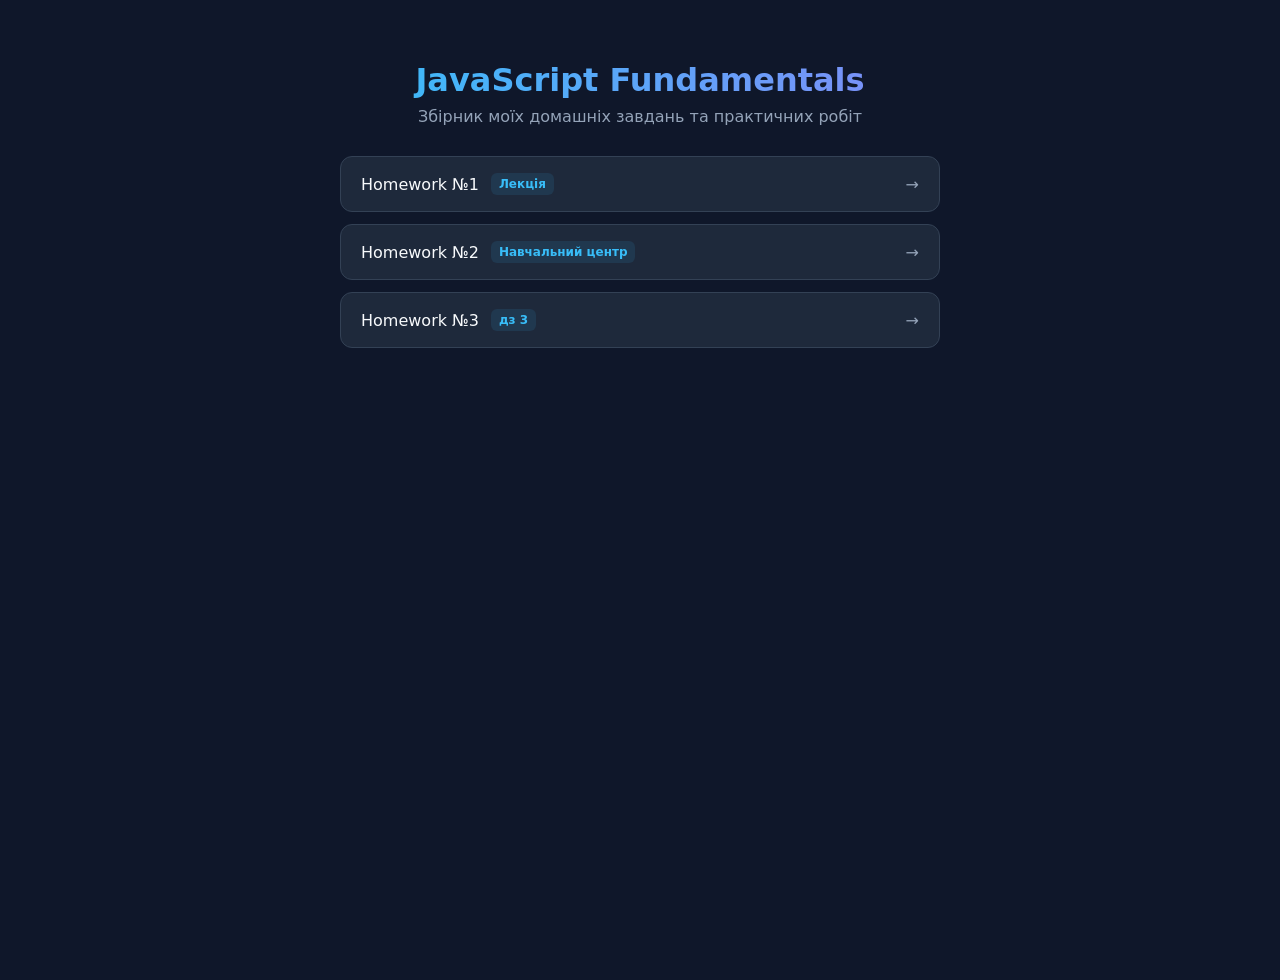
<file: index.html>
<!DOCTYPE html>
<html lang="ua">
<head>
    <meta charset="UTF-8">
    <meta name="viewport" content="width=device-width, initial-scale=1.0">
    <title>Homework JS Fundamentals</title>
    <!-- Підключення окремого CSS файлу -->
    <link rel="stylesheet" href="style.css">
</head>
<body>
    <div class="container">
        <header>
            <h1>JavaScript Fundamentals</h1>
            <p class="subtitle">Збірник моїх домашніх завдань та практичних робіт</p>
        </header>

        <ul class="homework-list">
            <li class="homework-item">
                <a href="Homework_01/page1.html" class="homework-link">
                    <div class="homework-title">
                        <span>Homework №1</span>
                        <span class="homework-badge">Лекція </span>
                    </div>
                    <span class="arrow">&rarr;</span>
                </a>
            </li>
            <li class="homework-item">
                <a href="Homework_02/page2.html" class="homework-link">
                    <div class="homework-title">
                        <span>Homework №2</span>
                        <span class="homework-badge">Навчальний центр</span>
                    </div>
                    <span class="arrow">&rarr;</span>
                </a>
            </li>
            <li class="homework-item">
                <a href="Homework_03/page3.html" class="homework-link">
                    <div class="homework-title">
                        <span>Homework №3</span>
                        <span class="homework-badge">дз 3 </span>
                    </div>
                    <span class="arrow">&rarr;</span>
                </a>
            </li>
        </ul>
    </div>
</body>
</html>
</file>
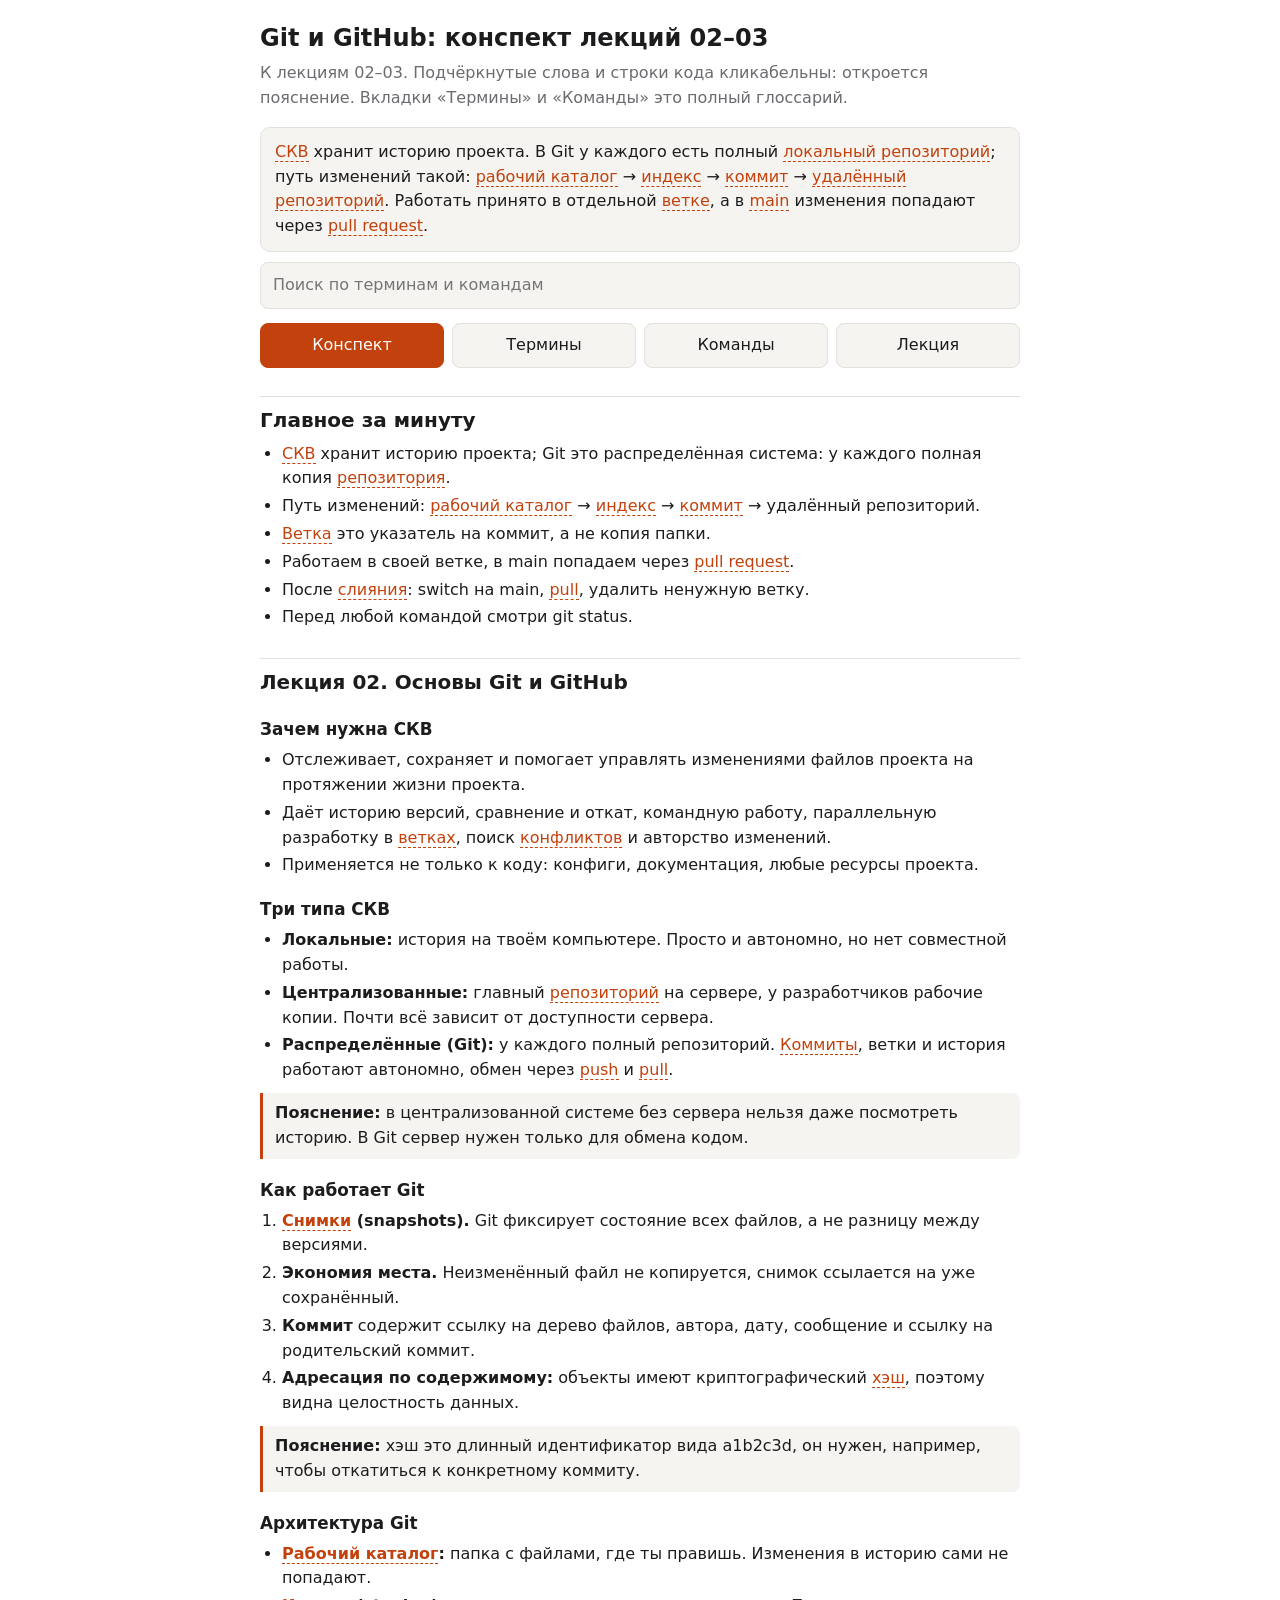
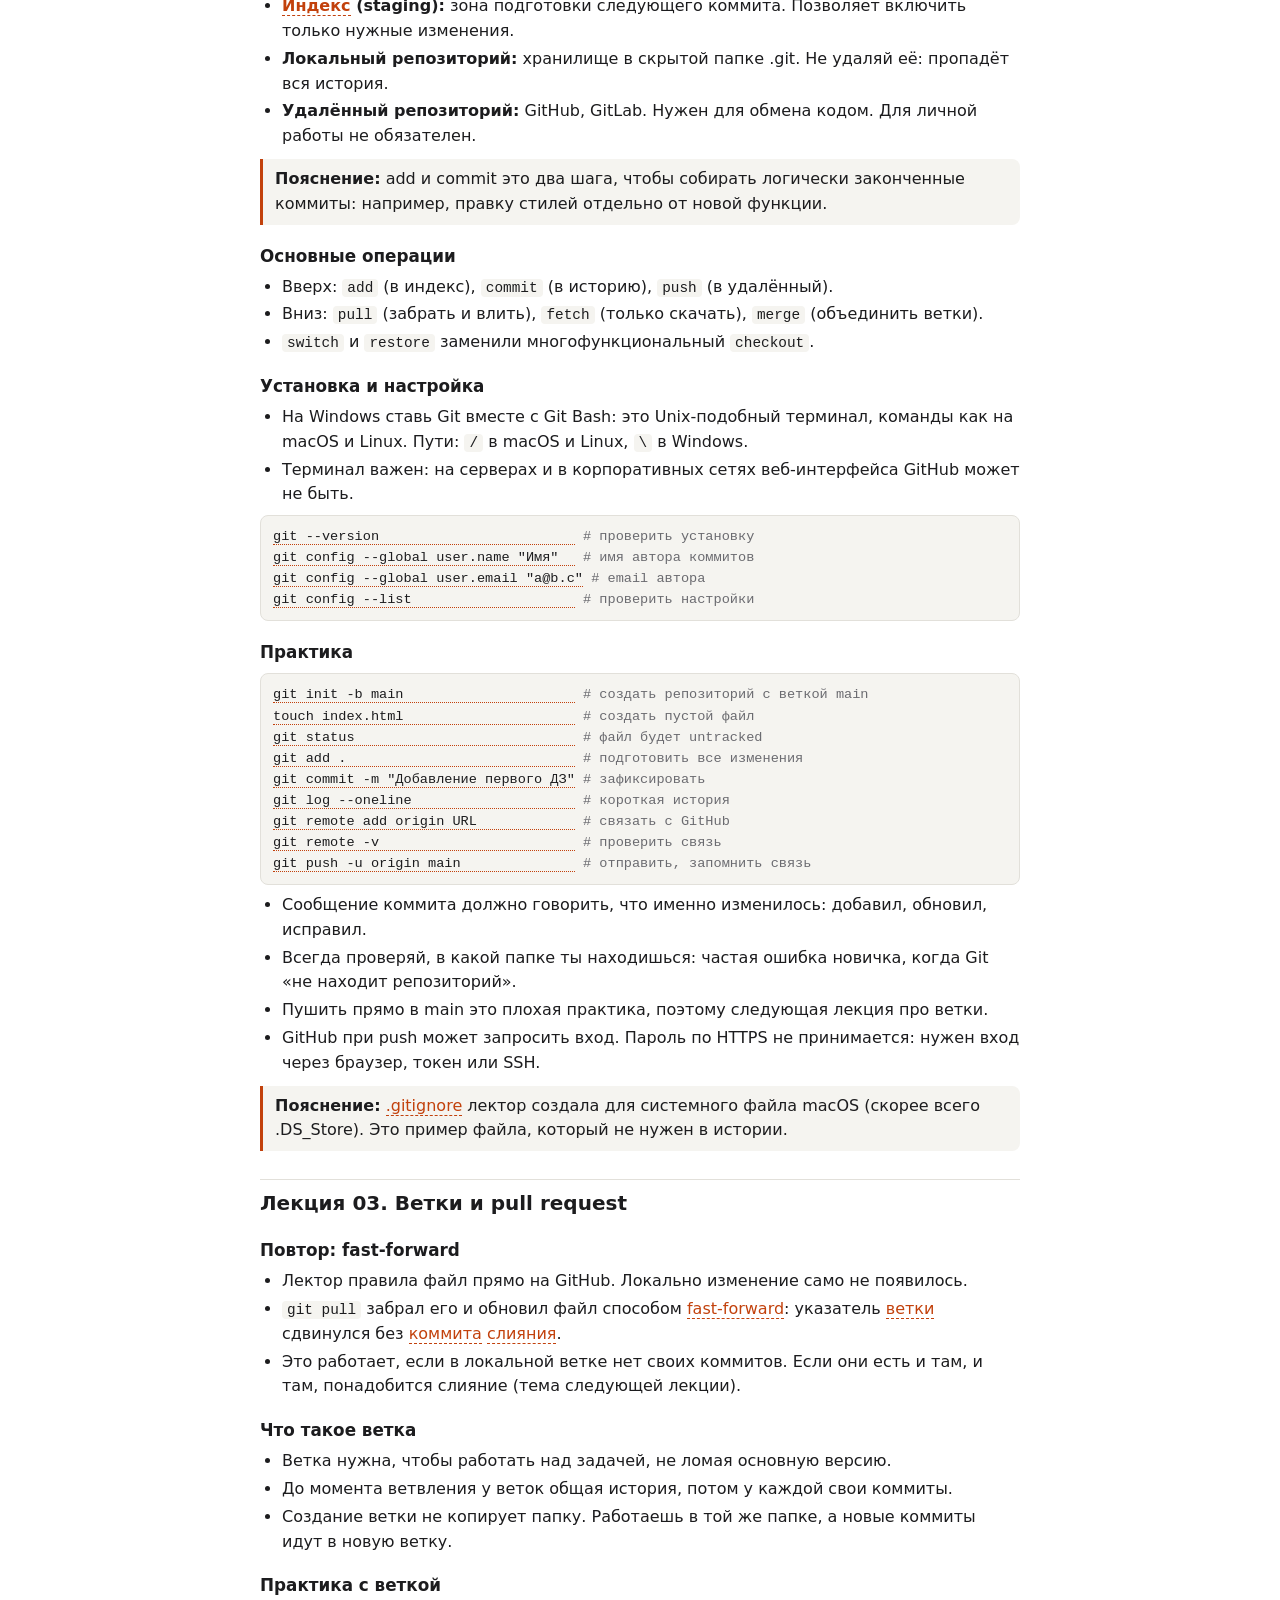
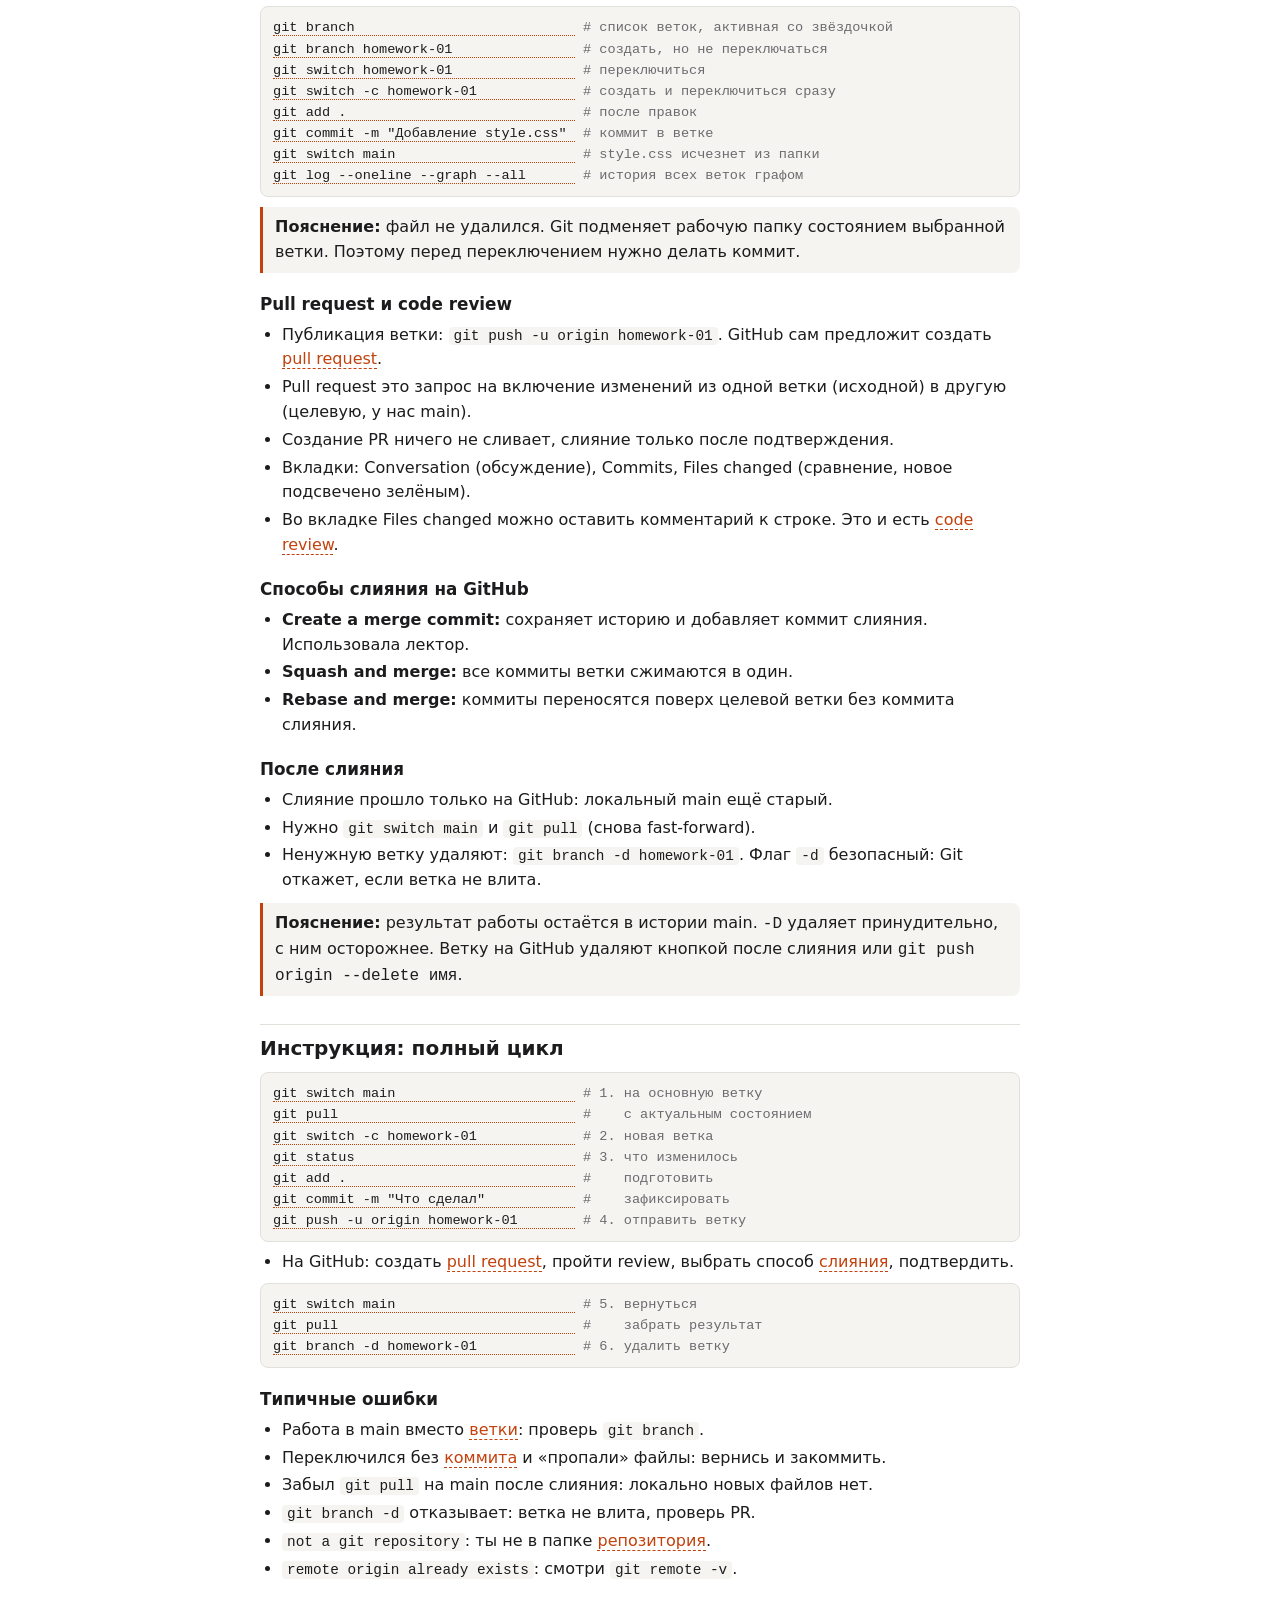
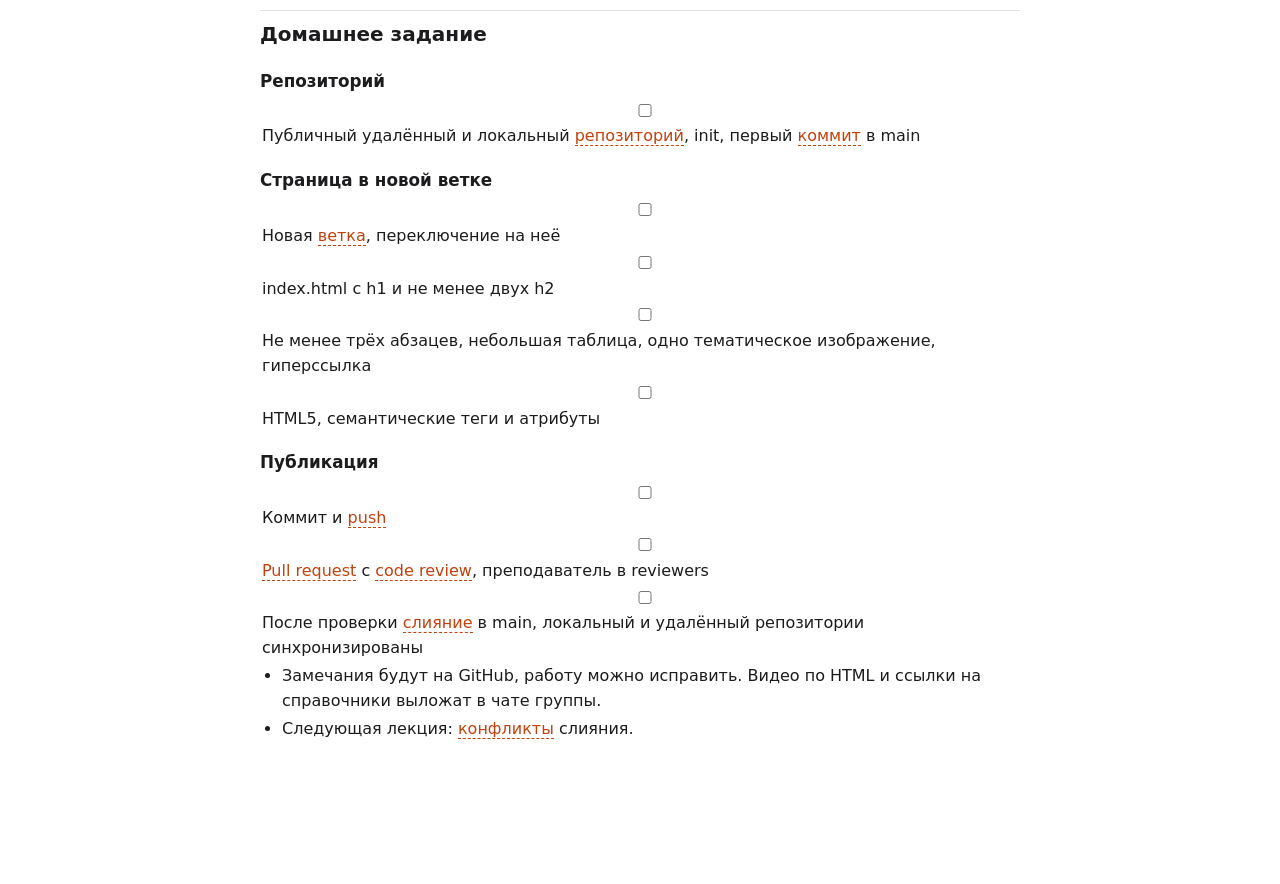
<file: Homework_01/index.html>
<!DOCTYPE html>
<html lang="ru"><head><meta charset="utf-8">
<meta name="viewport" content="width=device-width, initial-scale=1, viewport-fit=cover">
<title>Git и GitHub: конспект лекций 02–03</title>
<style>
:root{--bg:#fff;--fg:#1c1c1e;--mu:#6b6b70;--ac:#c2410c;--cd:#f5f4f0;--bd:#e2e0da;color-scheme:light;box-sizing:border-box;padding-top:env(safe-area-inset-top,0px);padding-bottom:env(safe-area-inset-bottom,0px)}
@media(prefers-color-scheme:dark){:root:not([data-theme="light"]){--bg:#1b1b1d;--fg:#ececec;--mu:#9a9aa0;--ac:#fb923c;--cd:#26262a;--bd:#3a3a40;color-scheme:dark}}
:root[data-theme="dark"]{--bg:#1b1b1d;--fg:#ececec;--mu:#9a9aa0;--ac:#fb923c;--cd:#26262a;--bd:#3a3a40;color-scheme:dark}
html{scroll-padding-top:env(safe-area-inset-top,0px)}
body{margin:0;background:var(--bg);color:var(--fg);font:16px/1.55 system-ui,-apple-system,"Segoe UI",Roboto,sans-serif}
main{max-width:760px;margin:0 auto;padding:20px 16px 140px}
h1{font-size:1.5rem;margin:0 0 4px}
.sub{color:var(--mu);margin:0 0 16px}
input{width:100%;box-sizing:border-box;padding:10px 12px;border:1px solid var(--bd);border-radius:8px;background:var(--cd);color:var(--fg);font:inherit}
.tabs{display:flex;gap:8px;margin:14px 0}
.tabs button{flex:1;padding:9px;border:1px solid var(--bd);border-radius:8px;background:var(--cd);color:var(--fg);font:inherit;cursor:pointer}
.tabs button.on{background:var(--ac);color:#fff;border-color:var(--ac)}
.t{color:var(--ac);border-bottom:1px dashed var(--ac);cursor:pointer}
.card{background:var(--cd);border:1px solid var(--bd);border-radius:10px;padding:12px 14px;margin:10px 0}
.card h3{margin:0 0 2px;font-size:1rem}
.alt{color:var(--mu);font-size:.85rem}
code,.cmd{font-family:ui-monospace,Menlo,Consolas,monospace}
.cmd{display:block;font-size:.92rem;cursor:pointer;overflow-x:auto;white-space:nowrap}
.bd{margin:8px 0 0;padding:0;list-style:none;font-size:.9rem}
.bd li{padding:2px 0}.bd code{color:var(--ac);font-weight:600}
.chip{display:inline-block;margin:6px 6px 0 0;padding:2px 10px;border:1px solid var(--bd);border-radius:99px;font-size:.85rem;cursor:pointer;background:var(--bg)}
#pop{position:fixed;left:0;right:0;bottom:0;background:var(--cd);border-top:2px solid var(--ac);padding:14px 16px calc(16px + env(safe-area-inset-bottom,0px));max-height:55vh;overflow:auto;box-shadow:0 -6px 24px rgba(0,0,0,.18)}
#pop>div{max-width:760px;margin:0 auto}
#pop[hidden]{display:none}
#x{float:right;border:0;background:none;color:var(--mu);font-size:1.4rem;cursor:pointer}
.hide{display:none}
.toc{display:flex;flex-wrap:wrap;gap:6px;margin:10px 0}.toc .chip{margin:0}.srcn{color:var(--mu);font-size:.9rem}#s3 p{margin:8px 0}
.sec{font-size:1.25rem;margin:28px 0 6px;padding-top:8px;border-top:1px solid var(--bd)}
#s0 h3{font-size:1.05rem;margin:18px 0 4px}
pre{background:var(--cd);border:1px solid var(--bd);border-radius:8px;padding:10px 12px;overflow-x:auto;font-size:.85rem;line-height:1.55;margin:8px 0}
.ln{cursor:pointer;border-bottom:1px dotted var(--ac)}.cm{color:var(--mu)}
.note{border-left:3px solid var(--ac);background:var(--cd);padding:8px 12px;margin:10px 0;border-radius:0 8px 8px 0}
#s0 ul,#s0 ol{padding-left:22px;margin:6px 0}#s0 li{margin:3px 0}#s0 li.ck{list-style:none;margin-left:-20px}
#s0 p code,#s0 li code{background:var(--cd);padding:1px 5px;border-radius:4px;font-size:.9em}
</style></head><body><main>
<h1>Git и GitHub: конспект лекций 02–03</h1>
<p class="sub">К лекциям 02–03. Подчёркнутые слова и строки кода кликабельны: откроется пояснение. Вкладки «Термины» и «Команды» это полный глоссарий.</p>
<div class="card" id="intro"></div>
<input id="q" type="search" placeholder="Поиск по терминам и командам">
<div class="tabs"><button id="b0" class="on">Конспект</button><button id="b1">Термины</button><button id="b2">Команды</button><button id="b3">Лекция</button></div>
<section id="s0"></section><section id="s1" class="hide"></section><section id="s2" class="hide"></section><section id="s3" class="hide"></section>
</main>
<aside id="pop" hidden><div><button id="x" aria-label="Закрыть">×</button><div id="pc"></div></div></aside>
<script type="text/plain" id="doc">
# Главное за минуту
- СКВ хранит историю проекта; Git это распределённая система: у каждого полная копия репозитория.
- Путь изменений: рабочий каталог → индекс → коммит → удалённый репозиторий.
- Ветка это указатель на коммит, а не копия папки.
- Работаем в своей ветке, в main попадаем через pull request.
- После слияния: switch на main, pull, удалить ненужную ветку.
- Перед любой командой смотри git status.

# Лекция 02. Основы Git и GitHub
## Зачем нужна СКВ
- Отслеживает, сохраняет и помогает управлять изменениями файлов проекта на протяжении жизни проекта.
- Даёт историю версий, сравнение и откат, командную работу, параллельную разработку в ветках, поиск конфликтов и авторство изменений.
- Применяется не только к коду: конфиги, документация, любые ресурсы проекта.

## Три типа СКВ
- **Локальные:** история на твоём компьютере. Просто и автономно, но нет совместной работы.
- **Централизованные:** главный репозиторий на сервере, у разработчиков рабочие копии. Почти всё зависит от доступности сервера.
- **Распределённые (Git):** у каждого полный репозиторий. Коммиты, ветки и история работают автономно, обмен через push и pull.

> Пояснение: в централизованной системе без сервера нельзя даже посмотреть историю. В Git сервер нужен только для обмена кодом.

## Как работает Git
1. **Снимки (snapshots).** Git фиксирует состояние всех файлов, а не разницу между версиями.
2. **Экономия места.** Неизменённый файл не копируется, снимок ссылается на уже сохранённый.
3. **Коммит** содержит ссылку на дерево файлов, автора, дату, сообщение и ссылку на родительский коммит.
4. **Адресация по содержимому:** объекты имеют криптографический хэш, поэтому видна целостность данных.

> Пояснение: хэш это длинный идентификатор вида a1b2c3d, он нужен, например, чтобы откатиться к конкретному коммиту.

## Архитектура Git
- **Рабочий каталог:** папка с файлами, где ты правишь. Изменения в историю сами не попадают.
- **Индекс (staging):** зона подготовки следующего коммита. Позволяет включить только нужные изменения.
- **Локальный репозиторий:** хранилище в скрытой папке .git. Не удаляй её: пропадёт вся история.
- **Удалённый репозиторий:** GitHub, GitLab. Нужен для обмена кодом. Для личной работы не обязателен.

> Пояснение: add и commit это два шага, чтобы собирать логически законченные коммиты: например, правку стилей отдельно от новой функции.

## Основные операции
- Вверх: `add` (в индекс), `commit` (в историю), `push` (в удалённый).
- Вниз: `pull` (забрать и влить), `fetch` (только скачать), `merge` (объединить ветки).
- `switch` и `restore` заменили многофункциональный `checkout`.

## Установка и настройка
- На Windows ставь Git вместе с Git Bash: это Unix-подобный терминал, команды как на macOS и Linux. Пути: `/` в macOS и Linux, `\` в Windows.
- Терминал важен: на серверах и в корпоративных сетях веб-интерфейса GitHub может не быть.

```bash
git --version                         # проверить установку
git config --global user.name "Имя"   # имя автора коммитов
git config --global user.email "a@b.c" # email автора
git config --list                     # проверить настройки
```

## Практика
```bash
git init -b main                      # создать репозиторий с веткой main
touch index.html                      # создать пустой файл
git status                            # файл будет untracked
git add .                             # подготовить все изменения
git commit -m "Добавление первого ДЗ" # зафиксировать
git log --oneline                     # короткая история
git remote add origin URL             # связать с GitHub
git remote -v                         # проверить связь
git push -u origin main               # отправить, запомнить связь
```
- Сообщение коммита должно говорить, что именно изменилось: добавил, обновил, исправил.
- Всегда проверяй, в какой папке ты находишься: частая ошибка новичка, когда Git «не находит репозиторий».
- Пушить прямо в main это плохая практика, поэтому следующая лекция про ветки.
- GitHub при push может запросить вход. Пароль по HTTPS не принимается: нужен вход через браузер, токен или SSH.

> Пояснение: .gitignore лектор создала для системного файла macOS (скорее всего .DS_Store). Это пример файла, который не нужен в истории.

# Лекция 03. Ветки и pull request
## Повтор: fast-forward
- Лектор правила файл прямо на GitHub. Локально изменение само не появилось.
- `git pull` забрал его и обновил файл способом fast-forward: указатель ветки сдвинулся без коммита слияния.
- Это работает, если в локальной ветке нет своих коммитов. Если они есть и там, и там, понадобится слияние (тема следующей лекции).

## Что такое ветка
- Ветка нужна, чтобы работать над задачей, не ломая основную версию.
- До момента ветвления у веток общая история, потом у каждой свои коммиты.
- Создание ветки не копирует папку. Работаешь в той же папке, а новые коммиты идут в новую ветку.

## Практика с веткой
```bash
git branch                            # список веток, активная со звёздочкой
git branch homework-01                # создать, но не переключаться
git switch homework-01                # переключиться
git switch -c homework-01             # создать и переключиться сразу
git add .                             # после правок
git commit -m "Добавление style.css"  # коммит в ветке
git switch main                       # style.css исчезнет из папки
git log --oneline --graph --all       # история всех веток графом
```
> Пояснение: файл не удалился. Git подменяет рабочую папку состоянием выбранной ветки. Поэтому перед переключением нужно делать коммит.

## Pull request и code review
- Публикация ветки: `git push -u origin homework-01`. GitHub сам предложит создать pull request.
- Pull request это запрос на включение изменений из одной ветки (исходной) в другую (целевую, у нас main).
- Создание PR ничего не сливает, слияние только после подтверждения.
- Вкладки: Conversation (обсуждение), Commits, Files changed (сравнение, новое подсвечено зелёным).
- Во вкладке Files changed можно оставить комментарий к строке. Это и есть code review.

## Способы слияния на GitHub
- **Create a merge commit:** сохраняет историю и добавляет коммит слияния. Использовала лектор.
- **Squash and merge:** все коммиты ветки сжимаются в один.
- **Rebase and merge:** коммиты переносятся поверх целевой ветки без коммита слияния.

## После слияния
- Слияние прошло только на GitHub: локальный main ещё старый.
- Нужно `git switch main` и `git pull` (снова fast-forward).
- Ненужную ветку удаляют: `git branch -d homework-01`. Флаг `-d` безопасный: Git откажет, если ветка не влита.

> Пояснение: результат работы остаётся в истории main. `-D` удаляет принудительно, с ним осторожнее. Ветку на GitHub удаляют кнопкой после слияния или `git push origin --delete имя`.

# Инструкция: полный цикл
```bash
git switch main                       # 1. на основную ветку
git pull                              #    с актуальным состоянием
git switch -c homework-01             # 2. новая ветка
git status                            # 3. что изменилось
git add .                             #    подготовить
git commit -m "Что сделал"            #    зафиксировать
git push -u origin homework-01        # 4. отправить ветку
```
- На GitHub: создать pull request, пройти review, выбрать способ слияния, подтвердить.
```bash
git switch main                       # 5. вернуться
git pull                              #    забрать результат
git branch -d homework-01             # 6. удалить ветку
```
## Типичные ошибки
- Работа в main вместо ветки: проверь `git branch`.
- Переключился без коммита и «пропали» файлы: вернись и закоммить.
- Забыл `git pull` на main после слияния: локально новых файлов нет.
- `git branch -d` отказывает: ветка не влита, проверь PR.
- `not a git repository`: ты не в папке репозитория.
- `remote origin already exists`: смотри `git remote -v`.

# Домашнее задание
## Репозиторий
- [ ] Публичный удалённый и локальный репозиторий, init, первый коммит в main
## Страница в новой ветке
- [ ] Новая ветка, переключение на неё
- [ ] index.html с h1 и не менее двух h2
- [ ] Не менее трёх абзацев, небольшая таблица, одно тематическое изображение, гиперссылка
- [ ] HTML5, семантические теги и атрибуты
## Публикация
- [ ] Коммит и push
- [ ] Pull request с code review, преподаватель в reviewers
- [ ] После проверки слияние в main, локальный и удалённый репозитории синхронизированы
- Замечания будут на GitHub, работу можно исправить. Видео по HTML и ссылки на справочники выложат в чате группы.
- Следующая лекция: конфликты слияния.
</script>
<script type="text/plain" id="lec">
# ▶ Лекція 02 · Основи Git та GitHub
# Вступ: про що лекція

Добре, так тому, щоб не було в нас проблем, так будемо працювати в такому форматі. А ще раз всім добрий вечір тема, сьогоднішнього нашого заняття це. Система, контролю версій, це дуже важливе питання яке дасть, нам можливість далі рухатися по нашому курсу, і здавати домашнє завдання взагалі розуміти. Як побудована, така таке питання такий момент як розподілена робота?

Особливо, в проекті коли у нас много розробників, коли працює ціла команда, яким чином код? Кодова, база яка створюється під час розробки, проєкта яким чином, можна до неї доступитися, яким чином, можна внести свої правки, і об'єднати їх з загальним проектом. Тобто сьогодні саме така тема, і відразу хочу сказати, що цю тему я розділила. На 2 частини тобто перша, частина сьогодні ми поговоримо про базові такі команди роботи з ми будемо працювати з вами я буду працювати в терміналі тобто ми будемо говорити з вами про те, що дійсно знати команди завдяки які, ми можемо працювати з Git.

Це дуже важливе питання, давайте, будемо розпочинати спочатку напевно давайте ми визначимо з.

# Що таке система контролю версій

Вами, що ж саме таке система контролю версій і ми. Повинні розуміти що система контролю версії це дійсно потужна. Система яка призначена для відстеження збереження керування змінами в файлах проекту протягом його життєвого циклу. Ми повинні розуміти що саме система контролю версій дійсно забезпечує ведення історії версій вона забезпечує ідентифікацію авторів змін, які відбуваються порівняння, відновлення попередніх станів.

Проєкту, також звісно як я, вже сказала підтримую паралельну розробку і об'єднання змін. Якщо ми говоримо про систему контролю версій то тут нам також потрібно сказати що такі системи, контролю версії застосовуються. Саме для організації роботи з вихідним кодом, також можуть застосовуватися до файлів конфігурації, технічні документації, взагалі, будь-якими ресурсами програмного, проекту, і якщо говорити. Про основні такі можливості систем контролю версії то тут необхідно, сказати, що перше це збереження, історії, відповідно тобто це фіксація, послідовних станів проєкту з можливістю перегляду порівняння відновлення, попередніх версій, також.

Це організація, командної, роботи це відповідно забезпечення одночасно роботи декількох розробників, над спільним проектом. І не малаважним є, можливість узгодження та об'єднання внесених змін, і паралельна. Розробка, це також основна, така можливість коли ми можемо використовувати наші гілки для. Такого незалежного виконання окремих завдань реалізації нових функціональних можливостей, або виправлення помилок так дуже важливим є, виявлення і узгодження ліквідація конфліктів так тобто виявлення, конфліктів коли ми про це говоримо ми розуміємо що бувають, випадки, коли у нас визначені несумісні зміни які, можуть бути, внесені різними розробниками і саме система контролю версія дає.

Нам можливість дає нам механізми такого узгодження щоб позбутися саме таких конфліктів. Також важливим моментом є відстеження авторства тобто відповідно збереження відомості про авторів час внесення змін, їх призначення, що забезпечує фактично можливість аналізу історії розробки. Тобто це такі основні, основні, можливості систем контролю версії на які я, хотіла звернути вашу увагу нам потрібно обов'язково. Розуміти що залежно від способу організації зберігання даних, розташування репозиторів, механізмів взаємодії між розробниками.

# Три типи систем контролю версій

Системи контролю, версії поділяються на 3 таких основних типи це. У нас локальні централізовані і розподілені, і дуже круто? Коротко, яка відмінність між ними для, чого, вони призначені почнемо з саме з локальних систем. Контроля версій це системи в яких історія з мінфайлів зберігається безпосередньо на комп'ютері користувача тобто вони, дозволяють переглядати порівнювати відновлювати, попередні, версії, файлів, без підключення до мережі основними перевагами, звісно є простота, використання.

Автономність, но також є недоліки обмеження тобто до обмежень, і недоліків. Я б віднесла, відсутність вбудованих механізмів синхронізації, змін, і організації, спільної роботи розробників ми. Бачимо, таку, загальну схему а локальної системи контролю версій, так і ми можемо, побачити що історія змін, файлу зберігається в локальній версії так на комп'ютері користувача відповідно кожна версія відображає певний, стан. Файлу а операція чекаут яка також тут позначена дозволяє отримати вибрану версію для подальшої роботи тобто всі операції виконуються локально без звернення, вже до віддаленого сервера наступний тип, це централізовані системи контролю версій це.

Система в яких, основний, репозиторій з історією змін проекту розташований. На центральному сервері розробники працюють з локальними копіями файлів а операції. Керування, версіями, та, передавання, змін виконується вже дійсно взаємодії з серцем і така архітектура забезпечує централізоване зберігання, створює розробки, узгодження, змін керування, доступом користувачів, основним обмеженням. Я, б, сказала є, те що є така залежність більшості операцій від доступності сервера до мережевого з'єднання.

А якщо ми подивимося на схему, яка відображає саме централізовану систему контролю версій. То тут ми можемо побачити що в нас є центральний сервер, який зберігає репозиторій, історію змін проекту. А розробники працюють із локальними робочими копіями файлів операція яку ми бачимо, вона, передає зафіксовані. Зміни до центрального репозиторію а друга операція забезпечує отримання актуальної зміни сервера.

Таким чином, синхронізація роботи учасників здійснюється через єдиний, такий центральний репозиторій. І розподілені системи контролю версії, на яких, ми будемо зосереджуватися з вами це знов таки, система в. Яких, кожен розробник, таку, власну повноцінну копію репозиторія, з файлами проєкту, і історія змі. Така архітектура дозволяє, нам автономно виконувати основні операції, керування, версіями, а саме.

Це у нас фіксування змін, створення, гілок, гілки, перегляд історії, відновлювання, попередніх, станів нашого, проекту для організації такої розробки. Репозиторії вони синхронізуються з віддаленими, забезпечує, відповідно обмін та об'єднання змін між учасниками. І такими прикладами ви бачите є, дід про яким якраз ми будемо з вами сьогодні говорити. І знов якщо ми повертаємося до схеми яка відображена саме на слайді то тут саме представлена архітектура розподілена тема контролю версій.

Де кожен, розробник, локальний репозиторій з історією змін і робочу копію файлів проекту операції, які тут також позначені, це операція коміт вона. Виконує, локальну, фіксацію змін операція, пуш передає каміти до віддаленого репозиторію а. Пул, відповідно утримає та інтегрує зміни з ними, і. Така модель дійсно забезпечує, автономну роботу розробників і синхронізацію результатів через спільний, репозиторія що є основною такою перевагою.

І розподілені, саме системи контролю версій, дійсно набули такого широкого застосування в сучасній розробці завдяки можливості такої незалежної локальної роботи, і ефективної синхронізації змін між учасниками проекту і.

# Git: принципи роботи, знімки і коміти

Як я вже сказала найбільш популярною є, саме дід і принципи функціонування архітектуру. Якраз наша задача з вами сьогодні розглянути давайте розпочнемо з вами саме з принципів роботи а потім перейдемо, вже до архітектури чому. Тому, що коли ми будемо говорити про архітектуру ми будемо з вами вже застосовувати розуміння принципів роботи. Рухаємося далі як ви вже зрозуміли що Git це.

Дійсно розподілена система контролю версій і вона призначена для відстеження змін в файлах проекту організації спільної роботи збереження, історії, розробки, і. Фактично в основі, роботи, Git дійсно лежить модель знімків стану проекту тобто снапшотіс тобто дід у нас фіксує стан проекту там на певний момент. Часу знімок, снапшот, відповідно це таке представлення стану, файлів. І каталогів проекту які, підготовлені для подальшого збереження в історії версії кожен такий снапшот дозволяє відтворити відповідний стан проекту незалежно від подальшої змі тобто для для оптимізації.

Використання сховища, Git повторно використовує раніше збереження об'єкти, файлів вміст, яких, не змінився тобто ключовий момент, є, те що саме ми будемо використовувати Git. Буде, використовувати якщо зміст файлів не змінився, то відповідно вони не потраплять, не буде створюватися відповідно новий об'єкт а буде посилатися на той об'єкт, який залишився незмінним. І таким чином, формування, такого нового знімка воно не потребує дублювання всіх файлів проекту давайте, подивимося розберемо з вами такий приклад який ми тут бачимо у нас є. 3, таких снапшоти і фактично ми можемо, бачити перший все-таки початковий стан коли у нас було 3 файла індекс HTML на певному.

Етапі розробки проекту в нас відбулися, не тільки, файлі індекс, HTML і відповідно оскільки, файл був змінений у нас вже створено відповідний, зафіксовані, відповідні зміни, у нас створена снепшот 2 і зверніть будь ласка увагу що оскільки, зміни відбулися тільки в індекс HTML то саме цей файл буде додано буде додано до оновленого стану нашого проекту файли стайл djs вот скільки оновлень не, відбулося змін не відбулося? То відповідно і посилання які відбуваються саме в снапшуті другом. Будуть посилатися на ті ж самі файли які, в яких зміни не відбулися і це. Дійсно дає можливість не дублювати дані які містяться в незмінених файлах.

І ми бачимо що в третьому, вже відбулися знов зміни і в індексі і додатково в і це означає що відповідно до цього, снапшоту, будуть додатково збережені як додаткові об'єкти. Оновлені, не оновлені нові об'єкти саме для індексу, а. Файл, стай цс оскільки, зміни не відбулися то він, залишається без змін і посилається той самий файл який було збережено і зафіксовано раніше тобто тут. Саме така логіка звісно спрощена, логіка роботи з нашими для, збереження знімка, в історії, Git, створюється відповідно коміт тобто це такий запис, який фіксує певний стан проєкта і він містить зазвичай метадані необхідні для ідентифікації коміта кожен.

Коміт, містить посилання на дерево файлі відповідного стану проєкта. Також інформацію про автора, дату створення, повідомлення, з описом, змін, та посилання на батьківську або комітек тобто саме таким чином, саме для організації. Зберігання даних, Git використовує механізм адресації за вмістом, тобто об'єкти ідентифікуються за криптографічними хешами що дійсно дозволяє, встановлювати зв'язки між збереженими даними та перевіряти їх цілісність, послідовність саме. Взаємопов'язаних камітів формує історію розвитку проекту яку ми з вами до речі.

Сьогодні побачимо, коли вже будемо створювати наші віддалені, репозиторії. І наші локальна репозиторія саме завдяки цьому Git забезпечує можливість порівняння версій він знов, таки. Забезпечує аналіз внесених змін, і за необхідністю відновлення попередніх попередніх станів, тобто саме таким чином. Архітектура, Git, передбачає такий розподіл процесів редагування, файлу, підготовки, змін збереження, історії, версії, і далі синхронізація.

Між розробниками, відповідно до розташування даних і характеру, тих операцій які, виконуються розрізняють, локальні, і віддалене середовище ми бачимо також.

# Архітектура Git: локальне і віддалене середовище

На схемі тобто локальне середовище воно охоплює компоненти, Git, які розташовані саме на комп'ютері розробника. Воно саме забезпечує виконання основних операцій керування версіями без фактично необхідного постійного підключення, підключення, до мережі. І як ми бачимо, до його складу, входять 3 компоненти це робоча робочий каталог. Це у нас область індексації, це локальна репозиторія, і дуже коротко по, кожному, з тих з.

Цих компонентів, тобто робочий каталог це фактично частина файлової системи. Комп'ютера в якій, розміщуються файли поточної версії проекту саме тут ми будемо створювати редагувати видаляти наші, файли так за допомогою або середовища розробки, або редактора вихідного, коду, і зміни, які внесені, до робочого, та каталогу не включаються, автоматично, до історії це також. Я буду акцентувати на цьому вашу увагу для, їх фіксації необхідно буде виконувати спеціальні відповідні операції друга. Це у нас область індексації то це така проміжна, структура Git, яка призначена для підготовки вмісту наступного коміту, саме вона дозволяє визначити, які саме зміни, необхідно включити до чергової, версії проекту використання області індексації дійсно забезпечує можливість формування таких логічно завершених комітів, без необхідності одночасної фіксації всіх змін робочого, каталогу.

І третій, третя складова, це локальна репозиторія це сховище Git. На комп'ютері розробника, яке містить, об'єкти систему, контролю версії. Історію, комітів, посилання на гілки, і відповідно службову, інформацію в звичайному репозиторії Git ці дані зберігаються. В прихованому каталозі крапка Git який розташований в кореневому каталозі нашого проєкту, ми сьогодні, це побачимо з вами наявність, такого повноцінного локального репозиторію дозволяє незалежно.

Від віддаленого сервера, фіксувати зміни, переглядати історію, створювати гілки, оновлювати попередній стану проєкту, тобто повноцінно працювати. З версіями, нашої, нашого проекту окремим елементом, такої, структури є віддалене середовище віддалене репозиторій, це вже. Репозиторій Git, який доступний, через мережу та призначений для обміну змінами між розробниками. Дійсно він, може розміщуватися на власному наприклад, сервері, організації це.

Може бути спеціалізована платформа наприклад, така як GitHub, гітллаб, або наприклад, і тут треба розуміти, що віддалена репозиторій забезпечує такий спільний доступ до історії проєкту синхронізацію, комітів організацію, командної розробки. Водночас, його, наявність дійсно не є обов'язковою умовою взагалі використання, Git оскільки, ми чітко розуміємо структуру архітектуру нашого. Наших, локальних, і віддалених, середовищ тому фактично ми можемо просто самі для себе створити локальний такий репозиторій користуватися. Їм, і не, обов'язково наявність віддаленого репозиторію, ух мене чутно.

Будь, ласка, підкажіть, мене, чутно, у мене, просто був дякую. Був бросок брав сук, електроенергії, ми розуміємо, повторю, що ми розуміємо. З вами, про те, що ми можемо взагалі самі для себе. Створити таке локальна репозиторія використовувати, ті ж самі команди, які ми використовували з вами, взагалі, при, роботі згід і знов таки для зберігання нашого проекту.

Для, зберігання історія наших комітів, можливості отримати попередню версію нашого проекту. Якщо дійсно щось, пішло, не так і нам потрібно, повернутися. До якоїсь попередньої працюючої версії, ми можемо все робити в локальному репозиторії нам для. Цього, не обов'язково використовувати, відповідно віддалене репозиторії віддалене репозиторій, ще раз потрібен для того, щоб можна, було обмінюватися кодовою базою з іншими розробниками тобто для такої колаборації для спільної роботи тобто.

Саме і давайте, подивимося, на основні операції тобто як я сказала сьогодні. Ми з вами тільки розпочинаємо знайомство так з ми. Сьогодні, поговоримо про базові стандартні операції але такі кейси, які, дійсно більш практичні, які, зустрічаються в повсякденній розробці які, говорять, і покажуть нам яким чином, розв'язуються конфлікт, які можуть виникнути як запобігти таким конфліктам. Тобто це буде вже тема нашого наступного заняття у вівторок.

І давайте, по, основних операціях зараз проговоримо, то як ми. Вже розуміємо що робота, з Git передбачає переміщення синхронізацію даних між компонентами локального і віддаленого середовища.

# Основні операції та команди

І залежно вже від призначення то операцію, яку, необхідно виконати можна відокремити, висхідний, потік або публікацію і складний, потік тобто синхронізацію, та навігацію, тобто дійсно висхідний потік він. Пов'язано з з підготовкою та публікацією змін а зворотній, потік, дійсно охоплює таке утримання оновлень, та. Вже роботу з історією, проєкта, і висхідний потік відображає саме послідовність операцій від. Редагування, файлів в робочому, каталозі до передавання, зафіксованих змін вже у віддалений репозиторії, наприклад, віта дд це.

Підготовка змін до фіксації команда, додає вибраних зміст файлів із робочого каталогу до області індексації пам'ятаймостей. Таким чином, відбувається формування набору змін для наступного каніку, це вже фіксація змін. Саме в локальному, репозиторію, команда створює коміт на основі підготовленого стану проєкту і при, цьому зберігає відповідний знімок і метадані. Вже в локальній історії самого гітару Git push це передавання, змін, до.

Віддаленого репозиторію, команда передає необхідні локальні об'єкти Git, та оновлює відповідні посилання у віддаленому репозиторії і таким, чином забезпечує, публікацію результатів роботи таким. Чином, ми можемо спочатку сформувати, зміни локально зафіксувати, їх у вигляді камітів і. Лише тільки, після цього можемо передати до віддаленого репозиторію якщо ми говоримо про зворотній потік то він охоплює отримання змін із віддаленого репозиторію та вже їх інтеграцію в локальну. Історію, тобто окремі команди також можуть забезпечувати перемикання між гілками.

Об'єднання результатів паралельної розробки, і до таких операцій можна віднести тут до речі їх, і немає деяких. Такий малюночок, а дивіться, така дуже цікава git-пул, ми бачимо, git-пул це таке отримання, та інтеграція, віддалених змін тобто команда утримує зміни. З віддаленого репозиторії інтегрує в поточну локальну гілку шляхом злиття, тобто виконання або перебазування і. Це у нас є така команда, вже залежно від тих налаштувань які відбуваються, але є.

Ще така команда це отримання, даних з віддаленого репозиторію коли команда дозволяє, завантажувати нові коміти, оновлювати відомості, про віддалені гілки вже без автоматичного включення отриманих змін до поточної локальної локальної гілки тобто ми будемо. Більш детальніше, про це говорити вже на наступному занятті. Годину наших занять неможливо, в годину, неможливо, вмістити таку складну роботу саме з Git. І ми бачимо, тут є, Git, чекаут це вже перемикання між гілками та відновлення файлів так команда дійсно дозволяє.

Нам перейти, до іншої гілки, або до вибраного коміту. Оновити відповідний стан робочого каталогу і ця команда, також підтримує відновлення файлів із визначеного стану репозиторів. І в сучасних версіях Git, саме для, цих, завдань дійсно передбачені такі спеціалізовані команди які ми будемо, про які, ми будемо з вами говорити. Це Git світ чи Git, рестор, які чітко розділяють відповідні, операції також ми.

Бачимо з вами на нашому наші люстрації і гітмарч. Це об'єднання зміни з різних гілок, тобто команда, інтегрує зміни зазначеної, гілки з поточною, і таким, чином? З печі об', результатів паралельної паралельної розробки, тобто таким чином, ми. Познайомилися з вами з базовими, такими командами але, дійсно.

Коли ми працюємо з Git, коли ми працюємо з. Віддаленим репозиторіям з GitHub, наприклад, то тут є дуже багато тонкощів тонкощів і нюансів, які потрібно знати потрібно розуміти тому. Наша задача якраз розглянути, певні, такі кейси від простих до складних і для того щоб, у вас формувалася, таке чітке уявлення чітке розуміння. Як ми працюємо над, як ми можемо, працювати з Git Git status?

Гідстату, дуже часто, використовується до речі, ми сьогодні постійно будемо з вами використовувати Git стаж. Також але, ми просто говоримо про такі ключові транзакції про ключові елементи, які дають нам розуміння. От взаємодії різних компонентів архітектури нашого, Git і принципів, робот там взагалі. Якщо подивитися документацію дуже багато, команд, які ми можемо, використовувати які потрібно використовувати.

У кожної команди є багато ще додаткових параметрів параметрів які дають нам можливість, якусь додаткову або додаткову інформацію, або яких додаткових дій або, певних уточнень стосується до кожної з цих команд тобто тут знов ми. Говоримо про те що ми розглянули такі базові, базові, команди, такі ключові, транзакції ключові, ключові, дії які ми можемо, відповідно з вами з вами. Виконати, і давайте, вже оскільки ми розібрали такі базові базові можливості я думаю. Що отримали, там перше таке уявлення про те що про його ключові, елементи архітектури, про, принципи роботи і пам'ятаємо на першому.

Занятті я сказала, про, те що обов'язково наша з вами робота це працювати з документація трішечки. Пізніше я, покажу дуже класна, документація, офіційна документація, по. Git з всіма, командами з поясненнями, з прикладами, то ваша задача якраз, домашня робота буде буде полягати в тому що вам потрібно буде декілька розділів вдома дуже добре.

# Встановлення і налаштування Git

Працювати спробувати різні варіанти цих команд, які ви зустрінете саме в цих двох розділях про які трішки пізніше скажу, давайте, вже перейдемо з вами ух перейдемо з вами до відповідно встановлення налаштування Git. Я не буду показувати, як його, встановлювати, це дуже проста операція. І документація, також є, у мене, він просто встановлений. Вже тому я не буду його перевстановлювати, але нам потрібно зрозуміти що перед початку роботи з Git, відповідно нам потрібно його встановити, і не тільки встановити, але ще й виконати.

Такі початкові, налаштування, так то звісно конфігурація, самого, Git передбачає визначення певних параметрів, які використовується саме під час створення комітів, зокрема, цей ім'я електронна, адреса автора. Змін, тому, коли ми вже встановимо Git, то нам необхідно, буде виконати певну таку процедуру бачити. Третій пункт і не, забути про це тому що дійсно це такий є важливий момент але. На що я хотіла б відразу звернути вашу увагу я б.

Хотіла звернути вашу увагу на документацію про яку я, говорила, до. Речі документація, вона, є посилання, є, в презентації, яку, ви, отримали. І тут нас цікавлять саме в на цьому сайті на цьому ресурсі. Інформаційному нас цікавить декілька моментів, перший момент це відповідно.

Інстал, чому, тому, що тут під кожну версію операційна системи так є своя. Власна є своя власна, свій власний пакет для інсталяції. На що я хочу звернути увагу тобто я, працюю з тому я. У мене своя така історія у багатьох, можливо, є найпоширеніша операційна система.

Напевно це система Windows, то для системи Windows потрібно встановити Git для Windows. Тобто це офіційний пакет, програмного, забезпечення який дійсно забезпечує становлення та використання системи контролю версій Git. Саме вашій операційній, системі, в операційній системі Windows, але тут треба розуміти, що до складу цього пакету входять сам. Git, входить тобто це такий термінал який надає юнікс подібне командне середовище саме Windows і саме його я.

Б рекомендувала вам для роботи з Git тому що ми якраз будемо в основному працювати саме з командами через командний рядок тобто ми будемо, використовувати команди для створення каталогів для ініціалізації нашого репозиторію для того щоб, робити каміти, ми будемо, ми будемо, ми будемо. Виконувати пул тобто ми все, будемо, робити, з вами саме через командний рядок чому, тобто ви можете сказати що єжі, віддалений є репозиторія є така система GitHub і дуже просто користуватися, саме веб-інтерфейсом але я хочу. Сказати що дійсно в професійній, розробці доступ, саме до веб-інтерфейса платформи де розміщено, репозиторій він не завжди. Є доступним або він не завжди є необхідним, тобто розробник.

Який працюють в реальній розробці вони, можуть працювати у віддалених середовищах на серверах взагалі без графічного, інтерфейсу або, наприклад, в корпоративних мережах з обмеженням доступу тому. Саме от володіння командами Git дозволяє там незалежно від графічних інструментів отримувати зміни, аналізувати історію комітів, порівнювати версії файлів працювати, з гілками виконувати, санхронізацію між нашим локальним репозиторіям і віддаленим тому ми будемо. З вами звісно в більшості наших кейсів які ми будемо розглядати ми будемо використовувати саме команди, Git і працювати саме командному рядку то. Я все ж таки б радила вам використовувати для тих у кого, є?

Windows використовувати дітбаш по-перше, чому, ще раз, це такий. Uniкс, подібне командне середовище віндос він, якраз підтримує команди які. Звичні, і для макоз і для Linux тому, все що я, буду показувати ви. Можете повторювати з точністю, як я пишу і використовувати самі такі команди якщо будете використовувати наприклад, або просто Windows тобто або Windows.

Термінал, різниця між командами може бути значною тому, все. Ж таки більш правильним на мою, думку, більш зручним для нас із вами буде саме для тих. Хто працює, в системі Windows використовувати гідбаш а я. Буду, використовувати термінал, який у мене, встановлений, тому що я працюю.

Під макоз, вот, це таке такий відступ був, то. Будь, ласка, з посилання, у вас буде в презентації ви, можете зайти на цей офіційний ресурс завантажити інсталяційний пакет, пакет, встановити відповідно Git. І далі, Git ваш, або щоб хтось, працює з макоз, то будь ласка, будемо, працювати в терміналі це. До речі окрема програма, яка також встановлюється під маркоз, і вона дуже.

З нею, дуже зручно, дуже зручно працювати, тобто саме таким чином. І давайте, тепер рухаємося, і тут також оскільки, я вже зайшла саме сюди то тут є такий розділ льон. І бук, це у нас документація документація щодо нашого гіто. І от вступ і основи, Git, велике прохання, все ж.

Таки, пропрацювати вдома, для того, щоб ми могли далі рухатися тут. Дуже, багато, цікавої, інформації вона, дуже добре структурована, ілюстрована з великою кількістю прикладів і вона дає максимальне розуміння саме роботу з Git. Тому, будь ласка вступ, і основи, Git, це ваше. Домашнє, завдання ми з вами, продовжуємо, так ми зупинилися з вами.

На тому, що ми сказали, що після того, як буде Git вже встановлено, перше, завжди. Зазвичай дія це перевірити, чи дійсно він встановлено на комп'ютері. Для цього ми можемо використовувати відповідну команду, Git, мінус мінус ми можемо спробувати. З вами тобто давайте, я напевно спробу бою збільшити, тому, що на якомусь занятті скаржилися що нічого не було видно і.

Git мінус мінус то ми можемо, просто в командному рядку ввести, відповідну, команду і побачити, якщо він встановлений ви. Отримаєте, відповідне повідомлення номер встановленої версії от, як у мене. 2, 51, якщо гіп не встановлений, або команда не доступна, необхідно. Знов таки виконати інсталяцію, і знов таки, ще раз перевірити, перевірити, чи дійсно він встановлений.

Тут нам потрібно виконати певні налаштування і це налаштування конфігурації імені та email тобто. Тут все чітко зрозуміло, це команда, завдяки, якій, мінус мінус, global вводимо ваше ім'я мінус мінус вводимо, ваш email застосовуємо. Ці, зміни через, Git канфіг мінус мінус ліс агітканфік. Мінус сліз тобто отримаємо, ті, повідомлення, які, які налаштування, нашої конфігурації, які ми встановили і знов таки.

Це потрібно обов'язково перевіряти, чи, дійсно вони встановлені тому що це може бути використана відповідно до в подальшій роботі, і. І давайте, рухаємося, далі, тобто тепер ми говоримо, з вами про наступну наступну нашу частину. Це вже створення нашого репозиторію, та, як ми будемо організовувати роботу, і будь перший з чого.

# Створення віддаленого репозиторію на GitHub

Ми розпочнемо ми розпочнемо зі створення віддаленого репозиторію, з. Git можна працювати через консоль в код, тут нема ніяких питань. Я покажу, вам це і буде у вас відповідна інструкція. Як можна працювати з Git, тому, будь ласка це також у вас буде.

Я прошу вибачення, буквально на одну хвилиночку буквально на одну. Хвилинку, вибачте продовжимо тобто що нам потрібно, зробити, нам потрібно з вами створити на відповідний обліковий запис. Авторизуватися на сайті, і перше з чого ми будемо розпочинати ми будемо створювати з вами наш віддалений репозиторій для створення віддаленого репозиторію. Ми натиснемо відповідний інструмент, створення репозиторію, і тут дуже все легко.

І просто необхідно тільки визначити назву нашого репозиторію це у мене буде, джес, джес фундаменталс фундаменталс JS фундаменталс, фундамента, і можна, додати, дискрипшн тобто певний опис. І у мене прохання, коли ми ви будете робити конфігурацію свого свого репозиторію, ми. Залишаємо його публічним тобто це важливим, є, такий момент що файли та, історію змін можуть переглядати, будь-які користувачі у яких відповідно є, посилання, які знайшли наш з вами репозиторії але є певні обмеження тобто вносити зміни можуть лише, користувачі з відповідними правами але, публічна репозиторія, це дійсно дуже зручна річ особливо в. Нашій роботі щоб ми могли з вами без перешкод без проблем працювати над нашими, спільними проектами для того, щоб можна було зручно фідбеки писати.

І можливо, заглядати, 1, до одного в репозиторії і дивитися як інші розв'язують ті домашні завдання як створюють, проект інші учасники нашої групи тому все ж. Таки бажано, отака рекомендація, в мене, робити, його, робити його публічним. І рівні додавати поки, що ми не будемо, і ми. Не будемо додавати їй тигнор чому тому що ми будемо додавати його знов таки через відповідну команду, і ліцензію також.

Додавати не будемо так тому мінімальні зміні зміни які нам необхідно зробити. Ми з вами вже фактично зробили, тому очікуємо створення репозиторію. І саме так виглядає його, перша сторінка до тих пір, поки ми сюди нічого не додамо до нашого вже віддаленого репозиторію тобто саме таким, чином, нам потрібно звернути увагу що відповідно на цій сторінці у нас є посилання на наш репозиторій і. Воно, нам дійсно знадобиться коли вже ми будемо виконувати таку умовно кажучи прив'язку, нашого локального репозиторія з репозиторіям вже віддаленим тому, можна, його, відразу скопіювати і потім будемо, його з вами використовувати.

І тепер давайте створимо, локальні репозиторії так пам'ятаємо що локальна репозиторія це Git, все, ж таки, репозиторій який розташований. На нашому, комп'ютері, і саме він буде забезпечувати нам зберігання історії змін виконання операцій. Контролю версії вже незалежно від, постійного підключення до гідхапу. Як я, сказала, будемо виконувати використовувати, з вами термінал.

І я буду використовувати відразу буду створювати локальна репозиторія. Саме в папки даунлотс, яка у мене, тут є вже на комп'ютері. Мені дійсно так зручно то ми бачимо, що дійсно ми знаходимося в цій папці тобто ми можемо додатково якщо ви, не знаходитесь саме ці папці ви додатково можете, за, допомогою. Команди, ви можете перейти саме в ту папку, яка є вашою папкою для створення для.

Нашого репозиторія тут я, хотіла б деякі речі проговорити, тому що зараз я буду писати певні команди буду. Їх пояснювати і тут нам потрібно зрозуміти що в у відношенні наприклад Windows той самий і. Термінал, в якому я працюю, звісно от відмінності між Windows macOS дійсно. Вони є, саме в написанні в синтексті цих команд макоз для розділення каталогів використовується прямий слеш ви бачите.

Абсолютні шляхи, вони починаються, з кореневого каталогу який також позначається у нас прямим слешем. А от якщо ми говоримо про систему Windows там традиційно використовується зворотній slash а якщо ми говоримо про абсолютні шляхи, то тут зазвичай вони починаються з літери диска, там наприклад, це. Двокрапка, так зворотній, slash, і далі, тобто тут треба знов брати це брати знов. Таки це до уваги, тобто якщо ви, використовуєте, то тут у вас буде менше проблем саме з написанням або використанням базових команд.

Але якщо ми хочемо знов таки, просто давайте, хоча ми там вже знаходимося але давайте ще. Раз, покажу тобто якщо нам потрібно, перейти, до в якому ми плануємо розмістити наш репозиторій. Наш проєкт або наші, домашні завдання то командочка якраз це. У мене буде, у мене, буде даунлод, у вас.

Може бути, інший інший якийсь, то інша якась, папка, то ми можемо перейти саме до цієї папки. І тут ми за допомогою командочки будемо вже створювати будемо вже створювати папку в якій, буде, яка і буде, в якій буде розміщуватися безпосередньо. Наша репозиторія, тобто саме в в якій я зараз знаходжусь я буду створювати папку саме з назвою нашого курса тобто джес фундаменталс, і будь ласка давайте перевіримо. Чи дійсно папка у нас створена то давайте допомогу все ж таки, команди спробуємо перейти і дійсно ми бачимо, що така такий каталог така папка.

Вже існує і ми вже перейшли саме до цієї папки. І можемо, виконувати ініціалізацію нашого гідропозиторію, саме для ініціалізації нашого гідропозиторію. Використовується команда, діти, ні, я, б додала мінус, б main. Саме команда Git, і ніт вона якраз і створює нам новий локальний репозиторій в поточному каталозі де ми зараз, знаходимося.

І саме під час ініціалізації, Git буде формувати той прихований службовий каталог. Крапка Git, про, який я сьогодні вже згадувала і саме. Тут будуть зберігатися об'єкти, репозиторії історії, комітів, по села, гілки, конфігураційні файли. І параметри які, я використовувала мінус б, main задає.

Назву саме початкової гілки гілки main, тобто після виконання цієї команди якщо все пішло пройшло добре. Ми з вами по-перше, можемо, відразу побачити і каталог якщо все пройшло каталог ми з вами побачили, і також можемо побачити приховану папку. Крапка, Git, і це означає що репозиторії локальної ми ініціалізували, до речі, також повідомлення, яке ми бачимо з вами в терміналі також. Це відповідно вже підтверджує, для зберігання домашнього завдання, яке нам потрібно буде виконати до наступної, на наступному вже занятті.

То ми будемо знов таки все зберігати безпосередньо в нашому репозиторію передавати вже далі. На GitHub для того, щоб я могла перевірити написати, фідбеки, то наприклад, для зберігання першого домашнього завдання нам і потрібно створити окремий каталог і давайте. Назвемо, його 1 знов таки оскільки, подивіться, уважно ми знаходимося в то саме в цій в цьому каталогі, буде створено новий каталог який я зараз, буду робити це буде, давайте, зробимо, просто 0 1 підкресленням ще хочу звернути вашу увагу, якщо. Ви тільки починаєте працювати з літом будь ласка, обов'язково, завжди перевіряйте, контролюйте де саме ви, знаходитесь, чому тому що.

Дуже часто буває ситуація, коли ми хочемо щось записати в наші репозиторії, і бачимо повідомлення. Що це неможливо репозиторії не знайдено і ще курс додаткових, проблем можуть виникнути тому весь час контролюйте. Контролюйте, що у нас відбувається саме що ви знаходитесь саме в нашому репозиторії папки. Де репозиторія визначено, але я роблю людина і тут відразу що переходимо переходимо.

Вже до 1 саме в цю папку і саме в цій папці я. Все, добре, я буду робити, файл індекс це перше, перше питання яке ми будемо з вами розглядати в нашому курсі курсі чому тому, що без створення, інтерфейсу мінімального, мінімально необхідного, нам складно буде взагалі. Далі, рухатися, то все, ж таки зв'язка, трьох, технологій. HTML, у нас все ж таки буде присутня в нашому курсі.

Звісно більшу частину, курсу ми будемо, присвячувати саме але HTML, також ми будемо. З вами, трішечки, будемо, з ним знайомитися тому саме в папки є така чудова команда я також хочу познайомити якщо ви її, не знаєте дійсно. Вона, створює, порожній файл з відповідної назвою я зроблю. Індекс HTML так тепер ми можемо, вже що зробити.

Ми можемо, відповідно перейти, побачити, що у нас вже файл з індекс створено він. Розміщена в нашому і ми можемо відкрити його наприклад, за допомогою код без будь-яких перешкод проблем. До речі, все ж таки, краще, код відразу, відкривати. Використовувати, опенфолдер чому, тому, що в нас вже буде на 1, файл, тому я відразу відкрию папку цілком, тобто ми можемо побачити, що зараз у нас відкрита, 1, і поки що в неї 1.

Файл цей файл, індекс HTML відповідно і ми можемо, відразу деякі зміни. Вже зробити все дуже просто знак питань знак оклику знак оклику з табом, створює нам відповідну структуру нашого документа і. Це дуже, просто дуже, легко, не треба нічого ручками писати тобто це така автоматизація введення давайте ще раз можливо хтось не знав. Тобто знак, оклику і емети працюють у нас і відразу.

Етап, і у нас готова вже структура тобто фактично файл який я, хотіла. Зробити, я вже не робила тобто я просто зробила таку базову структуру зберегла наш файл, і тут вже відповідно містяться. Містяться, наші ці зміни які ми зробили з вами далі. Для все ж таки, подальших, команд які ми будемо з вами виконувати, знов повертаємося до терміналу і до речі, повертаємося до нашого кореневого репозиторію.

Пам'ятаємо це у нас JS фундаменталс, і давайте, ми. З вами зробимо дуже важливу річ про яку сьогодні, вже в чатику згадували, тобто після створення файлу або внесення певних. Змін якщо ми робили ці зміни або, наприклад, хтось, міг, робити ці зміни і ми про них можемо не знати то перед тим. Як виконувати, подальші команди з Git завжди треба обов'язково, перевіряти за допомогою команди Git status, перевіряти.

Поточний стан робочого каталогу та області індексації тобто ще. Раз, сама, команда, Git, статус, яку, я щойно, ввела, вона якраз і відображає поточний стан робочого каталогу області індексації зокрема от, ми бачимо, інформацію про нові так змінені або підготовлені документу файли так оскільки, от файл індекс відповідно. Було, створено вже після ініціалізації репозиторію як і сама папка яка містить цей файл 0. 1, то відповідно Git визначить, його, як не відстежуваний.

Тобто ми бачимо антрекет файлс і тут ми бачимо папка, наша 0 1. І ми можемо, побачити, що в мене тут ще і. Тобто це така внутрішня папка яка створюється самою системою тому в. Принципі в принципі я, б могла б зробити, напевно.

Ще і так давайте швиденько, зробимо, я, б, могла зробити їй тегнор про який ми щось, забили забули їй тегнор. Ніт ігнор, господи, щось, не дописав, і можемо до речі побачити, що в нашому репозиторії також гітегнор є і ось. Тут також цікава, до речі, командочка, з якою ми можемо також познайомитися файл гітегнор. Він у нас прихований а я, спробую відкрити його.

Давайте через той самий, для, цього, в мене є така чудова командочка. Цей параметр, це скорочення, від і далі мені потрібно написати назву, назву студіо, назву того додатку, в якому я хочу його відкривати. Тобто я, хочу код його, відкрити, і гітегнор вказати гітегнор, вказати саме той файл який я хочу відкрити. Якщо ми все зробили правильно дивіться тобто у нас.

Visual-студіо код, також відкриває цей відкриває цей, цей, файл. Я можу його відредагувати, я можу його відредагувати, тобто тут знов така дуже зручний. Такий момент, на який також варто звернути увагу тобто не, обов'язково. Щось шукати десь відкривати, ви, можете просто в командному рядку через команду вказати назву файла вказати назву додатку, яку, відкрити, і будь ласка це можна також зробити.

Що мені тут треба додати саме рядочок дс, дс. Тобто без будь-яких, проблем давайте, все ж таки назвемо його правильно з. Великої де, стор, все зміни, ми зберегли, зміни ми зберегли. І тепер знов таки, нам потрібно, давайте, ще раз перевіримо зробимо.

Git, статус, і побачимо що от, дивіться, у нас додався ще сюди. Файл, гітегнор, який ми зробили тобто ми можемо зараз вже файли. Які ми побачили які у нас мають статус ми можемо вже додавати їх в подальшому, до області індексації і де треба пам'ятати що перед фіксацією змін.

# Підготовка і фіксація змін: add і commit

Нам все ж таки, необхідно, скажемо, підготувати файли до включення в коміте. Саме для цього використовується команда Git дд, і ми можемо, до речі перелічити, файли, які ми будемо з вами додавати, тобто давайте. Тобто у нас homework 0, 1, і файл, який. Ми будемо, додавати індекс відповідно ще миль, і знов.

Дивіться, від статус, який ми можемо перевірити, ми можемо вже побачити що файл індекс який міститься в 1, статус тобто тобто він, вже. Відстежуваний, само ми можемо додати з вами також файлик з гітегнором але якщо у вас багато файлів, і якщо ви хочете, додавати їх всі разом. То тут ви, можете просто використовувати кіт ви, можете використовувати до речі таку все. Супер, такі можливості як написати, просто команду Git, ад, і просто можете поставити крапочку і тоді всі файли які, не відстежені вони, автоматично будуть у вас далі набувати відповідного статуса і далі жодних проблем у вас не буде крім.

Того є, ще така альтернатива то команда gita dd? Мінус наприклад мінус вона, дозволяє, підготувати, всі, зміни в межах всього репозиторію незалежно від поточного, каталогу і тоді вже. Можете зробити з саме з тих файлів які, вам потрібно до нього додати швидко згадуємо що таке коміт це. Такий зафіксований стан проекту який зберігається в історії Git, разом з метаданими відомостями про автора датою, створення повідомленнями, і повідомлення повинні бути обов'язково змістовні тобто вони.

Повинні обов'язково, вказувати на те, що що саме в цьому коміті відбулося, тобто або додавання або оновлення, або, пофіксили щось, тобто тут обов'язково саме повідомлення, які повинні, характеризувати ті зміни які, він містить обов'язково повинен, бути. І мінус, м, давайте, додамо що додавання, першого домашнього завдання і. В принципі, це все, і давайте подивимося, які що ми отримали по-перше. Мінус, м, це параметр, який дозволяє зазначити повідомлення коміту без відкриття текстового редактора тобто після, виконання Git коміт відповідно буде, створена, перша, підкреслюю в.

Локальному репозиторію тобто до нього буде включені ці підготовлені файли які ми з вами бачимо до речі. До речі, дуже класна така командочка це у нас. Лок, онлайн, і отут, подивіться, це команда дітлог, вона використовується для перегляду історії комітетів. Всі, коміти які, ми будемо робити, вони, ми можемо таким чином передивитися.

Ми можемо побачити їх ідентифікатор, який до речі, знадобиться, нам в подальшому якщо ми хочемо 1. Із кейсів, які ми будемо розглядати, якраз, ми будемо, застосовувати саме ці ідентифікатори для саме доступу до цього коміту і виконання певних лістинг комітом а сама. Мінус, мінус онлайн це просто така скорочена історія комітів для того, щоб не, виводити, всю повну інформацію ви вдома вдома можете подивитися з різними параметрами з про і подивитися який ви отримаєте результат. Тепер, нам потрібно підключення нашого, локального, репозиторію до GitHub вже тобто ми зробили.

Фактично 2 незалежних репозиторії, локальний, і віддалений, в наш локальний репозиторій. Вже містить, коміт, відповідно для, того, щоб, ми могли, пов'язати для. Встановлення зв'язку між нашим локальним і віддаленим репозиторіям використовується команда Git ремонт тобто ми будемо додавати давайте. Напишемо уріджин ріджен і я, вже скопіювала, заздалегідь адресу тобто давайте ще раз швиденько адд.

Це команда, яка додає, налаштування підключення до віддаленого репозиторію. Ріджен, в цьому випадку це умовна назва віддаленого репозиторію по дефолту? Адреса яку, я сюди, скопіювала це адреса, розташування мого репозиторію на GitHub. Я показувала, до речі, де ви зможете де ви можете.

Її, де ви можете її побачити, тобто на першій сторінці вже вашого репозиторію, тобто саме таким чином. Давайте, виконаємо, наші певні дії тобто начебто, нічого ми. З вами такого не побачили але, ми можемо з вами. За допомогою і мінус, в можемо побачити, чи дійсно таке?

Чи дійсно у нас відбулася зв'язок між локальним і віддаленим репозиторіям що ми можемо побачити тобто ми? Можемо, побачити що фактично ух, у нас сьогодні дуже весело. Що у нас є з вами відповідно фей, чи, пуш тобто. Ми отримали доступ, до віддаленого репозиторія, відповідні налаштування, зроблені тобто.

Синхронізація, у нас з вами відбулася, і тепер нам залишається тільки виконати передавання. Змін, вже до віддаленого репозитора, тут у нас є така командочка дідпуш відповідно знов. Давайте додамо певні параметри для того щоб, ух для. Того щоб, ми могли зробити вже додати відповідні зміни вже віддаленої репозиторію.

Тобто Git фуш, ще раз це команда, яка призначена, для передавання локальних комітів до віддаленого репозиторію та оновлення відповідної віддаленої, гілки, яку ми визначаємо? То в саме аріджену визначає віддалений репозиторій main це гілку каміти. Якої необхідно передати, параметр, мінус, у який я, тут використовувала встановлює зв'язок. Між локальної гілкою та відповідно віддаленою, гілкою, для, подальшої синхронізації.

Вже під час передавання змін, GitHub може вимагати автентифікацію користувача. Зверніть на це особливу увагу на жаль я, не, можу це показати тому, що я вже багато працюю. І автентифікація у мене не буде запитувана, але у вас. Якщо ви, не, працювали ще з GitHub, то у вас може бути виникнути, певні, питання, яка система буде вам ставити вам потрібно, дати відповідь пройти відповідну, автентифікацію до речі.

Вона не така проста знаєте, як може здаватися тобто. Тут можуть бути такі тонкощі нюанси але знов таки уважно читайте уважно читайте. Повідомлення яке вам система говорить, про які система говорить і тут. Там взагалі не складно, але просто треба, дуже уважно.

Дуже уважно читати що ми бачимо з вами зараз після виконання вже нашого тобто ми бачимо з вами що 100 %? Об'єктів, що у нас тут відбулося записано об'єктів, 100, % така та, кількість, тут. Все, добре і ми бачимо, і адресу віддаленого репозиторія бачимо поточну гілку це main. І ми з вами пушили це в main, звісно сьогодні ми тільки знайомимося з командами але, відразу хочу сказати про те що пушите відразу в main.

Це погана практика тому, на наступному занятті ми почнемо наші наше наступне заняття відразу. Ж з розуміння що таке бринці як правильно, з ними працювати як робити пурі? Квест тобто ми вже будемо, працювати з вами з такими реальними скажемо так кейсами, які реально на проекті існують для того, щоб ви максимально зрозуміли логіку роботи з вітом тобто. Ми тут бачимо з вами що начебто все пройшло.

Добре, і до речі можемо, з вами спробувати подивитися що в нас тут відбулося о. Я, оновила, сторінку, мого проєкту, бачу що репозиторій створена, бачу що в репозиторії. Додана, у нас 0 1, так то відповідно є, тут файл. Індекс, є тут і файл гітегнор, ми можемо відкрити подивитися на ті.

На ці, зміни які тут були, додані тобто я, просто? Додала там порожню, скажемо, так структуру документа начебто все. У нас тут тут пройшло добре, якщо ми повернемося, до нашого терміналу 100 % дійсно ми бачимо, що саме відбулося, успішне передавання наших об'єктів саме. В ту гілку, в ту гілку яку в яку ми з вами, і очікували.

Саме це додавання, будь ласка у когось, я, бачу. Тут ми будемо, також про Git clone говорити, тому що вже може бути створений проект. І треба звісно ми будемо обов'язково, і про команду Git clone також говорити. Сьогодні ми говоримо про базові команди а більш поглиблено з розглядам кейсів з конфліктами.

З з пунквестами це ми все будемо про це. Ми будемо говорити на в наступному занятті тобто фактично що ми з вами отримали на поточний момент. У нас є локальна репозиторія у нас є віддалена репозиторія ми. Створили з вами папку ми за допомогою гідстатусу перевірили зміни.

Ми підготували файли за допомогою команди Git, д, ми з вами зафіксували зміни Git. Каміт, через гідремут підключили, і передали, запушили, наші, файли наш проєкт вже на вже безпосередньо на вже безпосередньо на GitHub що ми швидко можемо ще раз ще зробити з вами по-перше, ми можемо, відредагувати. Поточний, файл тобто я наприклад, хочу, додати, сюди просто якийсь то наприклад, якийсь, то заголовочок, і давайте. Перші зміни перші, зміни в проєкті в проекті тобто.

Я, можу тут вже далі наприклад, безпосередньо в самому репозиторії. В віддаленому вносити певні, зміни, але тут що мені потрібно зробити, мені потрібно обов'язково. Оскільки я внесла зміни зробити, я можу залишити, повідомлення яке мені тут пропонують оновлення індексу. Ще можу свій комітет меседж написати, і можу закумітити ті зміни які відбулися.

І можу, якщо все пройшло правильно, і коректно можу перечитати цей файлик, і воно повинно, і воно повинно. Мені його, передати, перші зміни, в проекті давайте, його просто закриємо і. Відкриємо, а ка, що в нас тут треба подивитися так Git commit я? Ж зробила, я зробила Git commit, і начебто все повинно пройти добре.

Так і напевно, і воно повинно було мені його. Скомітити і ніяких проблем тут не повинно начебто, було. А там же ж треба було все, там треба. Було ще зробити певну ситуацію напевно зараз ми не побачимо.

Я не буду зараз вас затримувати, тому, що вже вісімнадцята тринадцята у нас. Із вами я не буду, вас затримувати тобто ми з вами ще раз. Подивимося, на ситуацію яка виникла тобто у нас тут ми. Можемо все, ж таки вносити певні зміни ми можемо все ж таки.

Робити, певні, зміни, на GitHub ми можемо вносити певні зміни в наш файл який у нас є на комп'ютері в нашому локальному репозиторію ми. Можемо, все, ж таки робити певні дії, і синхронізувати ті зміни які відбуваються, дійсно ми з. Цього почнемо, ми з цього почнемо з вами на наступному занятті. Подивимося з вами саме і на роботу, з гілки що є правильною роботою.

В main ніхто ніхто не, пушить і ніхто відразу, з меном не працює всі працюють. З гілками саме як працювати особливості саме роботи з гілками, це буде тема нашого наступного заняття, будь ласка якщо є запитання якщо. Є запитання якщо є запитання якщо є запитання можна, задавати в чатику можна, задавати вголос з приводу команд можете. Відкрити термінал, от, внизу, бачу, скажіть, будь, ласка, раніше користувався мінус, м може.

Ви, знаєте, різницю, чи, це я вам хочу, чесно, скажу, чи м мені здається м і далі йде гілка, в яку би мені здається що м це у. Нас додавання, це у нас ідуть, швидко, так не згадаю. Там мені здається, якщо ми його не вказуємо, у нас відкривається текстове вікно, текстове вікно, і ми. Можемо, зазначати саме повідомлення саме в текстовому вікні а мінус.

М дає, якраз можливість просто тут написати, нам без відкриття текстового редактора просто зазначити повідомлення, яке ми хочемо додати, яке до речі, ми будемо далі бачити мінус у я не пам'ятаю що що мінус у робить, дивіться тут до речі. Ми завжди, де ніщо не пам'ятаю давно не, використовувала питання. В принципі, типу чи, принципово, чимось відрізняються чи можу писати ви знаєте там. Така купа різних параметрів єдине, що от я не, швидко не згадаю а.

# Запитання і довідка (help)

Як мені дізнатися, на господи довідку не, пам'ятаю як. Довідку, викликати через термінал, тобто там є можливість, треба подивитися, не пам'ятаю. Там є можливість, може стати, каніт от не, пам'ятаю. Давно, не, працювала з довідкою, а до речі, ми можемо зробити якусь помилку, і вона може нам видати.

Давайте, спробуємо може, видати нам не видасть нам скажуть, що це помилка. То тут є о, мінус мінус, тобто ми можемо, от, я. Ж говорю, що якщо забули щось, то можна відразу почитати. То тут якраз, а тут тільки команди параметрів, тут немає.

Вот є, тут просто треба подивитися я, не пам'ятаю всіх параметрів, які є, ті, які, я використовую найчастіше я. Я, пам'ятаю, але всі, точно, не пам'ятаю тому просто треба, подивитися. Тому, користуйтеся хелпом, це завжди корисно, це дає можливість розібратися швидко побачити якісь, то моменти є про, які ми забули і хочу ще раз нагадати тобто. Для, нас з вами максимальна, максимальна є максимальна, джерело інформації.

Це звісно документація, тому, посилання, в презентації на документацію є. А ми продовжимо з вами на наступному, занятті, вже розбирати ті самі кейси про які я, сказала вибачте, що затримала, не хотіла, але так вийшло все. Тема, дуже така вона змістовна, вона така дуже велика і складно в такий. Короткий в короткий проміжок часу викласти тому я так обрізала частково.

І гідпу не показала треба було, ладно вже на наступному, занятті добре все. Тоді на сьогодні ми завершили домашнє завдання завдання, у вас є документація?

# ▶ Лекція 03 · Git і GitHub, частина 2
# Повторення і git pull (fast-forward)

Відразу включаю демонстрацію екранчику, і ми з вами продовжуємо я хотіла. Б дуже швидко нагадати про що ми говорили на минулому занятті, на минулому занятті, ми. Багато, часу присвятили саме роботи з Git, чому, тому? Що ця, тема є дійсно надважливою, тому, що це така основа і командної роботи в будь-яких проектах і домашнє, завдання ви будете.

Здавати через GitHub, тобто вам потрібно, розуміти всі механізми роботи з Git. З GitHub тобто взаємодію репозиторів, локального віддаленого, тобто саме. Таким, чином ми з вами, рухаємося, і сьогодні, ми продовжимо з вами. Тему яка пов'язана з і буде наприкінці нашого заняття буде, домашнє, завдання і.

Там буде така частина для самостійного опрацювання вона, буде не складна але, для того щоб, ми максимально ефективно далі. Могли працювати все, ж таки, треба, буде цю тему працювати. Вона не складна, я не думаю, що там будуть. Чи у вас великі складнощі але, будь, ласка, якщо запитання, будуть обов'язково задавайте я, на всі запитання вам відповім.

І давайте, швидко згадаємо саме про, що ми говорили на минулому занятті. Давайте, згадаємо, що на минулому занятті ми з вами зробили локальну репозиторію так ми. Виконали певні налаштування в презентації всі налаштування, були, описані також ми. Відразу, зробили папку для першого домашнього завдання яку, протягом декількох занять ми.

Будемо саме з цією папкою будемо з вами працювати. Будемо створювати, редагувати файли і це буде, саме все буде під назвою, тобто перше домашнє завдання. Крім того, ми зробили з вами репозиторію віддалений, ми. Зробили, синхронізацію цих двох репозиторів, і ми зупинилися на тому що ми до речі під, час роботи зміни можуть вноситися от.

Ми розуміємо як в локальному репозиторії, так і безпосередньому вже на тобто у віддаленому репозиторію. Наприклад, якщо ми працюємо командою то учасники команди можуть редагувати файли вони можуть. Створювати нові коміти, вони можуть оновлювати віддалений репозиторії, при, цьому зміни які, з'явилися на пам'ятаємо, вони не, передаються автоматично до локального репозиторію і саме для утримання та інтеграції змін. З віддаленого репозиторію, у нас використовується команда гідпу, саме завдяки цій команді?

Нові коміте з GitHub, інтегруються їх в поточну локальну гілку. Оновлюється вже далі відповідні файли нашого робочого каталогу і. Давайте, спробуємо, це зробити тому що знов таки це той кейс, який може вам знадобитися і ви повинні розуміти саме ті механізми? Які, працюють і саме як ми можемо це зробити?

Ви бачите, що в мене вже відкритий мій репозиторій у. Нас вже відкритий файл, індекс HTML і ми можемо з вами прямо, тут внести відповідні зміни у. Нас є інструмент редагування, файл, так і ми можемо з вами, наприклад, зробити, такий заголовок для нашого заголовок. Для нашого документа, це у нас 1, і давайте, зробимо.

Такий невеличкий зараз спробуємо збільшити не хоче збільшуватися, давайте. Саме так щоб, було зручно потім, повернемося до стандартного представлення, і давайте. Зробимо, перший перше, давайте якийсь, титул швидко не придумаю? Давайте, заголовок, для певних, першого, першого, домашнього домашнього завдання тобто створимо домашнього завдання, створимо, саме такий заголовочек, так як.

Аш 1, це заголовок першого рівня, так який знов таки. Ми будемо з вами далі працювати з і ми зможемо з вами, відповідно. Познайомитись з з такими базовими тегами, для того, щоб далі могли працювати. І ми зробили певні зміни але ми повинні розуміти, що саме ці зміни відбулися в нашому в нашій гілки main.

В нашому віддаленому, репозиторі тепер виникає, питання, є, як нам виконати саме таку синхронізацію, для того, щоб ці зміни і ми їх змогли побачити вже безпосередньо в нашому локальному репозиторію у відповідному ухвалі індекс HTML тобто нам. Потрібно, зробити комік якщо ми працюємо з вами за допомогою це зробити дуже, просто в нас є. І нам потрібно і меседж відповідний зробити, за замовченням. Він пропонує, такий базовий оновлення саме файлу індекс, тобто ми з вами.

В main гілка будемо додавати ці зміни які відбулися тобто саме. Тут ми зробили вже відповідний коміт тобто ми вказали і повідомлення і підтвердили збереження змін безпосередньо саме. В тобто ми виконали базові такі речі і вже після внесення. Таких, змін, в результаті, GitHub отримує новий коміт який містить, саме таку оновлену версію нашого файлу індексу однак як ми могли, впевнитися, що в локальному репозиторії.

Коміт, поки, відсутній тому, саме локальний файл залишається у нас без змін нам потрібно. Ці, зміни додати нам потрібно виконати синхронізацію цих репозиторів ми. Будемо робити, це з вами знов таки через, наш, термінал бачимо обов'язково. Перевіряємо що ми знаходимося, саме в нашому знаходимося саме в нашому в нашому репозиторії джес фундаменталс, і ми можемо.

Прямо тут виконати відразу спробувати виконати таку командочку, git-пул пам'ятаємо, що саме команда дозволяє нам виконати синхронізацію. Вона звертається до віддаленого репозиторія на GitHub отримає новий поміт і вже інтегрує його безпосередньо в локальну гілку тобто. Ми тут можемо побачити от, до речі, хочу, звернути. Увагу, далі ми будемо більш, детально, на наступному занятті, коли будемо говорити, про розв'язання саме конфліктів, які можуть.

Бути, це дуже важливе таке питання то ми будемо про таку технологію такий механізм, як фасфорвард говорити більш детальніше але, просто. Давайте, зараз проговоримо що це за такий механізм тобто фактично. Цей механізм оновлення безпосередньо гілки самого хід за, якою її показник відповідно переміщується, до новішого коміту без, створення якогось додаткового коміту злиття тобто. Ми не робимо, такий мерч коміт додатково, а у нас застосовується саме такий механізм, який дозволяє зробити нам це швидко.

І він застосовується, до речі коли локальна гілка не власних комітів. Чому я і сказала що більш детально про цей механізм будемо говорити на наступному занятті, коли ми будемо з вами говорити про вирішення конфліктів, які у нас можуть виникнути під час там синхронізації під час там зліття. Тобто таких речей pull request вже саме конфлікти, які будуть, виникати тому, якщо ми впевнені що ніяких жодних комітів саме в наші локальні гілки у нас нема, то ми можемо зробити це безпечно, і дуже, швидко завдяки саме механізму. Тобто саме таким чином ми бачимо, що 1 файл у нас змінний жодного файлу в.

Нас тут видалення і тобто тут у нас все начебто пройшло добре. І давайте, спробуємо, все, ж таки зайти, подивіться о заголовок для першого домашнього завдання дійсно вже. Потрапив у нас безпосередньо в наш в нашу, локальну репозиторію в нашу гілку main і файл автоматично оновився саме така дія. Завдяки такому механізму, ми швидко зробили, оскільки я знала і розуміла що жодних комітів саме вокальному.

У нас немає безпосередньо, тобто тут нам потрібно все ж таки ще раз бути впевнено саме. В тому що комітів у нас немає, і тому ми швидко можемо це зробити завдяки одній команді і. Це команда git-пул, нам потрібно впевнитися ми це з вами і зробили в тому, що дійсно у нас із вами додався, наш заголовок до нашого файлу в локальному репозиторії і. Тепер у нас вже синхронізовані з вами 2 репозиторії, і таким чином, ми можемо з вами виконувати саме ці дії тобто саме так можемо додатково пам'ятаємо перевірити ще Git status.

Відповідно можемо, побачити ще жодних комітів у нас тут немає можемо. До речі, переглянути оновлену вже історію комітів давайте просто ще раз згадаємо цю чудову командочку це у нас. Так ні ми можемо подивитися, саме які, тут оновлення у нас відбувалися. Які коміти у нас вже присутні, і знов, таки ще раз, такий акцент роблю, на.

Тому, що якщо локальна гілка, не, власних комітів, що розходяться відповідно з віддаленою історією то їд зазвичай дуже швидко оновлює так її, шляхом, переміщення гілки. До новішого коміту тобто саме таким чином, ми з вами і отримали той результат який і очікував.

# Гілки (branches): що це і навіщо

І тепер, давайте, перейдемо вже безпосередньо до питання яке на сьогодні в нас заплановано, і воно стосується саме. Гілок тобто це також одне з найважливіших питань які нам потрібно з вами опрацювати. То у нас дійсно коли ми працюємо, в команді коли ми в принципі створюємо, будь-яке програмне забезпечення, дуже часто, виникає, необхідність одночасно виконувати декілька завдань. І при, цьому не змінюють не змінювати таку основну версію нашого продукту ще раз особливо це стосується тоді, коли ми працюємо, в.

Команді, і на жаль, проектом працює, не 1, а там певна кількість певна кількість розробників. Саме для того, щоб, ми могли забезпечити, виконання, таких завдань в Git використовується механізм гілок це. Механізм бренчес, і саме цей, механізм дозволяє організувати таку незалежну роботу, над окремими функціональними можливостями. Також сюди відносяться певні зміни які відбуваються, тобто виправлення або там просто зміни які вносяться в ході.

Виконання, в ході написання нашого продукту і саме тут ми якраз з вами сьогодні поговоримо і про, гілки, про гілки, і розберемося, яким чином ми будемо з ними працювати тобто.

# Гілка як рухомий покажчик

Гілка ви бачите це рухомий, покажчик, на певний коміт в історії Git саме бренча, дозволяє нам формувати таку незалежну послідовність комітів і при цьому не змінювати безпосередньо історію інших, гілок тобто після ініціалізації нашого репозиторію. Ви бачили, ми створили вже основну гілку main в якій вже зафіксовано. Результати нашого першого домашнього завдання те що ми там встигли зафіксувати для, виконання наступного завдання, ми будемо просто додавати до вже створеної папки наших 1. Будемо, додавати додатковий файл і знов таки будемо виконувати певну синхронізацію.

Все будемо робити за допомогою вже наших і тут якраз мені подобається ілюстрація яку ви, бачите, на слайді тобто тут саме. Представлено, принцип розгалуження історії комітів в Git, тобто сірий сірого кольору, позначена. Коміте, основної гілки main так зеленим позначена коміте робочої гілки тут в даному. Прикладі, це у нас homework 2, і до моменту розгалуження обидві, гілки вони.

Мають взагалі спільну історію після, створення гілки, 2 розробник вже може формувати в ній нові коміти, які, будуть незалежні незалежні від нашого main і вони не будуть змінювати основну версію нашого проєкту водночас. Якщо ми подивимося на гілку main, в гілки main також можуть з'являтися нові куміти таким чином кожна гілка власну послідовність, змін а після завершення роботи. Результат даху ворк, 0 2, можна, вже об'єднати з основною гілкою main зокрема за допомогою, pull request на тепер. Давайте вже до практики що саме і як ми будемо, з вами робити тобто я я як я?

Вже сказала, у нас є вже папка 0 1 саме вона. Синхронізована з нашим GitHub з віддаленим репозиторіям і ми. Просто будемо в цю папку, зараз додавати окремий файл і знов пройдемося з вами яким чином ми можемо можемо по-перше, додати, зробити це коректно. Виконати певну синхронізацію тобто і головне, як і навіщо.

Ми будемо працювати навіщо, тут нам наші гілки навіщо? Нам тут розгалуження навіщо, тут нам наші гілки для того, щоб ми. Могли перевірити взагалі які, локальні, гілки в нас існують є така? Дуже, цікава, командочка і ми можемо з вами побачити, що у нас тільки 1 гілка main і вона саме є активною тобто фактично оскільки, вона єдина.

То вона є у нас активна, є в нас поточна. Також є така дуже цікава командочка, знов таки, з параметрам, мінус а. Це о тобто всі, тобто ми можемо дізнатися, які саме локальні і вже віддалені гілки у. Нас існують які ми можемо з вами використовувати тобто.

Саме ця команда відображає локальні гілки доступні, вже посилання. На віддалені гілки інформація про які вже отримана отримана, тобто саме таким чином, перед створенням гілки нам потрібно все ж таки, переконатися, що поточно. Є main це завжди, якщо дійсно ми хочемо далі наслідуватися умовно кажучи від, main, то ми повинні з вами впевнитися, щоб саме поточної гілкою. В нас є main, робочий, каталог, у нас відповідно не, містить незавершених змін, тому знов таки.

Перевіряємо, Git status, бачимо, що незавершених змін у нас немає.

# Створення гілки і перемикання

І тоді, ми говоримо що ми можемо, створити створити гілку, тобто для створення гілки так ми будемо виконувати з вами. Відповідно команду, Git, бренч і будемо робити гілку давайте. Зробимо гілку 0 1 тобто у нас папка є, 1 але, папка зберігається у нас на нашим на нашій але, ми зараз зробимо з вами. Ми ж будемо вносити туди зміни в нашу бабку тому ми будемо робити це вже в окремій гілці так тому я і роблю гілку.

Сама команда сама команда зазначені назвою, буде, створювати нам нову локальну гілку на основі вже поточного каніку але вона не буде виконувати автоматичного перемикання на неї для автоматичного перемикання. Тут можна буде щось, додати, наприклад, можна буде використовувати команду мінус це. І вказати назву нашої наші бринці і відповідно вже гілка, і буде, створюватися і одночасно, вже буде виконуватися перемикання саме на. Цю, гілка ми поки що залишаємо такий базовий варіант, тобто ми зробили 0 1 ми.

Зробили з вами ми зробили, з вами нашу бренчу. Давайте, впевнимося, що дійсно вона, створена тобто можемо знову, використовувати, команду і ми вже. Бачимо, що курімейна у нас є ще 0 1. І ми впевнені що гілка вже створена так але активно все одно залишається миль тому є.

Ще чудова командочка і тут нам потрібно вказати назву назву, назву нашої. І давайте ще раз зробимо люблю я набирати, руками команди і от дивіться. Ще раз, є, ми впевнили, що тепер, активною є гілка? Homework 0, 1, і далі, ми можемо, вже працювати безпосередньо безпосередньо саме в цій гілці.

І ще раз, нагадую нагадую що окрім 0 1, ми могли б відразу. І з вами, створити гілку і переключитися саме зробити її активно, але для цього потрібно було використовувати мінус с параметрами мінус s це. У нас параметр крейд створення, просто вказати назву гілки, якою ми хочемо, з вами зробити, і використовувати, тобто саме таким чином. Але, як ми познайомились з вами, і з одною, і з іншою, командою.

І також це корисно, можливо, серед, нас є обізнані Git при роботі з. Git студенти, і могли ви можете знати могли десь чути, що є. Така команда так то тут напевно треба сказати і могло, виникнути, запитання.

# checkout, switch і restore

Чому, ж ми все таки, не використовуємо команду, то тут потрібно сказати що сама, команда, є чекаут вона підтримує. Перемикання між гілками але дійсно вона, більш широке таке призначення тобто сама. Ця, команда використовується, і для перемикання між гілками переходу до. Певного, коміту відновлення файлів, визначеного стану репозиторію залежно, від параметрів дійсно вона.

Може, виконувати декілька різних операцій і це може бути перемикання на явну гілку main. Це можуть бути, наприклад, там якщо я не помиляюсь. Мінус, б і якщо ми вказали 0 1 то це створення, нової гілки з нечасним переходом вже на неї, тобто якщо Git чекав і вказати наприклад, номер нашого і нашого коміту дату, ми можемо перейти до конкретного коміту, з відповідним з відповідним станом тобто із, за одно Git чекаут з з індекс HTML якщо б ви. Наприклад вказали, назви нашого, файлу, то це можна використати безпосередньо для відновлення файлу з області індексації.

Зі, скасуванням, таких незбережених змін які, в ній робочого, файлу, тобто тут сама команда вона доволі така потужна, і вона доволі робить як ми могли впевнитися що вона може робити багато різних дій, так але історично сама команда дуже часто її, використання, особливо там на початкових етапах спричиняла, таку певну плутанину. І вже починаючи, з версії от, я, не можу швидко пригадати мені чомусь здається версія 2 23, то вже відбулося розділення. І функціональності, тобто були запроваджені 2 спеціалізовані команди, яку ми з вами використовували для перемикання, між гілками. Та створення нових гілок і є, ще команда для відновлення файлів і скасування певної тобто.

Завдяки, тому що саме дуже цікава команда але, тут. Багато параметрів і плутанина могла виникнути певні, дії могли спричинити складнощі. То вирішили, все ж таки є, все ж таки вирішили її розділити. І отут такий дуже, важливий момент тому, я хочу звернутися до нашої презентації тобто тут нам потрібно чітко з вами знати і розуміти коли ми створюємо ногу, гілку наприклад ми.

Створювали їм на основі, нашої базової гілки ми то вона. Вже містить всю історію кунітів і стан, файлів основної гілки на той момент коли. Ми її створювали, якщо наприклад, в нашому репозиторію у нас в гілці main є. Безпосередньо 0 1, і є файл індекс, то коли ми виконуємо і переключаємося безпосередньо.

Саме хоумворк 0, 1, наприклад, створюємо, папку наприклад, homework, 0, 1, то. Тут відбуваються, саме такі цікаві речі, які говорять що перший Git створює нову, гілку 0 1 яка спочатку, вказує, на той самий коміт що в новій гілці у нас вже є доступний файл індекс, який зберігається в папці. 0, 1, оскільки, він входить до цього коміту тут треба ще акцентувати увагу, що Git не завантажує файли з і не створює другу фізичну копію папки проекту. А ми продовжуємо, працювати в тій самій локальні, папці але.

Тепер всі нові коміти так будуть належати саме наші нової гілки і це гілка тобто тут у нас самий такий момент, він надважливий, і от надважливість. Надважливість є в тому, що якраз ми і проговорюємо, обов'язково, обов'язково. Потрібно нам зрозуміти, що коли ми створюємо нову гілку на основі main на основі будь-якої іншої гілки то вона вже містить всю історію кунітів і стан файлів отої основної гілки саме на момент на момент її. Створення тобто тут у цей момент є таким важливим і не завжди.

Зрозумілим але, давайте, зараз будемо розбиратися, і давайте, зробимо з вами напевно таку.

# Практика: файл style.css у гілці

Таку, дію, давайте, ми створимо з вами, зараз файлик тобто у. Мене код, я можу створити файл назву, його, стайл о. Я, створила, цей файл, і що це означає, це. Означає, що цей файл створено, де, саме в нашій оновленій гілки тобто.

Ми будемо бачити його саме там і поки що відповідно оскільки. Ми працюємо з вами переключилися на гілку, то саме цей файл додано, саме до тої версії умовно, кажучи з якою ми працюємо саме в гілки давайте до. Речі перевіримо, чи дійсно це так пам'ятаємо, Git status, наша. Цікава цікава команда так і що ми тут бачимо дійсно ми бачимо що в нас є антрекет файл, стайл тобто він, не відстежується.

Що нам потрібно, зробити, нам потрібно його, додати, до відповідно за допомогою Git дд додати до нашого 1, тому ми використовуємо Git дд. Зробимо папочка у нас так і називається 0 1 і зробимо. Статс, пам'ятаємо, що якщо в них там багато файлів тобто саме такий формат такий таку, такий формат. Команди такий синтакс із команди ми використовуємо, якщо хочемо, додати якісь окремі файли тобто якщо файлів, у нас багато то пам'ятаємо.

Git, дд, з крапочкою дозволяє всі, додати до нашого індексації. Додати вже всі ці файли які, у нас містяться і які, не відстежений. У нас тобто саме таким, чином давайте ще раз, спробуємо перевірити, і тепер бачимо що наші зміни вже пройшли і тепер ми можемо з вами виконати вже наш коміт тобто коміт. Каніт, Git, каніт, мінус, м, і давайте, напишемо, повідомлення, додавання додавання айло пам'ятаємо що.

Це такий надважливий надважливий, момент тобто ми додали з вами. Такий файл, я щось анука, щас, гітка каміт, правильно. Зараз, виправимо, я, бачу так дякую тобто гідка, міт мінус. М, додавання файлу, все, так тобто у нас всі відповідні.

Зміни, у нас відбулися, новий коміт вже створений і на що ми звертаємо. Тут увагу що дійсно при цьому, індекс, HTML він залишається гілки без змін тобто бачимо що. Тільки, 1, файл, у нас підлягаєм змінам, то ми розуміємо, що індекс HTML залишається в гілці без зміна. Новий, стайл цс, поки, що в нас не, з'являється в мені то звісно чому.

Тому, що це ж різні наші, гілки, і до? Речі, давайте, спробуємо, таку, подивитися, на таку ситуацію тобто ми бачимо зараз їжджу в у нас з вами робоча гілка 0 1. Ми бачимо 2 файла індекс, HTML, і стайл цс відповідно давайте спробуємо переключити на нашу гілку тобто у нас є командочка і у нас є тобто давайте спробуємо, переключитися і тепер ми бачимо що ми переключилися на нашу гілка main. Давайте подивимося, і побачимо що в нашим, тепер в нашій, папки, 0 1 яка є у нас повинна містити індекс HTML і стайл це смс тепер відсутній незважаючи на те що в мене він такий відкритий зараз у вікні, але ми бачимо що доступу саме до цього файлу в.

Нас немає і звісно дерево, наших, файлів показує що дійсно стайл цс, у нас тут з вами відсутній тобто ми повинні розуміти саме що завдяки роботи з гілками, от переключення між гілками крем дає нам таке розуміння, що Git повертає нам. Робочу, папку, до стану, гілки, main тобто не зважаючи. На те що фаст, та сс існує якщо він вже закумічений, але закумічений, він лише, то він відповідно і зникає з робочої патки але залишається, збереженим в історії нашої гілки тобто це такий головний момент який я. Також хотіла вам показати і зробити вам такий акцент тобто створення.

Гілки, не означає створення окремої папки чи копіювання файлів, наприклад, із мей тобто гілка це. Такий окремий напрям, розвитку історія комітів, в межах одного нашого репозитора і. От, також важливий акцент тобто а саме гілка успадковує стан проєкту на момент розгалуження а надалі вже дозволяє незалежно зберігати нам нові зміни такий. Ще 1 такий важливий також момент, що нам не, потрібно повторно додавати індекси або виконувати, там де щоб, отримати файли, які вже були в нашому main саме на момент створення нової гірки тобто саме таким чином.

Давайте, ж тепер спробуємо, виконати певні дії давайте переключимося. Тепер, нашу гілку, homework, 0, 1, і ще раз впевнимося тепер цей. Файл, у нас тут є тобто давайте просто внесемо певні зміни саме в наш файл. Стайл цс, давайте, просто додамо, таке просте якесь правило давайте до речі.

Ми будемо з вами, скоро вже про це говорити. Це правило, яке дозволяє нам виконати певні певне оформлення наших цс сторінок і. Давайте, зробимо давайте залишимо те, що воно нам пропонує. І ще якийсь колор зробимо, не знаю давайте зробимо.

Так місто було не, важливо, тобто ми з вами. Внесли певні зміни певні, зміни в наш стайл цс, і обов'язково? Треба зберегти сам цей, файл, для, того, щоб далі, ми могли виконувати свої певні дії. І дійсно тепер поточна структура нашого робочого каталогу саме такий вигляд тобто в нас є, індекс.

HTML є стайл цс, і пам'ятаємо, що індекс вже збережений в історії гіп ще до створення нової гілки. Новий файл поки що існує, лише в нашому робочому каталоги. І не відстежуються Git нам потрібно, далі виконати фіксацію змін в робочій гілці в якій ми зараз з вами. І працюємо пам'ятаємо Git, статус, бачимо, що у нас файл у нас.

В нього внесені зміни дату що нам потрібно, зробити. Нам потрібно з вами, Git, дд, Git, д, і Git, д. Homework style CSS тобто тут знов ми повторюємо одну і ту саму команду, тобто новий файл оновлений файл ми. Додали до області індексації вже відповідно і для того.

Щоб впевнитися, що все, пройшло, добре, Git status, і бачимо. Що дійсно тепер, відображається в у нас в розділі що дійсно означає його готовність до включено до включення в наступне. Вже в наступний вже і давайте, зробимо вже наш додавання. Пайлу, давайте, зробимо зміни, внесення, змін давайте, так напишемо щоб.

У нас не було однакових меседжів внесення змін, до файлу стайл, я, тут не побачила помилилася. Стайл, так тобто новий, коміт, ми бачимо що новий, коміт, буде створена і він створена саме в. Нашій, поточній папці в наші поточні гілки вибачте 1. Так це означає що цієї гілки переміститься вже на новий коміт тоді як показник, main дійсно залишається на попередньому.

При цьому, до нового коміту, буде включено доданий файл з тими змінами, які у нас відбулися. І давайте, переглянемо напевно, і повторимо, за одну пам'ятаємо є така цікава командочка Git log, і вона якраз дає нам і візуалізацію і розуміння того давайте. Ще от, граф, додамо, давайте, напевно, щоб, вже красива картинка була поки що вона у. Нас така проста але потім вона буде, така цікава саме з.

Такою цікавою, візуалізацією тобто пам'ятаємо, що сама, команда гітлуг відображає історію всіх комітів. Завдяки параметрам відображає в компактному вигляді з урахуванням доступних гілок і графічного такого представлення зв'язків між комітами. Онлайн це параметр, який відображає коміт, кожен коміт одним рядком граф додає. Текстове, графічне представлення поки що у нас тут є воно таке.

Мінімальне графічне, представлення тому що не, показано ще розгалуження яке далі. У нас тут буде ми зможемо подивитися саме на той граф який буде побудований такий доволі цікавий, красивий, і параметр, ol, відображає. Історію, комітів доступних, через всі посилання, Git, зокрема, локальні, гілки посилання на віддалені гілки але, а не лише тільки історію поточної гілки тобто саме ми з вами можемо ще раз передивитися які, у нас були зроблені зроблені каніти, будемо рухатися, далі, тобто. Ми з вами вже подивилися, фактично можемо ще раз впевнитися.

В тому що гілки у нас є незалежними 1 від одної тобто якщо. Я, роблю гітсвічі, то я можу подивитися я, можу подивитися відповідно. Що тут у мене стайл взагалі відсутній його, немає. Якщо я, переключусь на наш homebor, 1, це надважливе питання, яке до речі, не завжди воно зрозуміле.

Подивимося, що у нас з вами, тут вже в ті гілки присутні обидва файли і ми можемо далі вже ці гілки з вами працювати тобто саме таким чином. Дійсно це така важлива важлива перевага, чому, тому, що от? Якраз це перемикання, між гілками воно, дійсно дозволяє працювати з різними станами нашого проекту в межах одного репозиторію. І при цьому спільні файли залишаються доступними в обох гілках а зміни, які, зафіксовані лише, в одній, із, них, не фламатимуть на іншу.

І це дійсно також є такою перевагою, тепер давайте ж виконаємо, певну синхронізацію, давайте, перейдемо вже передамо вже зміни які відбулися і нашу гілку. До речі, відразу, на GitHub, тобто для публікації на GitHub. Нам потрібно, скористатися, команда і ми також з вами її вже знаємо давайте все. Ж таки уріджемо, а рідше, і у нас буде.

0 1, тобто давайте, ще раз саме в цій. Команді про яку ми вже знаємо, з вами, визначає віддалений репозиторій. Зрозуміло, що це наша назва гілки, а параметр, мінус, у встановлює зв'язок між локальною та віддаленою відповідно віддаленою гілкою для подальшого виконання. Самої команди або там команди git-пул, також її використовували, а коли робили з вами Git pull відповідно і.

Давайте, спробуємо, якщо у нас все, пройде успішно, то ми. Повинні і побачити відповідний відповідний результат тобто Git передав необхідні об'єкти вже до віддаленого репозиторія. Так повідомлення, яке ми бачимо 0 1 homework, 0 1 до речі, тобто воно означає, саме те. Що фактично це таке підтвердження створення віддаленої, гілки, є у нас.

Тут ще бачимо, сетап, то тут якраз це означає що між такою локальною та віддаленою гілками встановлений зв'язок для подальшої синхронізації GitHub також. Зараз, подивимося повинен, запропонувати нам вже створення pull request. Якщо все пройшло успішно давайте оновимо нашу сторінку на GitHub. І ми можемо впевнитися, по-перше, що у нас із вами.

Тепер, вже 2 гілки, гілка, main, і гілка 0 1 з відповідними файлами є у нас відповідний розділ pull request і ми бачимо що дійсно сам GitHub, вже? Пропонує, нам посилання для створення pull request за, допомогою якого ми можемо ініціювати об'єднання змін саме. З гілкою main, і тепер, наша, задача, все, ж таки, зробити відповідний відповідні об'єднання. І розібратися саме як ми будемо з вами це робити дійсно пул?

Ріквест це надважлива надважлива, операція надважлива команда, і саме вона використовується і для перевірки об'єднання змін на GitHub і оскільки, багато хто з присутніх поки що не дуже добре працює з GitHub я знаю що є вже студенти які, дуже добре працюють з GitHub розуміються, на механізмах і на командах але. Я хочу все, ж таки, для всіх, однаково з самого, початку розказати про те, що самий простий, варіант більш зрозуміліший. Те що стосується безпосередньо pull request, то краще, все, ж таки, його візуально, візуально, побачити? Вже на основі тих інструментів, які додає дає нам безпосередньо, потім.

Коли ми будемо з вами вже на наступному занятті розбирати, кейси з конфліктами там ми будемо все ж таки ми повернемося до терміналу, і будемо з вами з'ясовувати які саме команди, якраз дозволяють нам зробити, і зробити його коректно і саме. Завдяки, командам які, ми в терміналі можемо з вами використовувати. І знов таки, повертаємося, до роботи з гілками, ми. Повинні розуміти що під час саме вже наприклад, командної, роботи, зміни, які виконуються в окремих гілках.

А ще раз окремі гілки нам потрібні для того щоб різні розробники у. Кожного, своя гілка, різний, функціонал, який знаходиться, в розробці, для цього також. Створюються, окремі гілки так і звісно саму структуру гілок. Сам, саму, от політику, те, що стосується як команда працює, безпосередньо.

З репозиторіями, це кожна команда вирішує самостійно я знаю. Що є команди, які просто створюють окремі гілки і розробників є. Команди які створюють, окремі, гілки відповідно до функціоналу які створюються тобто тут різні підходи можуть бути застосовані але, чи інакше, все одно, це робота з гілками. Тому і все одно, потім всі гілки всі гілки в певний момент часу вони всі об'єднуються в одній загальній, гілці для створення вже фінальної версії самого продукту.

Тому, давайте, розбиратися як об'єднувати, гілки, і які механізми тут використовуються саме як я вже сказала на самій платформі. Для організації цього саме процесу використовується механізм, ми бачимо. Відповідно і саме так такий механізм дозволяє запропонувати зміни він пропонує переглянути. Зміни які відбуваються, також обговорити вже після перегляду рев'ю після обговорення, об'єднати вже їх з цільовою гілкою.

Для отримання фінальною фінально поточною фінальною версією фінального релюзі. І ми будемо на 2 гілці, ми будемо просто зараз на брати на цю гілку людину і будемо, об'єднувати її з гілкою тобто нам необхідно інтегрувати зміни які ми зробили в гілці людину, інтегрувати їх в основну гілку. І сам, pull request це запит по-перше, виходячи, з самої назви. На включення, змін з однієї гілки до іншої, які створюються, безпосередньо на платформі саме він, забезпечує.

Можливість перевірки коду, як я вже сказала, обговорення контроль. Таких контролю процесів об'єднання і дійсно він тут саме на GitHub є. Дуже зручним а саме турі, клас, до речі якщо ми говоримо, з вами про то тут ми з вами можемо натиснути кнопочку і тут ми з вами можемо побачити, що дійсно у. Нас є 2 гілки тобто вони чітко визначені і це цільова гілка до якої, пропонується включити зміни в нашому прикладі.

Це вихідна гілка, що містить саме запропоновані зміни, тобто саме таким чином. І якщо ми повернемося з вами до нашої ілюстрації. Яку, я тут надала, так то саме тут ми можемо побачити такий інтерфейс. Створення, pull request на GitHub тобто у вас в презентації він є я.

Буду користуватися безпосередньо вже в браузері, базовим базовою сторінкою, не малюнком, не ілюстрація, а вже самим інструментом. І тут ми можемо до речі обрати саме цільову, гілку тобто ми зрозуміло. Обираємо мен, як цільову ми обираємо, як вихідну гілку, але тут якщо гілок багато, то ми можемо тут саме обрати яка є. Гілка цільовою яка є гілка у нас вихідною, тобто саме таким чином, далі.

Ми тут можемо написати відповідний заголовок, тобто ми можемо додати дискрипшн ми можемо додати опис до нашого pull request давайте додамо так це у. Нас буде, перший перший перший pull request перший по. Реквест перші, тобто саме таким чином, і далі, у нас з вами. Ми можемо створити, pull request, а ми можемо, давайте його і створимо до речі, тут у нас.

Відразу ми можемо, з вами побачити які зміни, були, внесені, відповідно до наших які, зміни, відповідно містяться в наших файлах. Тут ми бачимо що в нас є комі додавання файлу стайл цс внесення змін до файлу. Стайл цс, і тут ми можемо побачити з вами що зеленим кольором зазвичай. Виділяються ті оновлення які відбулися, якщо протягом, роботи з даним файлом тобто якщо у нас вже був якась кодова база, якийсь, великий там.

Наприклад, кусок коду, і ми додали, якісь то оновлення то саме зеленим кольором у нас буде відображатись які. Зміни ті зміни які відбулися, і знов, таки ми. Можемо, переглянути ми можемо, їх до речі, тут прокоментувати до речі, зараз, коли вже буде, коли ми натиснемо на відповідну кнопочку, я покажу, що ми як ми можемо з вами робити ревью для. Тих файлів для тих рядків коду які, у нас містяться, в наших файлів які підлягають саме такому, процесу, тобто.

Давайте все, ж таки, нажмемо, на крейдпул реквест тобто. Тут начебто в нас все правильно до речі, от. Це повідомлення, свідчить про можливість автоматичного об'єднання, гілок без конфліктів це означає, що система, перевірила, чи можливо зробити таке автоматичне об'єднання? І просто нам продемонструвала відповідним повідомленням, що автоматичне, безконфліктне об'єднання.

Воно може бути, створено, давайте створимо кріп у реквест, і зараз, і ось. Тут далі, що нам також треба розуміти що створення не виконує автоматичного об'єднання гілок, тобто спочатку зміни стають доступними для перегляду і для перевірки. Відповідно і їх, вже подальша інтеграція, дійсно вона відбувається. Після, підтвердження об'єднання якщо виконана, необхідні умови тобто тут ми можемо, з вами побачити тепер.

Як я вже сказала, ми можемо з вами переглянути відповідно зміни. Які які, відбулися тобто вже після, створення самого інформація, про запропоновані зміни. Вона у нас з вами відображається, і ми можемо до речі, переглянути, зміни які відбулися і можемо до речі, також прокоментувати.

# Огляд pull request і code review

Тобто тут з того що що хотілося ще прокоментувати вкладочки. Які, ми тут бачимо, вгорі тобто це інформація, про якраз запропоновані. Зміни історію комітів можливості об'єднання і конверсейшн, якщо ми перейдемо до то тут це. Перша вкладка яка у нас відразу відкривається, це просто.

Опис самого запиту, тут будуть далі відображатися коментарі учасників результати перевірок, так які, будуть відбуватися якщо. Будуть, відбуватися, звісно інформацію про стан об'єднання, якщо ми говоримо про вкладочку комі це то тут у нас відображаються комі які включені, саме до тобто і додавання файлу, і внесення змін до файлу. Стайл, тобто це ті коміте, які додались, включені вже до нашого відповідно чек з це. У нас перегляд, змін у файлах, ми можемо порівняти вміст та вихідної та цільової гілки вони.

Будуть відображатися, в нашому, прикладі у нас відображається, повний файл і наш стайл. Цс, і фактично саме тут ми можемо, зробити такий Code review тобто перевірку коду, тобто це такий аналіз. Змін у вихідному коді, які можуть робити інші розробники, яким є, доступним. Саме цей саме з метою перевірки коректності відповідності вимогам проекту прийнята можливо, стандартам, розробки.

Фактично тут ми можемо з вами, наприклад, виконати перевірку коду тобто ми можемо прокоментувати якщо якийсь, рядочок нас не влаштовує, то ми. Можемо змінити додати прямо коментарі безпосередньо, саме в кожних в кожному в кожному рядку де, ці, зміни відбулися, від відповідно так давайте скажемо наприклад. Що колор потрібен, не, блу, а колор наприклад повинен, був, dark blue. Дар, блума, наприклад саме так тобто неправильний, наприклад, колір, ми обрали в нашому файлі за стилями то.

Ми можемо тут внести ці коментарі це буде ознака. Таке повідомлення іншим учасникам команди іншим розробникам саме в тому, що які певні зміни необхідно виконати що особисто мене не задовільняє. Відповідно до тих вимог які, визначені в нашому проєкті тобто якщо все у нас відбулось добре, і я передивилася. Це єдині єдине зауваження, яке яке дійсно мене не влаштовувало, то я просто залишаю далі вже.

Переходжу безпосередньо до конверсейшн, і можу побачити ті зміни. Які, у нас тут відбулися тобто я написала відповідний коментар інший розробник також може переглянути код, написати знов, якийсь коментар написати якісь то повідомлення. Для того, щоб можна, було прийняти вже остаточне рішення. І після того як відповідно ми вже рішення прийняли узгодили всі моменти, які, дійсно нам потрібно, було узгодити далі.

Вже ми можемо сказати що все тобто нас задовільняє всі конфлікти якщо вони були вирішені всі повідомлення. Всі, вся, інформація все, що стосувалося таких різних питань спірних вони, вирішені. І далі, ми вже можемо, відповідно зробити вже і. Ось тут знов, таки нам потрібно проговорити певні речі.

У нас є 3 позиції які, пропонують вже відповідно відповідно нам обрати тобто що. Саме тут ми можемо побачити це крейт, нордж, коміт. Це фактично цей, спосіб, об'єднання а до речі, це злиття. Це така операція коли ми виконуємо інтеграцію змін з однієї гілки до іншої?

І вже після, виконання, самого цільова гілка містиме результати. Роботи, внесені у вихідній гілці, і тут от я, вже.

# Способи злиття

Відкрила у нас є, 3 способи об'єднання перший це. Це коли ми об'єднуємо історію гілок зі створенням окремого коміту злиття є, об'єднання з в 1 новий коміт, є, ще ще це. Фактично перенесення, комітів, вихідної гілки на актуальну історію цільової гілки без, створення коміту з лиця. До речі треба, сказати що саме доступність цих способів вона залежить від налаштувань самого репозиторію.

Зазвичай це такий варіант, який зазвичай в більшості випадків використовується як так дійсно якщо він доступний тобто саме. Він дозволяє зберегти нам історію комітетів вихідної гілки, окремо зафіксувати факт її об'єднання самого з меном вже після успішного завершення. Операції, вже наш набуде відповідного статусу давайте спробуємо, підтверджуємо що ми робимо, відповідні відповідні повідомлення і до речі ми. Якраз, і бачимо, повідомлення про яке я сказала тобто тобто він був виконаний успішно.

Об'єднання і і таким чином, зараз, ми побачимо з вами що дійсно об'єднання відбулося. І давайте, спробуємо, наш, main подивимося і ми бачимо, що в нашому, main у нас є вже і індекс HTML і. Файл стайл, цс, тобто у нас вже відбулися зміни злиття. З нашою основною гілкою це якраз, завдяки, тому що конфліктів.

У нас ніяких не було і все пройшло, дуже. Добре, і ми впевнилися в тому що злиття, у нас відбулося. І фактично нам потрібно ще додатково обов'язково розуміти з вами що ми ж зробили оновлення злиття ми ж. Зробили тільки на тобто у віддаленому репозиторії, тобто після, виконання самого віддалена гілка мейдже.

Як ми бачимо містить нові, зміни, але локальна гілка вона зміни. Ще не містить і вона, залишається ще в попередньому стані і. Нам обов'язково, знов таки треба виконати синхронізацію для, того щоб позбутися в подальшому наших конфліктів, тут. Нам потрібно, знов таки перевірити на якій, гілці, ми зараз знаходимося давайте подивимося тобто наш homework.

0 1 так а нам потрібно з вами перейти на нашу гілку main. Тому, ми зробимо перехід на наш main, і впевнена, що дійсно вже перейшли. Після цього вже відома нам команда ми сьогодні її обговорювали це команда Git pull, яку ми б обов'язково повинні виконати, оскільки знов таки додаткових комітів у нас не було. Стан нашої main залишався незмінним тому завдяки, механізму фастфору ми.

Дуже швидко і легко змогли виконати саме цю операцію і саме в. Результаті, самого отримав оновлення з віддаленого репозиторію і відбулася синхронізація локальних гілок main з віддаленою дійсно. Ми досягли, того що ми очікували, давайте спробуємо подивитися зараз на пам'ятаємо, командочка, мінус, мінус граф, мінус, мінус, і отут, ми якраз, і бачимо тепер. Вже таку історію коміті вже з такої візуалізації тобто ми бачимо з вами що хед-main, який в першому рядку це поточний коміт основної гілки main підтверджує.

Що ми перебуваємо саме в гілці main відповідно вказує на відповідний стан віддаленої гілки нашої також. Ми тут бачимо норчпу ріквест, відповідно це коміт об'єднання, створений після прийняття вже pull request. На саме через нього, зміни з homework 0 1 були включені до нашого main. Також у нас тут є, і останній наш коміт який ми робили, з вами знов таки.

На схемі, ми бачимо, як від спільної історії, відокремилась робоча гілка наших homework 0 1 в. Ній, було створено, відповідний коміт так згодом зміни знов. Об'єднані, в з main через pull request тобто тут знов така цікава візуалізація яка до речі, дуже є корисною і дає можливість просто візуалізувати і зробити більш зручним. Розуміння самої історії, яка відбувалась для того щоб, швидко можна було представити собі які, гілки з якою були об'єднані які, були в певний момент, від якої гілки отриманий, тобто тут саме така ситуація.

І що хотілося б ще додати що в після наших дій. В локальні історії будуть доступні коміти отримані, вже після об'єднання якщо. На було використано спосіб який ми використовували історія, також міститиме відповідні коміте злиття. Тобто тут ми досягли того що ми з вами очікували і можемо рухатися далі остання.

# Видалення гілки після злиття

Крапка, це фактично видалення робочої гілки після об'єднання тобто якщо ми розуміємо, що об'єднання пройшло успішно якщо якщо. Ми розуміємо з вами що нам не потрібна, далі, використовувати гілку 1 0 1 а саме це нам і не потрібно чому. Тому, що коли багато гілок, по-перше, завжди, є, плутанина по-друге, немає жодного сенсу, в створенні додаткових гілок тобто. Ми ж пам'ятаємо що гілка нам потрібно в певний момент часу для того щоб, зробити зняти поточний поточний стан.

Наприклад, нашого майна зробити, певні дії в нашому випадку додати файл і потім об'єднати ці 2 гілки для того щоб в main зберігалася.

# Домашнє завдання

Наша повністю весь наш умовно, кажучи, продукт, в нашому в нашому випадку, повне наше домашнє завдання тобто фактично фактично якщо ми не хочемо, щось фіксити, наприклад, вносити певні зміни, в і наприклад, в наш, то немає, сенсу зберігати. Ці, гілки ми завжди можемо отримати поточний знімок поточний знімок нашого нашого майну. Для подальшої роботи, і це правильний коректний варіант роботи. Саме з нашим Git, і з нашим репозиторієм тобто зазвичай гілки, які вже не потрібні, які вже об'єднані.

З з базовою гілкою в нашому прикладі, це гілка main вони підлягають видаленню. І дійсно для, того, щоб видалити, гілку тут все дуже. Просто команда Git і мінус d можна мінус мінус delete тобто тут 0 1, тобто мінус, дає безпечне, видалення гілки, тобто Git, перевіряє. Чиї зміни вже належним, чином, інтегровані, якщо Git, не може підтвердити, це видалення.

Буде до речі, відхилено, і видалення, робочої, гілки після об'єднання не означає видалення результатів роботи який з основної нашої гілки. І включені, зміни вони як ми вже сказали залишаються безпосередньо в історії нашого тому можемо видалити цю гілку як ту, яка не, потрібно але якщо. Нам потрібно буде з вами отримати щось додати до нашого даху 0 першого. Щось пофіксите, наприклад, або, там щось видалити або, додати наприклад, ще 1, файлик наприклад script JS, що ми будемо, робити, ми будемо отримувати поточний стан нашого майна в окрему папку в окрему гілку в окрему не папку вибачте в окрему.

Гілку, виконувати, певні дії потім ми будемо впевнюватися, коли ми захочемо об'єднати ці зміни. Які, ми внесли з нашими main ми будемо впевнитися що main не містить. Комітів, які ще не не оброблені, і далі, робити тобто об'єднувати об'єднувати ці зміни, які ми виконали з загальною загальною, гілкою в нашому. Випадку це буде гілка мен тобто ми будемо з вами працювати тому зайва гілка нам.

Не потрібна так то ми ми видалили гілку 0, 1. Можемо, до речі впевнитися, давайте, отримаємо, повний, список наших гілка і бачимо що у нас залишилися тобто саме таким чином, ми і виконали певні певні дії, і познайомились з таким поняттям як гілка, з. Таким поняттям, як і зазвичай, зазвичай, ми розглянули такий базовий, не складний такий воркфлоу, те що стосується базових команд роботи з Git але, саме цікаве розпочинається саме тоді коли дійсно виникають конфлікти, тому. Наступне, наше заняття, воно буде присвячено розв'язанню конфліктів, які конфлікти існують як запобігти виникненню таких конфліктів в подальшому як відповідно які дії потрібно виконувати для?

Того щоб розв'язати конфлікти які, можуть виникнути тобто в нас буде декілька кейсів які, ми розглянемо, відповідно знов таки з нашим репозиторіям. А зараз я звертаю вашу увагу до на домашнє завдання не лякайтеся воно не. Хоча воно, таке начебто велике але, воно не не складне і ви, зробите його швидко чому. Тому, що воно присвячено повністю тому, що ми обговорювали з вами на минулих двох заняттях тобто перше, потрібно буде створити репозиторії, публічний, віддалений і локальний якщо.

Ви його не зробили виконати ініціалізацію зробити, початковий комік, гілці. Main, дивимося, завдання, 2 вам потрібно в новому локальному вибачте репозиторії створити нову. Гілку переключитися, на неї, в неї створити файл, індекс, і зробити не складну сторіночку з темою на ваш розсуд. На сторінці, повинна, бути заголовок, не менше, двох заголовків другого рівня, не менше трьох абзаців невеличка, таблиця з інформацією по темі цієї.

Сторінки якесь одне зображення, додати яке тематично, пов'язане зі змістом сторінки, гіперпосилання тобто продемонструвати що ви знаєте базові теги базові базові, можете, створити. Не, складну просту сторінку HTML тобто нам потрібно, отримати з вами уявлення. Дійсно вимоги, до HTML вам потрібно використовувати, базову структуру HTML п'ятого. Семантично, коректні теги, та, атрибути, і завдання, 3, зробити, фіксацію та публікацію змін тобто.

Фактично все, те що ми з вами робили на минулому занятті і на. Сьогоднішньому створити пул, ріквест і Code review, до кодрів мене. Додати, обов'язково чому, тому, що я буду перевіряти вашу роботу я, відразу буду. Писати, вам фідбейки безпосередньо, для того, щоб ви, могли їх також бачити на GitHub щоб, вони у вас зберігалися за необхідністю якщо будуть певні рекомендації ви, можете виправити, свою, роботу, і ще раз зробити для того.

Щоб можна, було б мені побачити ті виправлення які ви. Зробили, після цього потрібно буде виконати синхронізацію репозиторів тут все подробно описано, детально описано, що і як треба. Зробити, і в результаті, у нас повинен бути віддалена. Репозиторія на GitHub локальний репозиторій який синхронізується з GitHub підключений, до GitHub повинна бути гілка який виконана сама сторінка зробити pull request з викладачем, викладач.

Це я я вам в чати, яку, напишу саме як як мене мені як мене додати, після. Того, як робота буде перевірена, ви зможете зробити об'єднання. Змін, в папку в гілку гілку в гілку main, локального. Вже і віддаленого репозиторі, тобто це домашнє завдання яке необхідно зробити але, для того щоб, ви його могли зробити для тих хто обізнані, вище милі я не.

Думаю, що це буде складати певну проблему, але друга, частина вашого домашнього заняття у вас буде відразу після нашого заняття буде опублікований в нашому чатику в. WhatsApp буде опубліковано посилання на відео де, розказується, що таке які, загальні те? Є як будується сторінка, яка у неї, структура і так далі, тобто все що ви, все, що вам потрібно, буде, зробити в домашньому завданні ви зможете подивитися і самостійно опрацювати, таку, не, складну, тему. Не складну, тему саме за тим відео яке я надав крім того, будучи.

Декілька, посилань, на ті, ресурси які, допоможуть вам це. Такі довідники які, допоможуть вам також зорієнтуватися і дізнатися отримати більше, інформації саме по. Тих, тегах, і взагалі по тегах самого у мене на сьогодні все будь, ласка. Якщо є запитання я готова від?
</script>
<script>
const T={
vcs:["СКВ","система контролю версій · Version Control System","Система, которая хранит историю изменений файлов, позволяет сравнивать и откатывать версии и работать над проектом командой.",["repo","commit"],[]],
repo:["Репозиторий","репозиторій · repository","Проект вместе со всей историей изменений. Бывает [[local|локальный]] и [[remote|удалённый]].",["local","remote"],["init"]],
local:["Локальный репозиторий","","Хранилище Git на твоём компьютере в скрытой папке .git. Работает без интернета.",["repo","workdir"],["init"]],
remote:["Удалённый репозиторий","remote","Репозиторий в сети (например, GitHub). Нужен для обмена кодом и командной работы. Не обязателен для личной работы.",["origin","push"],["remote","push","pull"]],
origin:["origin","","Имя удалённого репозитория по умолчанию. Это просто псевдоним адреса.",["remote"],["remote"]],
workdir:["Рабочий каталог","working directory","Папка с файлами проекта, где ты правишь код. Изменения сами в историю не попадают: нужны [[staging|add]] и [[commit|commit]].",["staging","untracked"],["status"]],
staging:["Индекс","область індексації · staging area","Промежуточная зона, где собирается содержимое следующего коммита. Позволяет включить только нужные изменения.",["commit","workdir"],["add"]],
untracked:["Untracked","не відстежується","Файл, который Git ещё не отслеживает. После git add он становится staged.",["staging"],["status","add"]],
commit:["Коммит","коміт · commit","Зафиксированный [[snapshot|снимок]] проекта с автором, датой, сообщением и ссылкой на предыдущий коммит. Сообщение должно описывать, что изменилось.",["snapshot","hash"],["commit","log"]],
snapshot:["Снимок","снапшот · snapshot","Состояние файлов на момент коммита. Неизменённые файлы не копируются, а ссылаются на уже сохранённые.",["commit"],[]],
hash:["Хэш","hash","Длинный идентификатор коммита, вычисленный по содержимому. Меняется при любой правке, поэтому историю нельзя подменить незаметно.",["commit"],["log"]],
branch:["Ветка","гілка · branch","Подвижный указатель на коммит и независимая цепочка коммитов. Создание ветки не копирует папку проекта.",["main","head","merge"],["branch","switch"]],
main:["main","","Основная ветка проекта. Напрямую в неё не пушат: работают в отдельных ветках и вливают через [[pr|pull request]].",["branch","pr"],["init"]],
head:["HEAD","","Указатель на текущее место в истории, обычно на активную ветку. В git log видно «HEAD -> main».",["branch"],["log"]],
push:["push","","Отправка локальных коммитов в [[remote|удалённый репозиторий]].",["remote","upstream"],["push"]],
pull:["pull","","Получение изменений из удалённого репозитория и сразу слияние в текущую ветку. Это [[fetch|fetch]] плюс merge.",["fetch","ff"],["pull"]],
fetch:["fetch","","Только скачать новые коммиты, не вливая их в текущую ветку.",["pull"],["fetch"]],
ff:["Fast-forward","","Ускоренное слияние: указатель ветки просто сдвигается к более новому коммиту, без коммита слияния. Возможно, когда в локальной ветке нет своих коммитов.",["pull","merge"],["pull"]],
merge:["Слияние","злиття · merge","Объединение изменений одной ветки с другой. Результат может содержать отдельный коммит слияния.",["pr","conflict"],[]],
pr:["Pull request","","Запрос на включение изменений из одной ветки в другую. Создаётся на GitHub. Даёт просмотр, обсуждение и [[review|code review]]. Сам по себе ничего не сливает, пока не подтвердишь.",["review","merge","branch"],[]],
review:["Code review","","Проверка кода другими разработчиками: комментарии к строкам в pull request, замечания, правки.",["pr"],[]],
upstream:["upstream","","Связь локальной ветки с удалённой. Задаётся флагом -u при первом push, после чего хватает просто git push и git pull.",["push","branch"],["push"]],
gitignore:[".gitignore","","Файл со списком того, что Git не должен отслеживать: системный мусор, зависимости, секреты.",["untracked"],[]],
conflict:["Конфликт","конфлікт","Ситуация, когда правки несовместимы и Git не может объединить их сам. Разбор на следующей лекции.",["merge"],[]]};
const C=[
["terminal","pwd",[["pwd","показать текущую папку"]]],
["terminal","ls -a",[["ls","список файлов"],["-a","all: показать и скрытые, например .git"]]],
["terminal","cd путь",[["cd","перейти в папку"],["путь","куда; «..» это папка уровнем выше"]]],
["terminal","mkdir имя",[["mkdir","создать папку"]]],
["terminal","touch index.html",[["touch","создать пустой файл"],["index.html","имя файла"]]],
["version","git --version",[["--version","показать версию; так проверяют, что Git установлен"]]],
["config","git config --global user.name \"Имя\"",[["config","настройки Git"],["--global","для всех репозиториев пользователя"],["user.name","имя автора коммитов"]]],
["config","git config --list",[["--list","показать все настройки"]]],
["init","git init -b main",[["init","создать репозиторий, появится папка .git"],["-b main","branch: назвать первую ветку main"]]],
["status","git status",[["status","состояние рабочего каталога и индекса. Проверяй перед каждой командой"]]],
["add","git add .",[["add","подготовить изменения к коммиту"],[".","всё в текущей папке"]]],
["commit","git commit -m \"текст\"",[["commit","зафиксировать подготовленное"],["-m","message: сообщение прямо в команде, без редактора"]]],
["log","git log --oneline --graph --all",[["log","история коммитов"],["--oneline","один коммит на строку"],["--graph","рисовать связи веток"],["--all","показать все ветки, не только текущую"]]],
["remote","git remote add origin URL",[["remote add","добавить связь с удалённым репозиторием"],["origin","имя этой связи"],["URL","адрес с GitHub"]]],
["remote","git remote -v",[["-v","verbose: показать адреса, видно fetch и push"]]],
["push","git push -u origin main",[["push","отправить коммиты"],["-u","upstream: запомнить связь ветки"],["origin","куда"],["main","какую ветку"]]],
["pull","git pull",[["pull","забрать изменения и влить в текущую ветку"]]],
["fetch","git fetch",[["fetch","только скачать новое, без слияния"]]],
["branch","git branch",[["branch","без аргументов: список локальных веток, активная со звёздочкой"],["-a","all: ещё и ссылки на удалённые"]]],
["branch","git branch имя",[["branch имя","создать ветку, но не переключаться на неё"],["-d","delete: безопасно удалить влитую ветку"]]],
["switch","git switch имя",[["switch","перейти на ветку"],["-c","create: создать и сразу перейти"]]]];
const q=s=>document.querySelector(s);
const lnk=s=>s.replace(/\[\[(\w+)\|([^\]]+)\]\]/g,(m,k,t)=>`<span class="t" data-k="${k}" tabindex="0" role="button">${t}</span>`);
const T_="[[vcs|СКВ]] хранит историю проекта. В Git у каждого есть полный [[local|локальный репозиторий]]; путь изменений такой: [[workdir|рабочий каталог]] → [[staging|индекс]] → [[commit|коммит]] → [[remote|удалённый репозиторий]]. Работать принято в отдельной [[branch|ветке]], а в [[main|main]] изменения попадают через [[pr|pull request]].";
q("#intro").innerHTML=lnk(T_);
q("#s1").innerHTML=Object.entries(T).map(([k,v])=>`<div class="card" id="t-${k}"><h3>${v[0]}</h3>${v[1]?`<div class="alt">${v[1]}</div>`:""}<div>${lnk(v[2])}</div></div>`).join("");
q("#s2").innerHTML=C.map((c,i)=>`<div class="card" id="c-${c[0]}${i}" data-id="${c[0]}"><span class="cmd" tabindex="0" role="button">${c[1].replace(/</g,"&lt;")}</span><ul class="bd" hidden>${c[2].map(p=>`<li><code>${p[0]}</code> — ${p[1]}</li>`).join("")}</ul></div>`).join("");
function tab(n){[0,1,2,3].forEach(i=>{q("#s"+i).classList.toggle("hide",n!=i);q("#b"+i).classList.toggle("on",n==i)})}
q("#b0").onclick=()=>tab(0);q("#b3").onclick=()=>tab(3);q("#b1").onclick=()=>tab(1);q("#b2").onclick=()=>tab(2);
function openT(k){const v=T[k];if(!v)return;
q("#pc").innerHTML=`<h3 style="margin:0">${v[0]}</h3>${v[1]?`<div class="alt">${v[1]}</div>`:""}<p>${lnk(v[2])}</p>`+(v[3].length?`<div class="alt">Связанные термины</div>`+v[3].map(r=>`<span class="chip t2" data-k="${r}">${T[r][0]}</span>`).join(""):"")+(v[4].length?`<div class="alt" style="margin-top:8px">Команды</div>`+v[4].map(r=>`<span class="chip cc" data-c="${r}"><code>${r}</code></span>`).join(""):"");
q("#pop").hidden=false}
function showC(id){tab(2);q("#q").value="";filter();const el=[...document.querySelectorAll("#s2 .card")].find(e=>e.dataset.id==id);if(el){el.querySelector(".bd").hidden=false;el.scrollIntoView({block:"center"})}q("#pop").hidden=true}
document.addEventListener("click",e=>{const t=e.target.closest(".t,.t2"),c=e.target.closest(".cc"),m=e.target.closest(".cmd");
if(t)openT(t.dataset.k);else if(c)showC(c.dataset.c);else if(m){const u=m.parentNode.querySelector(".bd");u.hidden=!u.hidden}});
document.addEventListener("keydown",e=>{if(e.key==="Enter"&&e.target.matches(".t,.cmd"))e.target.click();if(e.key==="Escape")q("#pop").hidden=true});
q("#x").onclick=()=>q("#pop").hidden=true;
function filter(){const v=q("#q").value.toLowerCase();document.querySelectorAll("#s1 .card,#s2 .card").forEach(e=>e.classList.toggle("hide",!!v&&!e.textContent.toLowerCase().includes(v)))}
q("#q").oninput=filter;

const A=[[/СКВ/,"vcs"],[/code review/i,"review"],[/pull request/i,"pr"],[/fast-forward/,"ff"],[/коммит[а-яё]*/i,"commit"],[/ветк[а-яё]*/i,"branch"],[/репозитори[а-яё]*/i,"repo"],[/индекс[а-яё]*/i,"staging"],[/снимк[а-яё]*|снапшот[а-яё]*/i,"snapshot"],[/хэш[а-яё]*/i,"hash"],[/origin/,"origin"],[/HEAD/,"head"],[/конфликт[а-яё]*/i,"conflict"],[/слияни[а-яё]*/i,"merge"],[/fetch/,"fetch"],[/\.gitignore/,"gitignore"],[/untracked/i,"untracked"],[/рабоч[а-яё]+ каталог[а-яё]*/i,"workdir"],[/upstream/,"upstream"],[/push/,"push"],[/pull(?! request)/,"pull"]];
A.push([/коміт[а-яіїєґ]*/i,"commit"],[/гілк[а-яіїєґ]*/i,"branch"],[/індекс[а-яіїєґ]*/i,"staging"],[/знімк[а-яіїєґ]*|снапшот[а-яіїєґ]*/i,"snapshot"],[/хеш[а-яіїєґ]*/i,"hash"],[/конфлікт[а-яіїєґ]*/i,"conflict"],[/злитт[а-яіїєґ]*/i,"merge"],[/робоч[а-яіїєґ]+ каталог[а-яіїєґ]*/i,"workdir"],[/система контролю версій/i,"vcs"]);
const esc=s=>s.replace(/&/g,"&amp;").replace(/</g,"&lt;").replace(/>/g,"&gt;");
function inl(s,seen){return s.split(/(`[^`]*`)/).map((p,i)=>{if(i%2)return"<code>"+esc(p.slice(1,-1))+"</code>";let t=esc(p),sp=[];
for(const[re,k]of A){if(seen.has(k))continue;const m=re.exec(t);if(m){seen.add(k);sp.push(`<span class="t" data-k="${k}" tabindex="0" role="button">${m[0]}</span>`);t=t.slice(0,m.index)+"\u0001"+(sp.length-1)+"\u0002"+t.slice(m.index+m[0].length)}}
return t.replace(/\u0001(\d+)\u0002/g,(x,n)=>sp[n]).replace(/\*\*([^*]+)\*\*/g,"<b>$1</b>")}).join("")}
function findC(line){const L=line.trim().split(/\s+/);let best=-1,bs=0;
C.forEach((c,i)=>{const ct=c[1].split(/\s+/),ph=ct.filter(x=>/[а-яё]|^URL$|^"/i.test(x)),np=ct.filter(x=>!ph.includes(x));if(np[0]!==L[0])return;
const ok=np.filter(x=>L.includes(x)).length,extra=L.filter(x=>!np.includes(x)).length;let s=ok-(np.length-ok);
s+=(ph.length&&extra>0)?ph.length:-ph.length*.5;s+=c[2].filter(p=>p[0].startsWith("-")&&L.includes(p[0].split(" ")[0])).length;if(ok>0&&(bs===0||s>bs)){bs=s;best=i}});return best}
function codeLine(l){const k=l.search(/\s#\s/),cmd=k<0?l:l.slice(0,k),cm=k<0?"":l.slice(k);const i=cmd.trim()?findC(cmd):-1;
return(i>=0?`<span class="ln" data-i="${i}" tabindex="0" role="button">${esc(cmd)}</span>`:esc(cmd))+`<span class="cm">${esc(cm)}</span>\n`}
function md(src){let out="",list=null,seen=new Set();const cl=()=>{if(list){out+=`</${list}>`;list=null}};const L=src.split("\n");
for(let i=0;i<L.length;i++){const l=L[i];let m;
if(l.startsWith("```")){cl();const c=[];for(i++;i<L.length&&!L[i].startsWith("```");i++)c.push(L[i]);out+="<pre>"+c.map(codeLine).join("")+"</pre>";continue}
if(!l.trim()){cl();continue}
if(l.startsWith("## ")){cl();out+=`<h3>${esc(l.slice(3))}</h3>`;continue}
if(l.startsWith("# ")){cl();seen=new Set();out+=`<h2 class="sec">${esc(l.slice(2))}</h2>`;continue}
if(l.startsWith("> ")){cl();out+=`<div class="note">${inl(l.slice(2).replace(/^Пояснение:/,"**Пояснение:**"),seen)}</div>`;continue}
if(m=/^- \[ \] (.*)/.exec(l)){if(list!=="ul"){cl();out+="<ul>";list="ul"}out+=`<li class="ck"><label><input type="checkbox"> ${inl(m[1],seen)}</label></li>`;continue}
const t=/^\d+\. /.test(l)?"ol":l.startsWith("- ")?"ul":"";
if(t){if(list!==t){cl();out+=`<${t}>`;list=t}out+=`<li>${inl(l.replace(/^(\d+\. |- )/,""),seen)}</li>`;continue}
cl();out+=`<p>${inl(l,seen)}</p>`}cl();return out}
q("#s0").innerHTML=md(q("#doc").textContent);
function openC(i){const c=C[i];q("#pc").innerHTML=`<code>${esc(c[1])}</code><ul class="bd">${c[2].map(p=>`<li><code>${p[0]}</code> — ${p[1]}</li>`).join("")}</ul><span class="chip cc" data-c="${c[0]}">Открыть в разделе «Команды»</span>`;q("#pop").hidden=false}
document.addEventListener("click",e=>{const n=e.target.closest(".ln");if(n)openC(+n.dataset.i)});
document.addEventListener("keydown",e=>{if(e.key==="Enter"&&e.target.matches(".ln"))e.target.click()});

(function(){const s=q("#s3");s.innerHTML='<p class="srcn">Расшифровка лекций на украинском языке: убраны слова-паразиты, текст разбит на абзацы и главы, термины кликабельны. Очистка автоматическая, поэтому возможны неточности распознавания речи. Конспект по этим лекциям на вкладке «Конспект».</p><div class="toc"></div>'+md(q("#lec").textContent);
const hs=[...s.querySelectorAll("h2.sec")];hs.forEach((e,i)=>{e.id="lec"+i});
s.querySelector(".toc").innerHTML=hs.map((e,i)=>`<span class="chip" data-h="lec${i}">${e.textContent}</span>`).join("");
s.addEventListener("click",e=>{const c=e.target.closest("[data-h]");if(c)document.getElementById(c.dataset.h).scrollIntoView({behavior:"smooth"})})})();
</script></body></html>
</file>
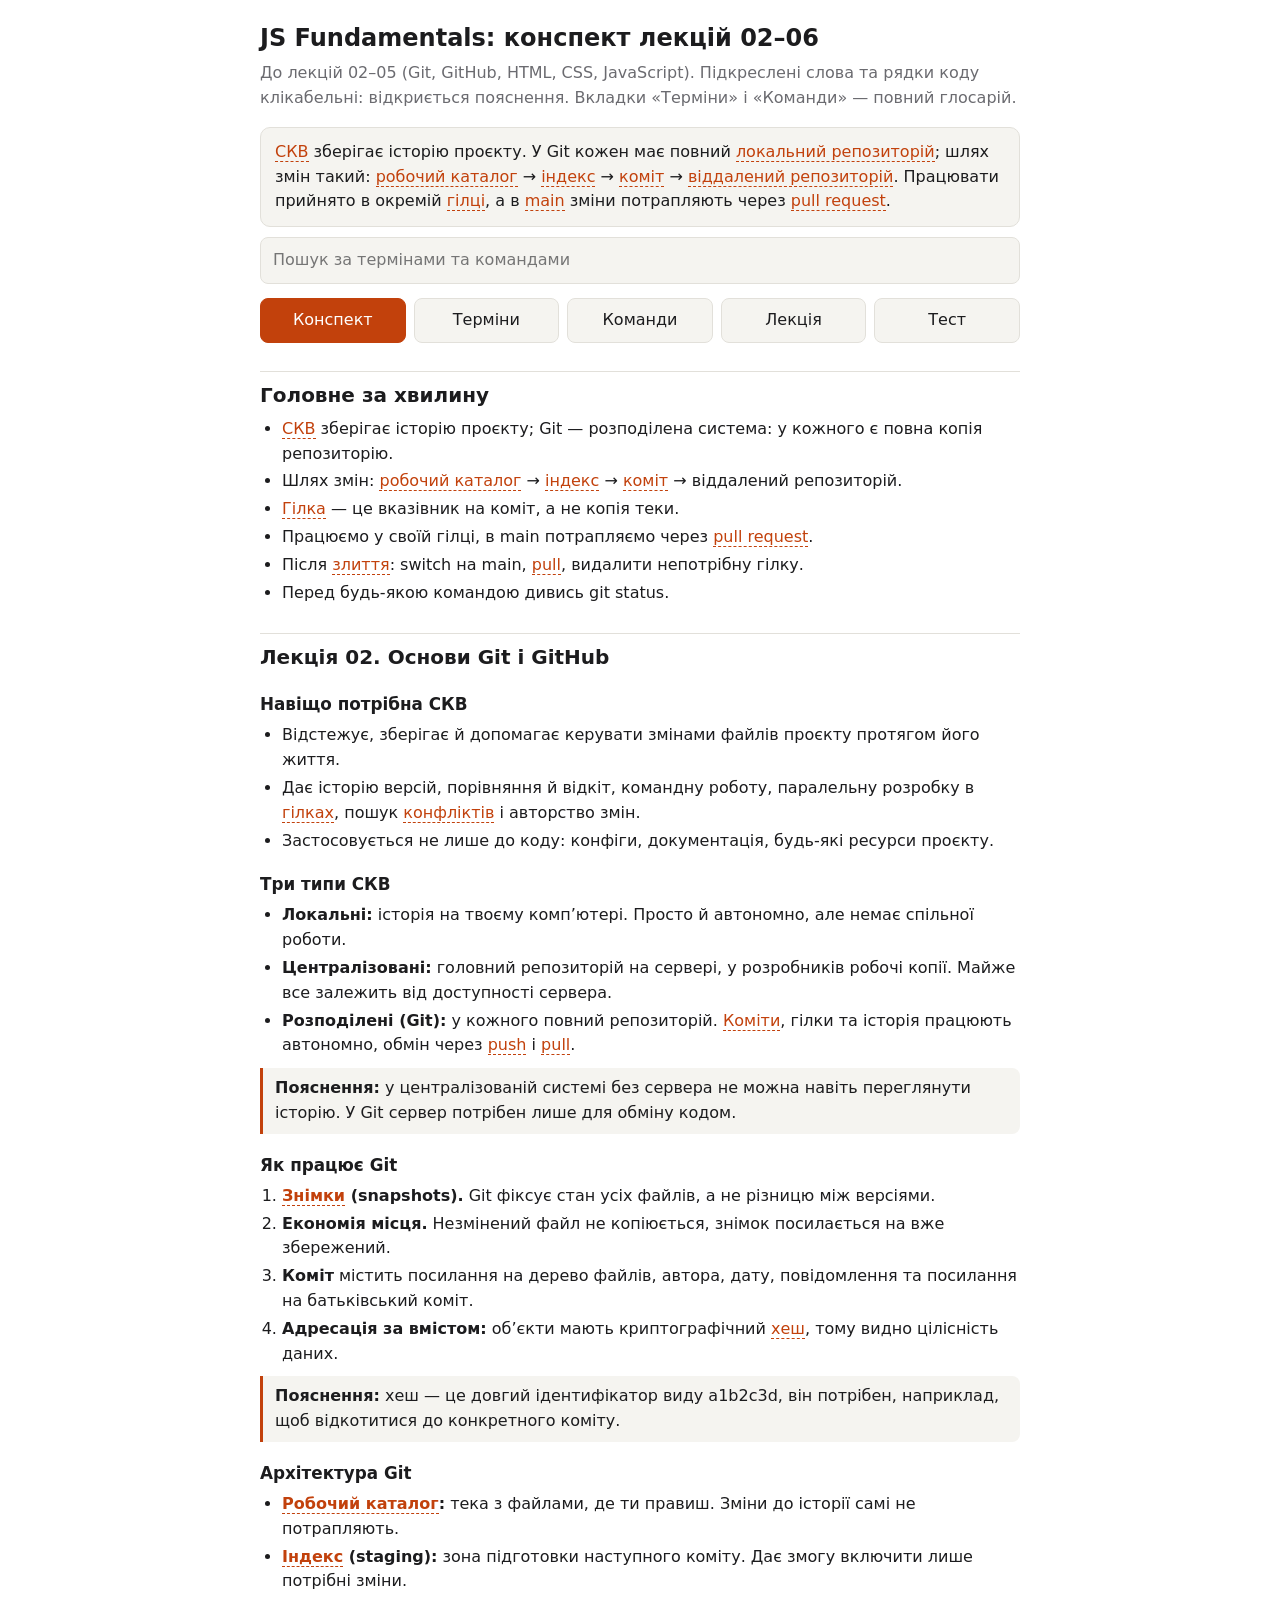
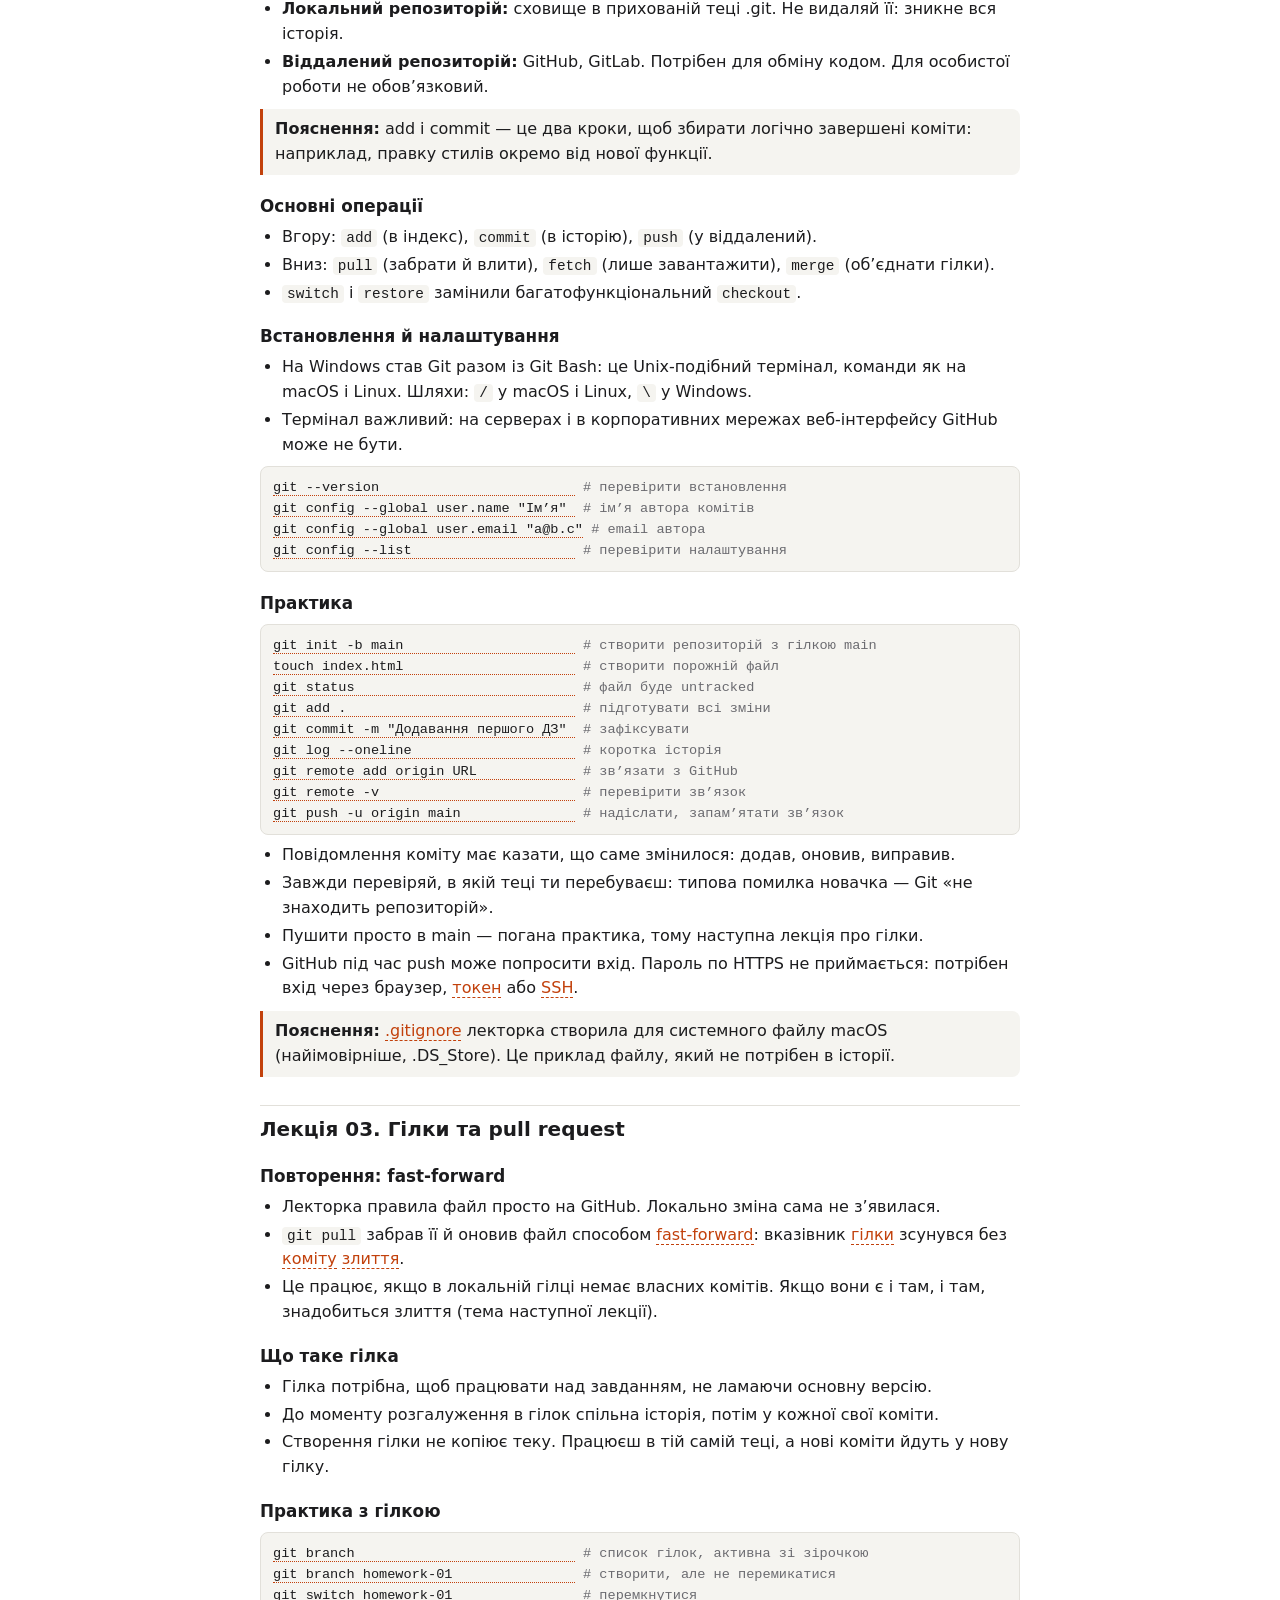
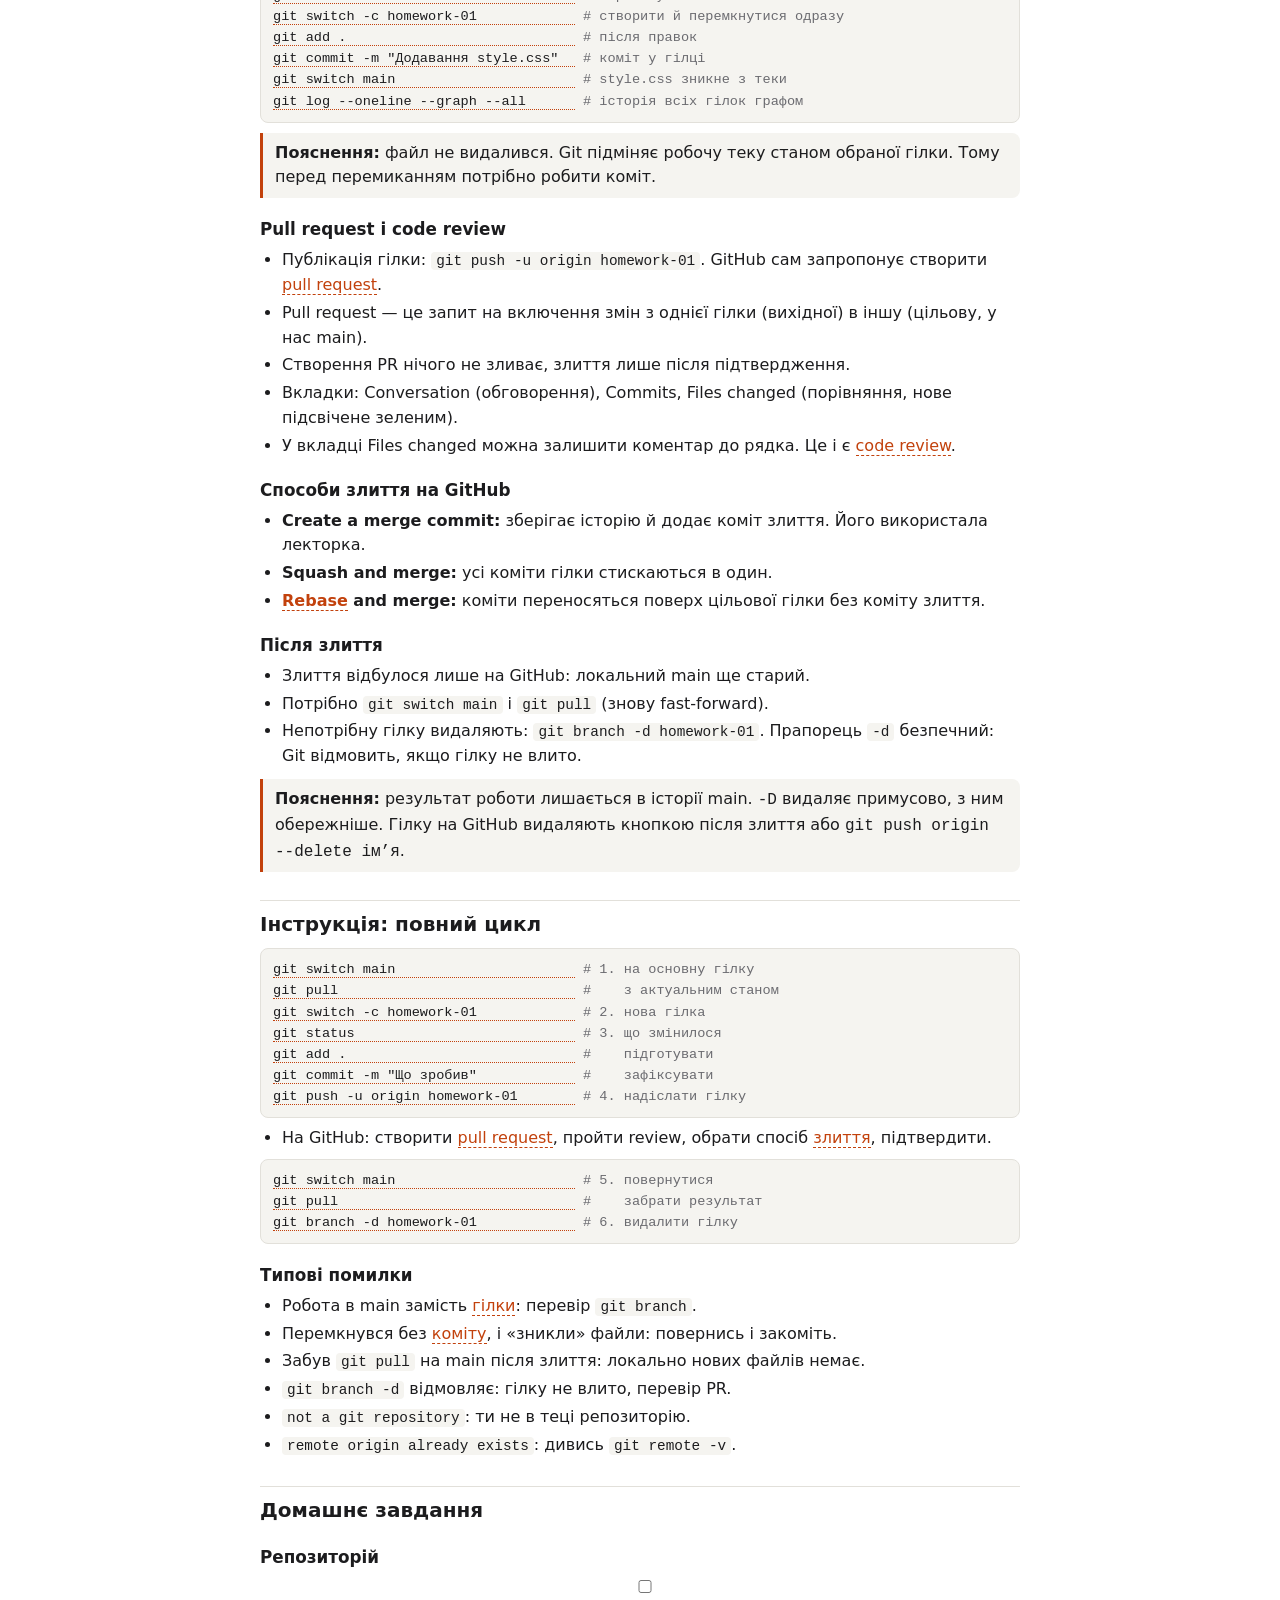
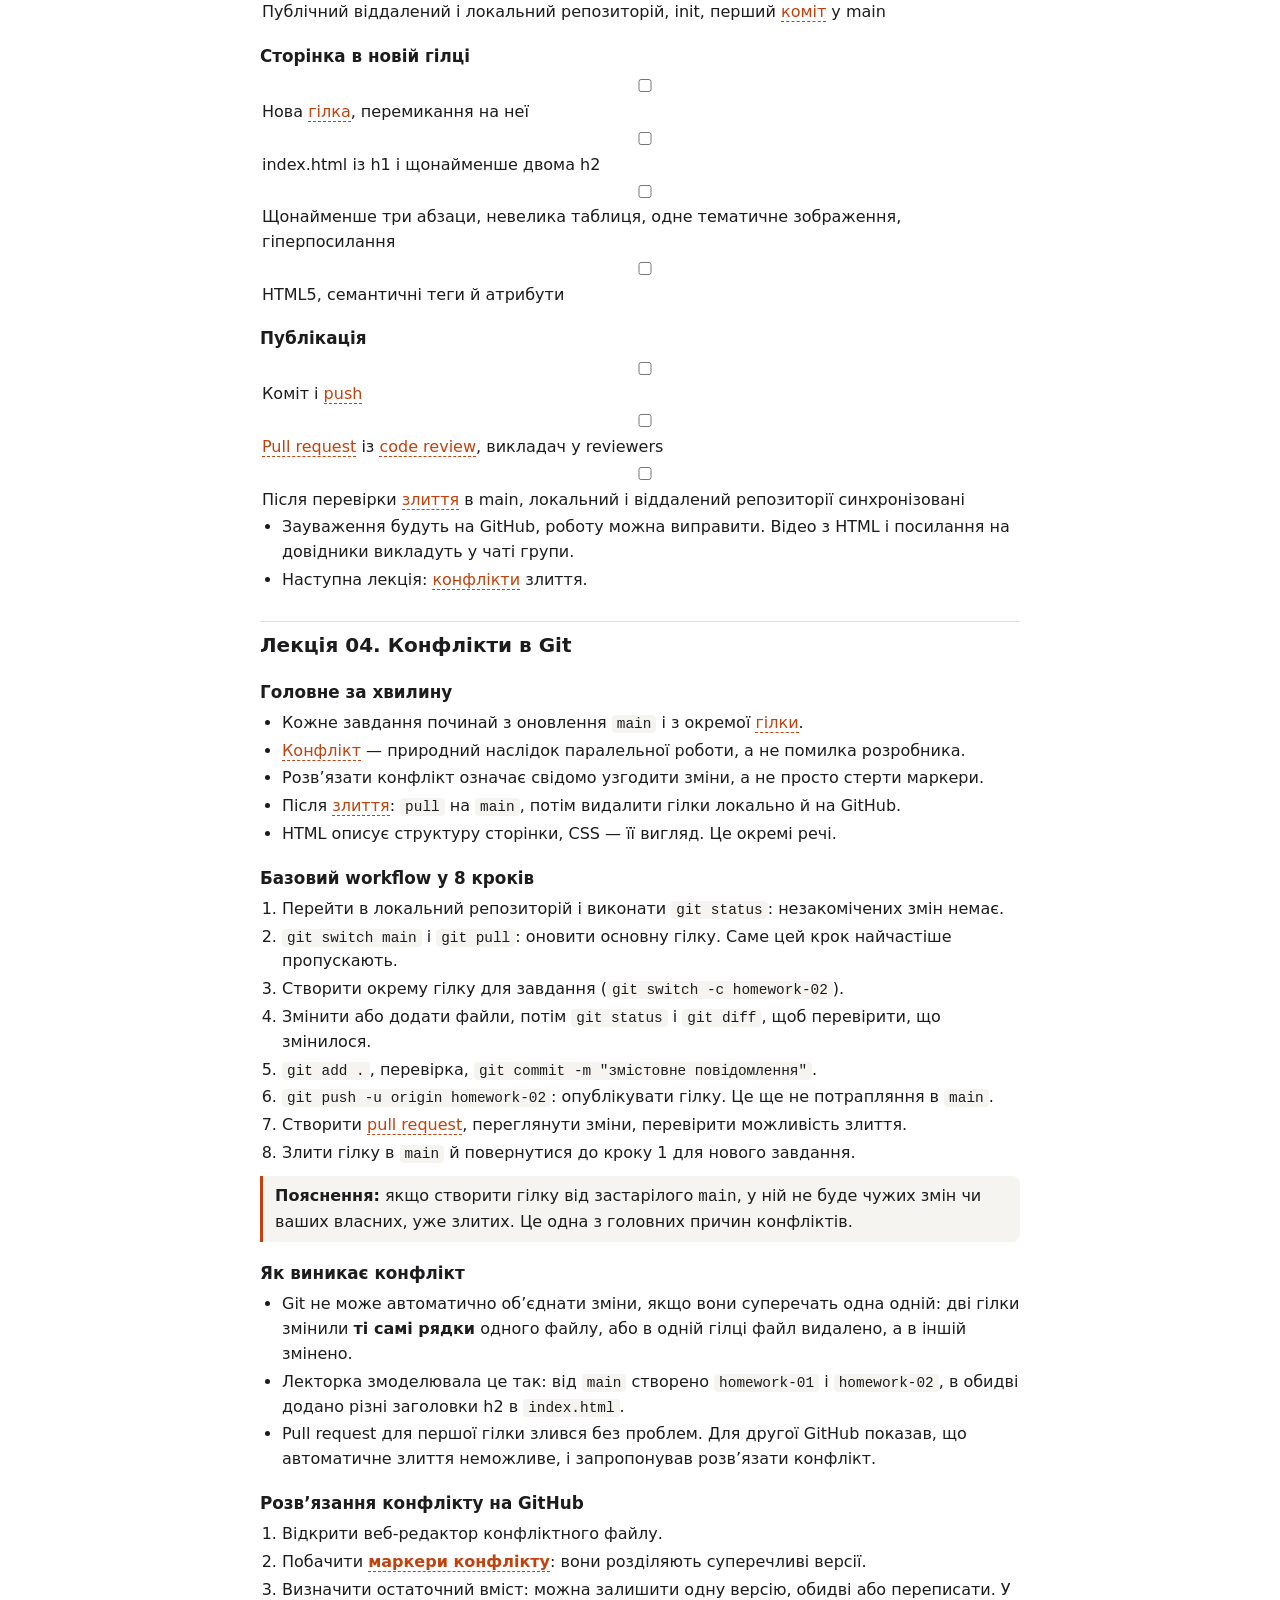
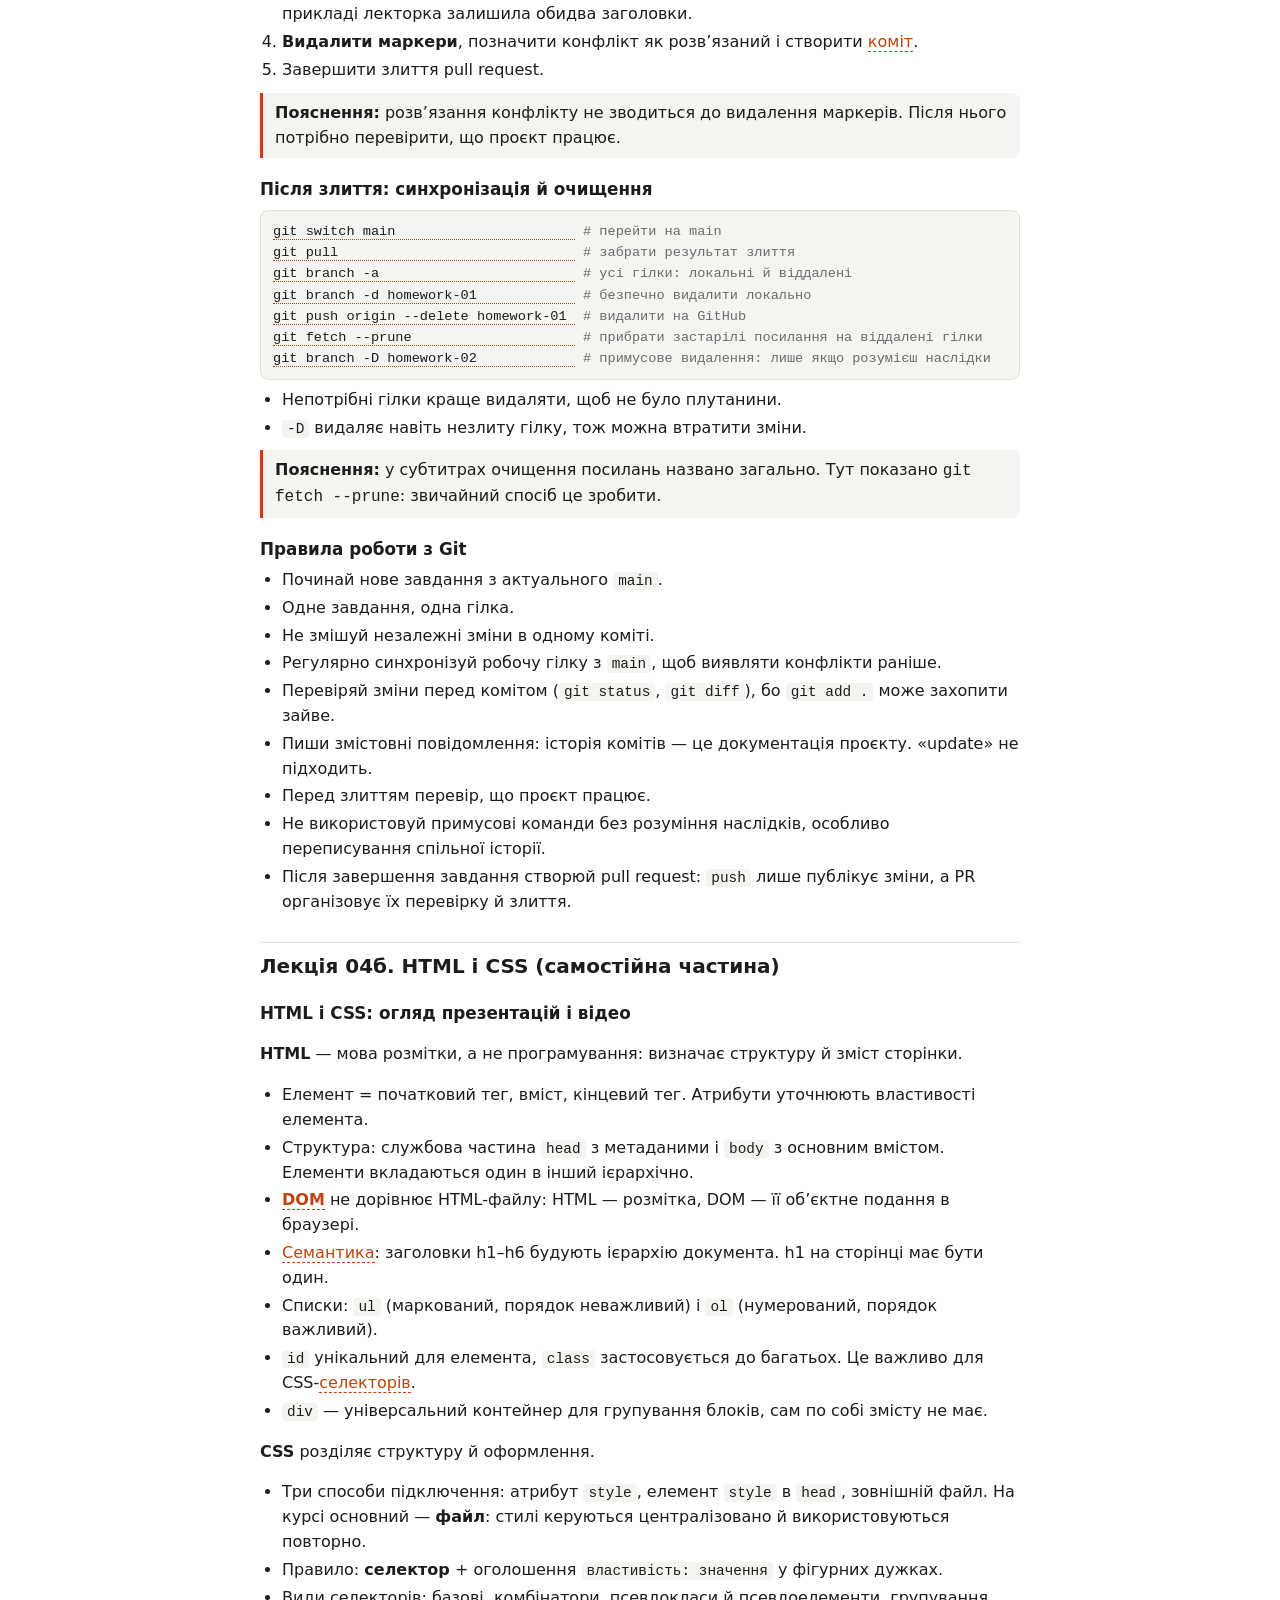
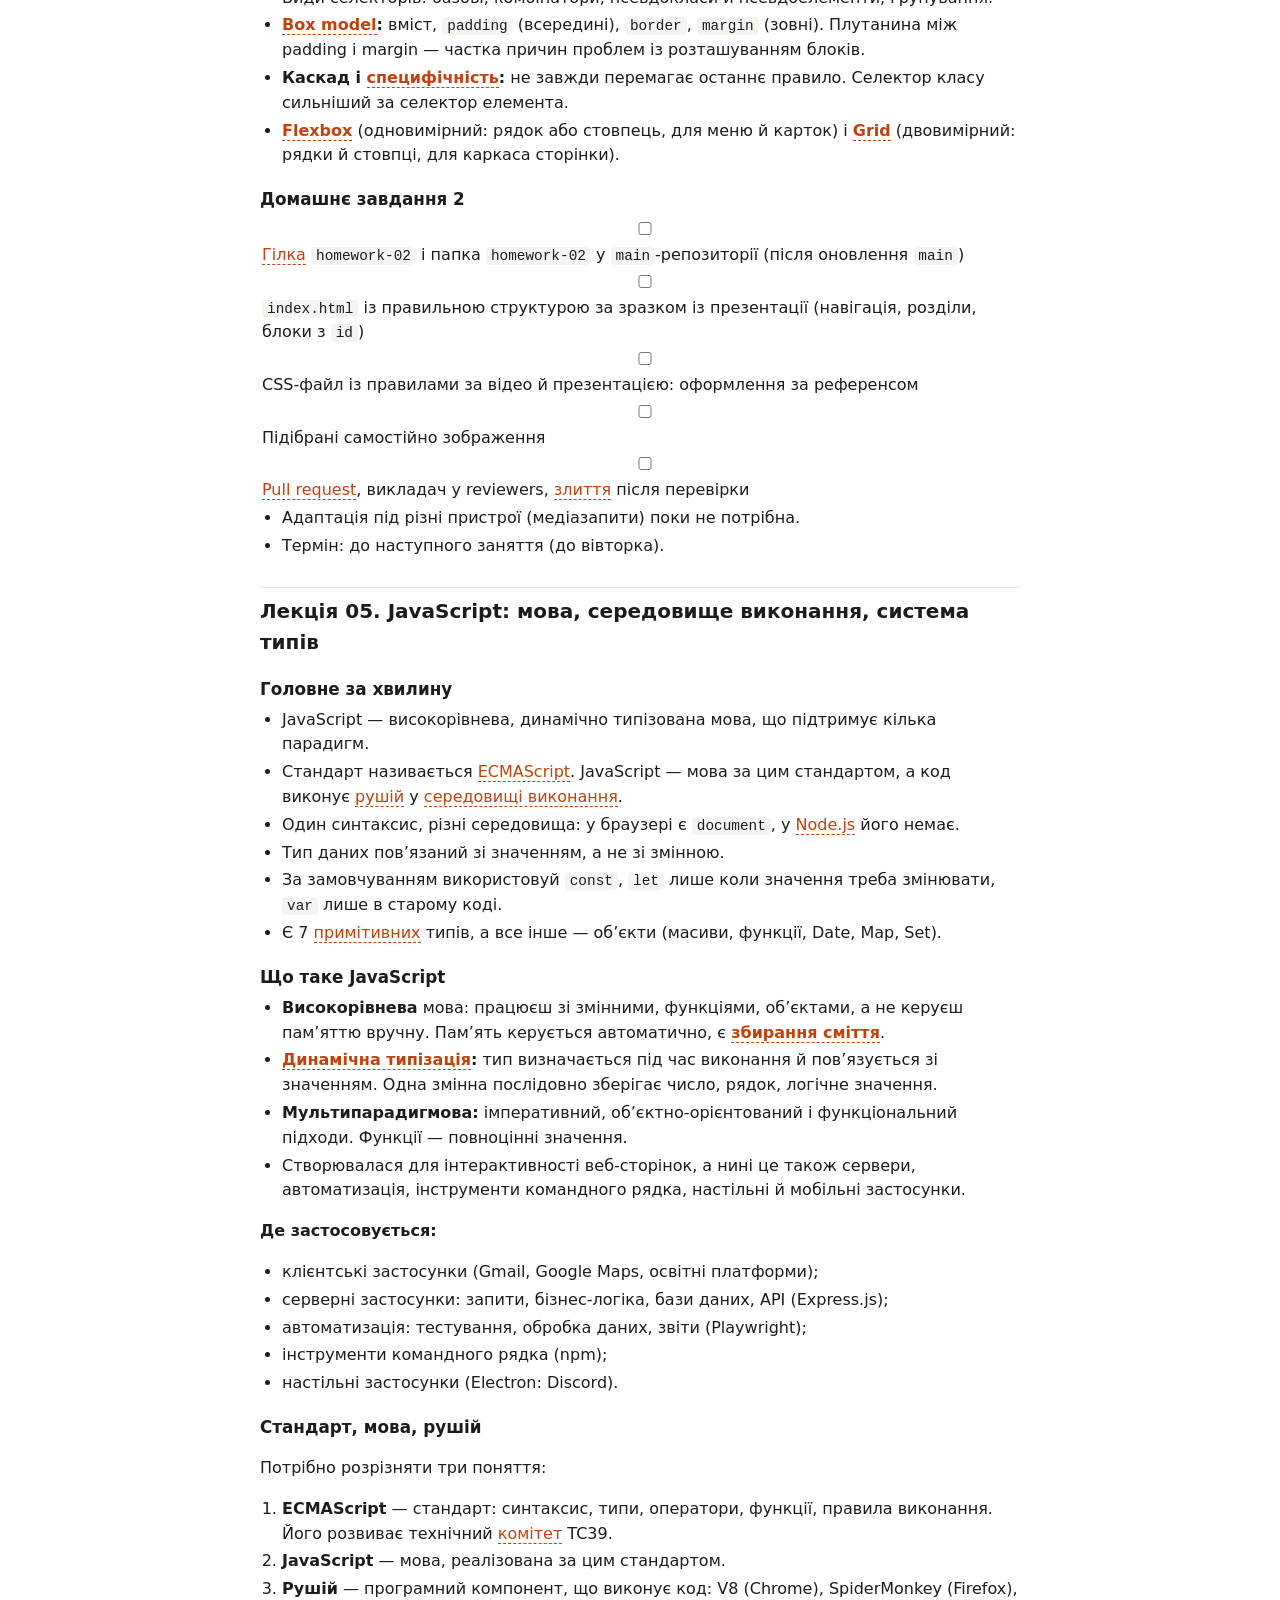
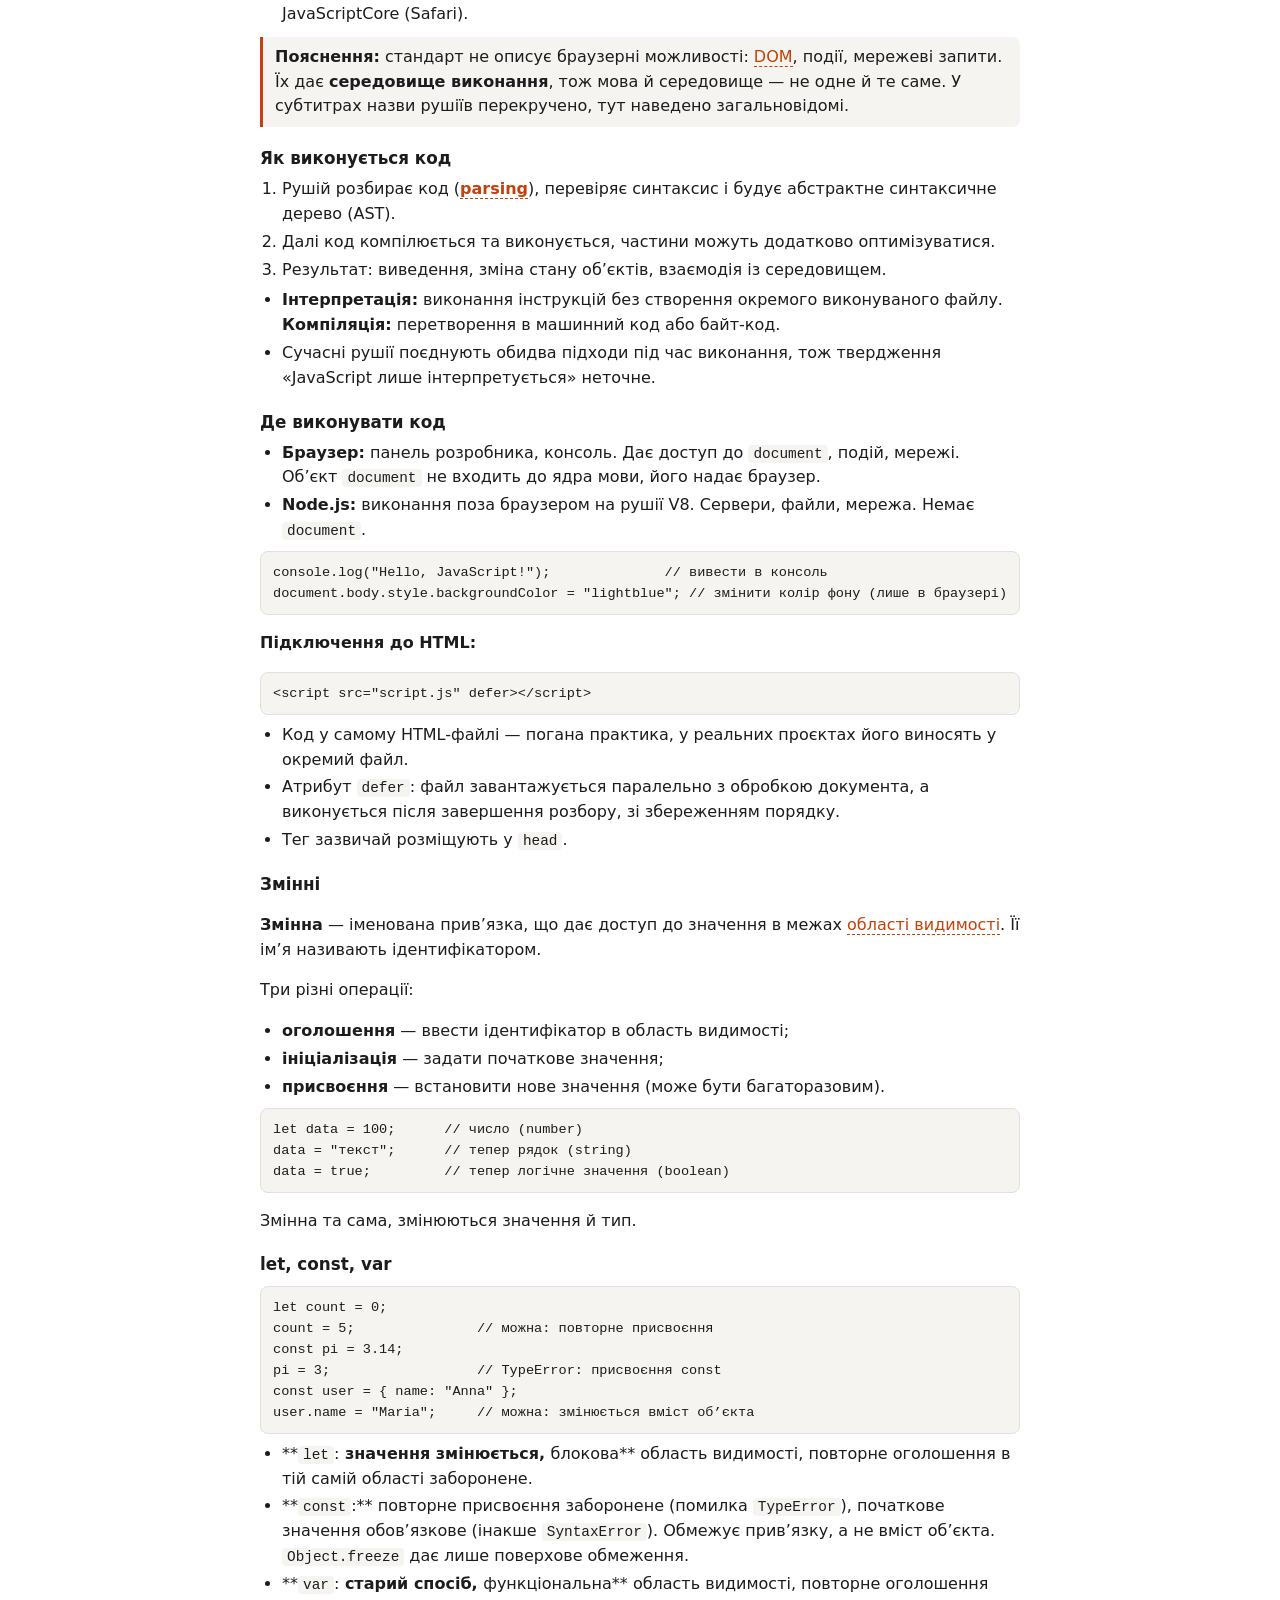
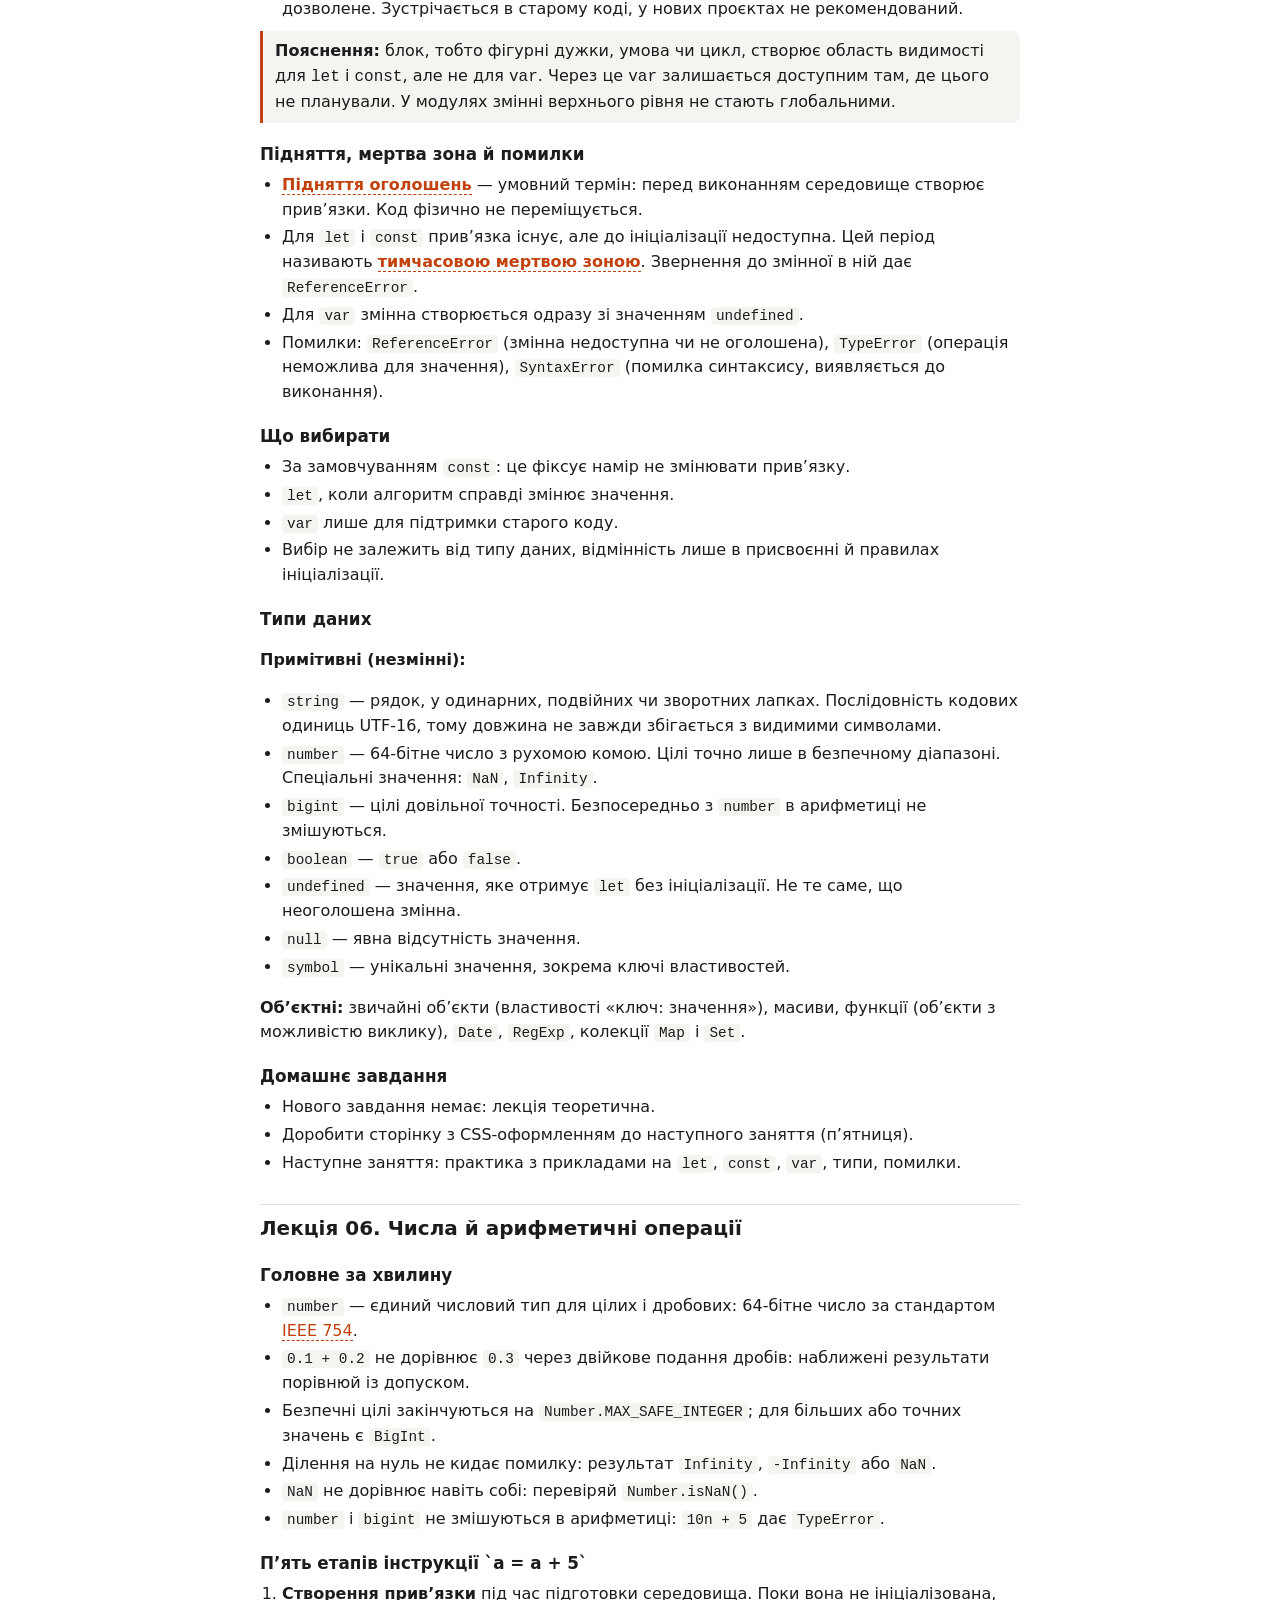
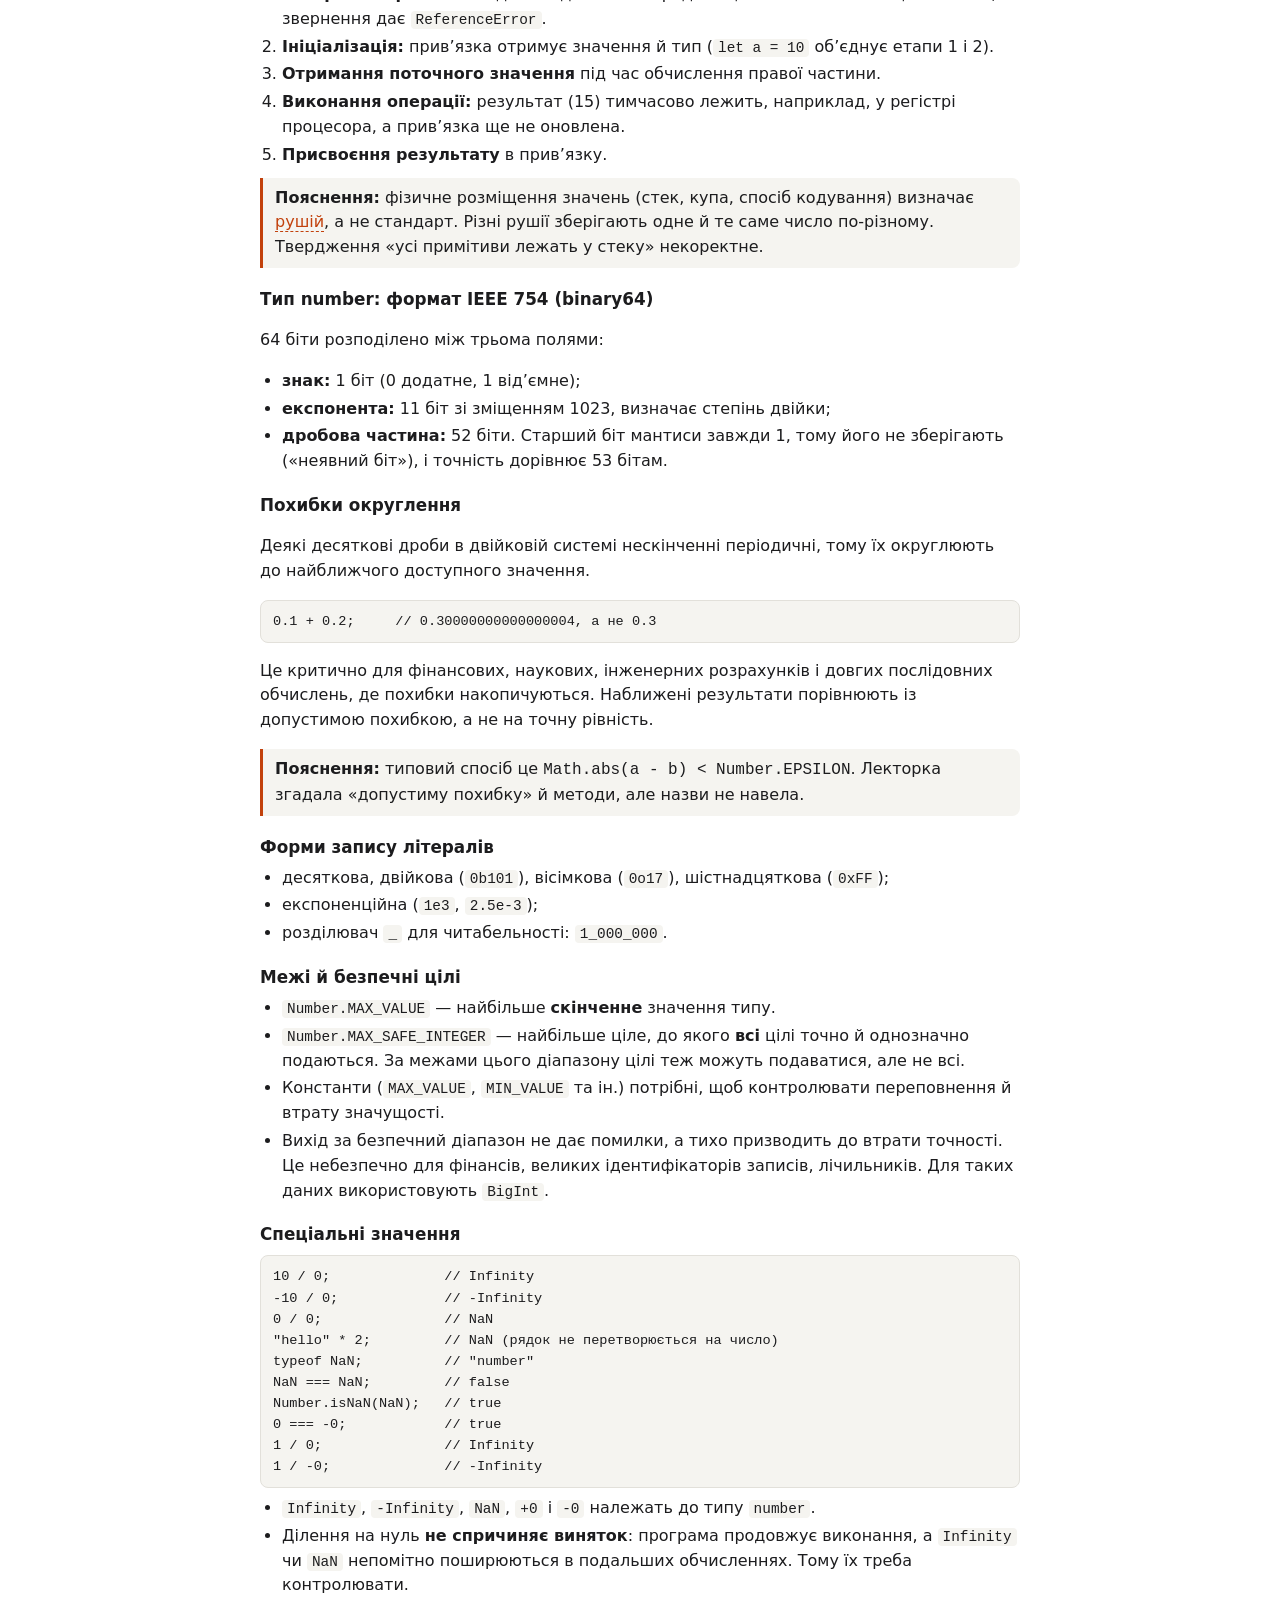
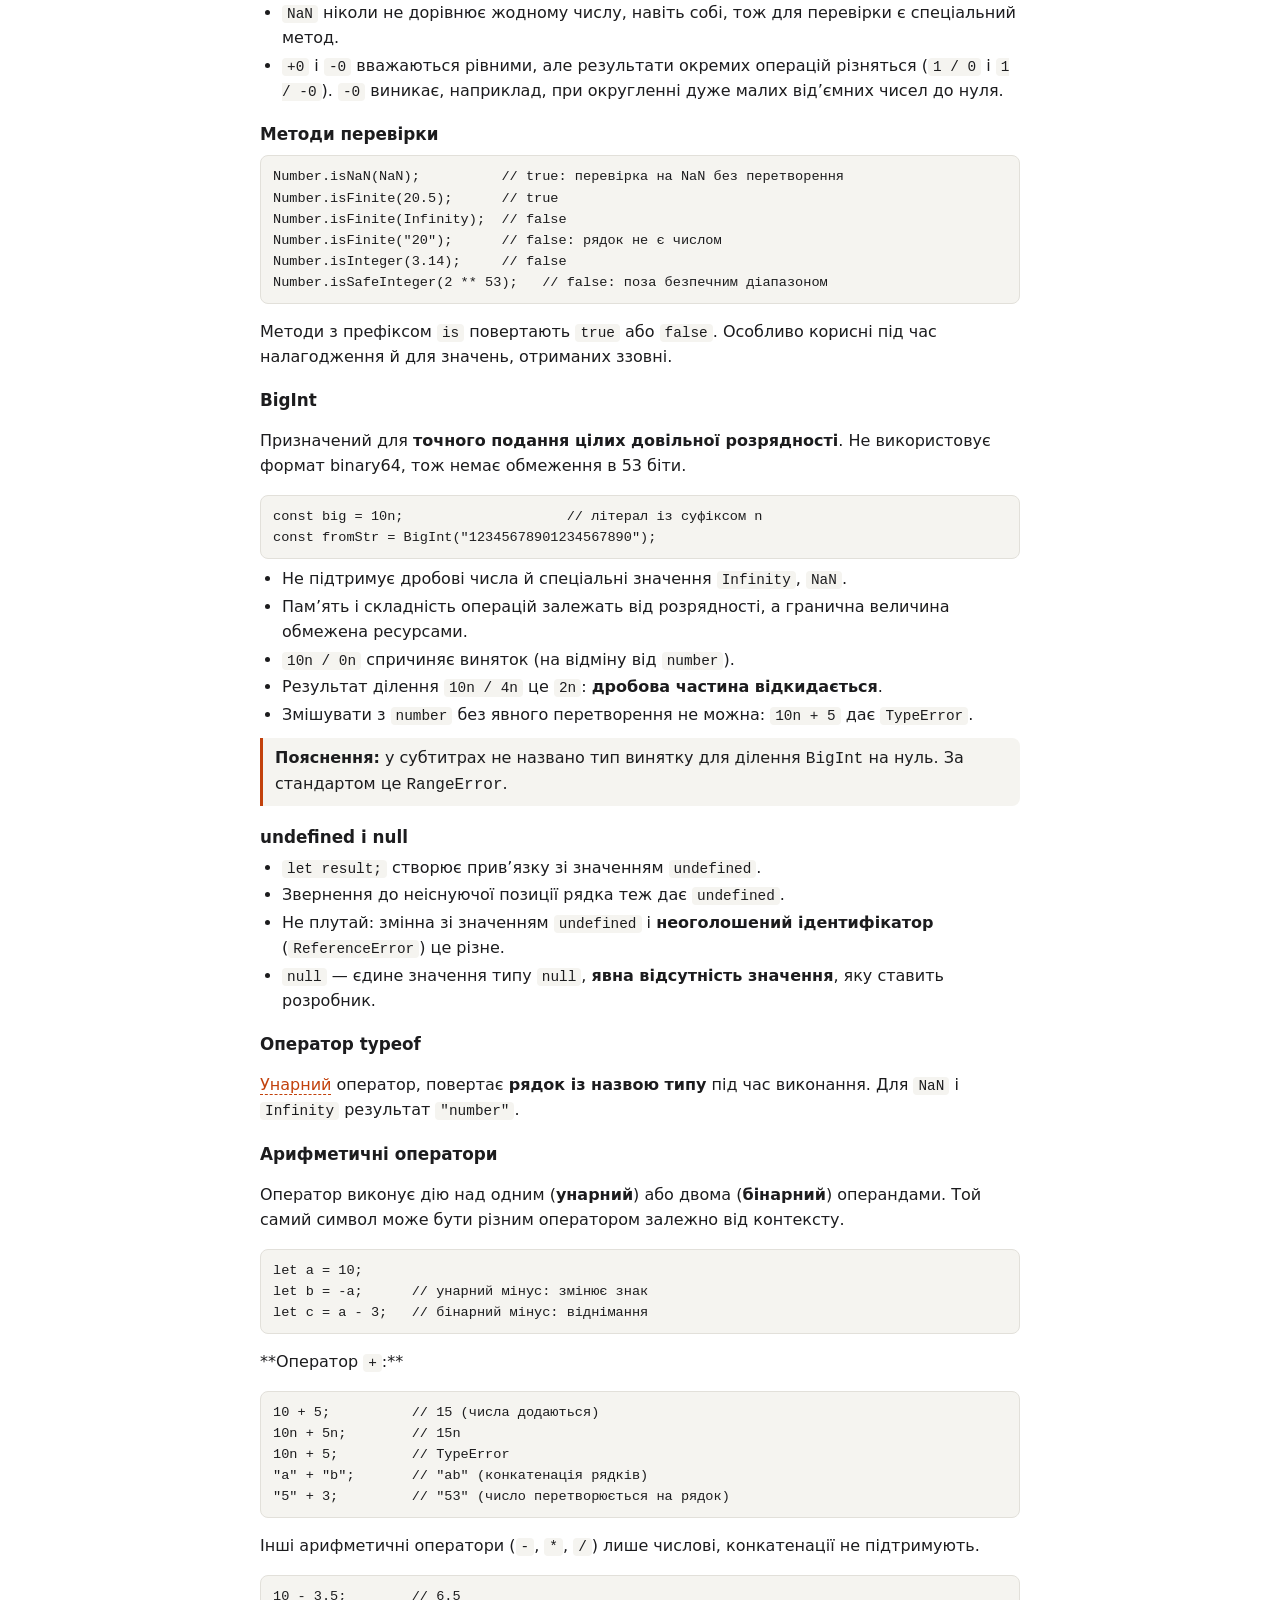
<file: Homework_01/page1.html>
<!DOCTYPE html>
<html lang="uk"><head><meta charset="utf-8">
<meta name="viewport" content="width=device-width, initial-scale=1, viewport-fit=cover">
<title>JS Fundamentals: конспект лекцій 02–06</title>
<link rel="stylesheet" href="style.css"></head><body><main>
<h1>JS Fundamentals: конспект лекцій 02–06</h1>
<p class="sub">До лекцій 02–05 (Git, GitHub, HTML, CSS, JavaScript). Підкреслені слова та рядки коду клікабельні: відкриється пояснення. Вкладки «Терміни» і «Команди» — повний глосарій.</p>
<div class="card" id="intro"></div>
<input id="q" type="search" placeholder="Пошук за термінами та командами">
<div class="tabs"><button id="b0" class="on">Конспект</button><button id="b1">Терміни</button><button id="b2">Команди</button><button id="b3">Лекція</button><button id="b4">Тест</button></div>
<section id="s0"></section><section id="s1" class="hide"></section><section id="s2" class="hide"></section><section id="s3" class="hide"></section><section id="s4" class="hide"></section>
</main>
<aside id="pop" hidden><div><button id="x" aria-label="Закрити">×</button><div id="pc"></div></div></aside>
<script type="text/plain" id="doc">
# Головне за хвилину
- СКВ зберігає історію проєкту; Git — розподілена система: у кожного є повна копія репозиторію.
- Шлях змін: робочий каталог → індекс → коміт → віддалений репозиторій.
- Гілка — це вказівник на коміт, а не копія теки.
- Працюємо у своїй гілці, в main потрапляємо через pull request.
- Після злиття: switch на main, pull, видалити непотрібну гілку.
- Перед будь-якою командою дивись git status.

# Лекція 02. Основи Git і GitHub
## Навіщо потрібна СКВ
- Відстежує, зберігає й допомагає керувати змінами файлів проєкту протягом його життя.
- Дає історію версій, порівняння й відкіт, командну роботу, паралельну розробку в гілках, пошук конфліктів і авторство змін.
- Застосовується не лише до коду: конфіги, документація, будь-які ресурси проєкту.

## Три типи СКВ
- **Локальні:** історія на твоєму комп’ютері. Просто й автономно, але немає спільної роботи.
- **Централізовані:** головний репозиторій на сервері, у розробників робочі копії. Майже все залежить від доступності сервера.
- **Розподілені (Git):** у кожного повний репозиторій. Коміти, гілки та історія працюють автономно, обмін через push і pull.

> Пояснення: у централізованій системі без сервера не можна навіть переглянути історію. У Git сервер потрібен лише для обміну кодом.

## Як працює Git
1. **Знімки (snapshots).** Git фіксує стан усіх файлів, а не різницю між версіями.
2. **Економія місця.** Незмінений файл не копіюється, знімок посилається на вже збережений.
3. **Коміт** містить посилання на дерево файлів, автора, дату, повідомлення та посилання на батьківський коміт.
4. **Адресація за вмістом:** об’єкти мають криптографічний хеш, тому видно цілісність даних.

> Пояснення: хеш — це довгий ідентифікатор виду a1b2c3d, він потрібен, наприклад, щоб відкотитися до конкретного коміту.

## Архітектура Git
- **Робочий каталог:** тека з файлами, де ти правиш. Зміни до історії самі не потрапляють.
- **Індекс (staging):** зона підготовки наступного коміту. Дає змогу включити лише потрібні зміни.
- **Локальний репозиторій:** сховище в прихованій теці .git. Не видаляй її: зникне вся історія.
- **Віддалений репозиторій:** GitHub, GitLab. Потрібен для обміну кодом. Для особистої роботи не обов’язковий.

> Пояснення: add і commit — це два кроки, щоб збирати логічно завершені коміти: наприклад, правку стилів окремо від нової функції.

## Основні операції
- Вгору: `add` (в індекс), `commit` (в історію), `push` (у віддалений).
- Вниз: `pull` (забрати й влити), `fetch` (лише завантажити), `merge` (об’єднати гілки).
- `switch` і `restore` замінили багатофункціональний `checkout`.

## Встановлення й налаштування
- На Windows став Git разом із Git Bash: це Unix-подібний термінал, команди як на macOS і Linux. Шляхи: `/` у macOS і Linux, `\` у Windows.
- Термінал важливий: на серверах і в корпоративних мережах веб-інтерфейсу GitHub може не бути.

```bash
git --version                         # перевірити встановлення
git config --global user.name "Ім’я"  # ім’я автора комітів
git config --global user.email "a@b.c" # email автора
git config --list                     # перевірити налаштування
```

## Практика
```bash
git init -b main                      # створити репозиторій з гілкою main
touch index.html                      # створити порожній файл
git status                            # файл буде untracked
git add .                             # підготувати всі зміни
git commit -m "Додавання першого ДЗ"  # зафіксувати
git log --oneline                     # коротка історія
git remote add origin URL             # зв’язати з GitHub
git remote -v                         # перевірити зв’язок
git push -u origin main               # надіслати, запам’ятати зв’язок
```
- Повідомлення коміту має казати, що саме змінилося: додав, оновив, виправив.
- Завжди перевіряй, в якій теці ти перебуваєш: типова помилка новачка — Git «не знаходить репозиторій».
- Пушити просто в main — погана практика, тому наступна лекція про гілки.
- GitHub під час push може попросити вхід. Пароль по HTTPS не приймається: потрібен вхід через браузер, токен або SSH.

> Пояснення: .gitignore лекторка створила для системного файлу macOS (найімовірніше, .DS_Store). Це приклад файлу, який не потрібен в історії.

# Лекція 03. Гілки та pull request
## Повторення: fast-forward
- Лекторка правила файл просто на GitHub. Локально зміна сама не з’явилася.
- `git pull` забрав її й оновив файл способом fast-forward: вказівник гілки зсунувся без коміту злиття.
- Це працює, якщо в локальній гілці немає власних комітів. Якщо вони є і там, і там, знадобиться злиття (тема наступної лекції).

## Що таке гілка
- Гілка потрібна, щоб працювати над завданням, не ламаючи основну версію.
- До моменту розгалуження в гілок спільна історія, потім у кожної свої коміти.
- Створення гілки не копіює теку. Працюєш в тій самій теці, а нові коміти йдуть у нову гілку.

## Практика з гілкою
```bash
git branch                            # список гілок, активна зі зірочкою
git branch homework-01                # створити, але не перемикатися
git switch homework-01                # перемкнутися
git switch -c homework-01             # створити й перемкнутися одразу
git add .                             # після правок
git commit -m "Додавання style.css"   # коміт у гілці
git switch main                       # style.css зникне з теки
git log --oneline --graph --all       # історія всіх гілок графом
```
> Пояснення: файл не видалився. Git підміняє робочу теку станом обраної гілки. Тому перед перемиканням потрібно робити коміт.

## Pull request і code review
- Публікація гілки: `git push -u origin homework-01`. GitHub сам запропонує створити pull request.
- Pull request — це запит на включення змін з однієї гілки (вихідної) в іншу (цільову, у нас main).
- Створення PR нічого не зливає, злиття лише після підтвердження.
- Вкладки: Conversation (обговорення), Commits, Files changed (порівняння, нове підсвічене зеленим).
- У вкладці Files changed можна залишити коментар до рядка. Це і є code review.

## Способи злиття на GitHub
- **Create a merge commit:** зберігає історію й додає коміт злиття. Його використала лекторка.
- **Squash and merge:** усі коміти гілки стискаються в один.
- **Rebase and merge:** коміти переносяться поверх цільової гілки без коміту злиття.

## Після злиття
- Злиття відбулося лише на GitHub: локальний main ще старий.
- Потрібно `git switch main` і `git pull` (знову fast-forward).
- Непотрібну гілку видаляють: `git branch -d homework-01`. Прапорець `-d` безпечний: Git відмовить, якщо гілку не влито.

> Пояснення: результат роботи лишається в історії main. `-D` видаляє примусово, з ним обережніше. Гілку на GitHub видаляють кнопкою після злиття або `git push origin --delete ім’я`.

# Інструкція: повний цикл
```bash
git switch main                       # 1. на основну гілку
git pull                              #    з актуальним станом
git switch -c homework-01             # 2. нова гілка
git status                            # 3. що змінилося
git add .                             #    підготувати
git commit -m "Що зробив"             #    зафіксувати
git push -u origin homework-01        # 4. надіслати гілку
```
- На GitHub: створити pull request, пройти review, обрати спосіб злиття, підтвердити.
```bash
git switch main                       # 5. повернутися
git pull                              #    забрати результат
git branch -d homework-01             # 6. видалити гілку
```
## Типові помилки
- Робота в main замість гілки: перевір `git branch`.
- Перемкнувся без коміту, і «зникли» файли: повернись і закоміть.
- Забув `git pull` на main після злиття: локально нових файлів немає.
- `git branch -d` відмовляє: гілку не влито, перевір PR.
- `not a git repository`: ти не в теці репозиторію.
- `remote origin already exists`: дивись `git remote -v`.

# Домашнє завдання
## Репозиторій
- [ ] Публічний віддалений і локальний репозиторій, init, перший коміт у main
## Сторінка в новій гілці
- [ ] Нова гілка, перемикання на неї
- [ ] index.html із h1 і щонайменше двома h2
- [ ] Щонайменше три абзаци, невелика таблиця, одне тематичне зображення, гіперпосилання
- [ ] HTML5, семантичні теги й атрибути
## Публікація
- [ ] Коміт і push
- [ ] Pull request із code review, викладач у reviewers
- [ ] Після перевірки злиття в main, локальний і віддалений репозиторії синхронізовані
- Зауваження будуть на GitHub, роботу можна виправити. Відео з HTML і посилання на довідники викладуть у чаті групи.
- Наступна лекція: конфлікти злиття.

# Лекція 04. Конфлікти в Git
## Головне за хвилину
- Кожне завдання починай з оновлення `main` і з окремої гілки.
- Конфлікт — природний наслідок паралельної роботи, а не помилка розробника.
- Розв’язати конфлікт означає свідомо узгодити зміни, а не просто стерти маркери.
- Після злиття: `pull` на `main`, потім видалити гілки локально й на GitHub.
- HTML описує структуру сторінки, CSS — її вигляд. Це окремі речі.

## Базовий workflow у 8 кроків
1. Перейти в локальний репозиторій і виконати `git status`: незакомічених змін немає.
2. `git switch main` і `git pull`: оновити основну гілку. Саме цей крок найчастіше пропускають.
3. Створити окрему гілку для завдання (`git switch -c homework-02`).
4. Змінити або додати файли, потім `git status` і `git diff`, щоб перевірити, що змінилося.
5. `git add .`, перевірка, `git commit -m "змістовне повідомлення"`.
6. `git push -u origin homework-02`: опублікувати гілку. Це ще не потрапляння в `main`.
7. Створити pull request, переглянути зміни, перевірити можливість злиття.
8. Злити гілку в `main` й повернутися до кроку 1 для нового завдання.

> Пояснення: якщо створити гілку від застарілого `main`, у ній не буде чужих змін чи ваших власних, уже злитих. Це одна з головних причин конфліктів.

## Як виникає конфлікт
- Git не може автоматично об’єднати зміни, якщо вони суперечать одна одній: дві гілки змінили **ті самі рядки** одного файлу, або в одній гілці файл видалено, а в іншій змінено.
- Лекторка змоделювала це так: від `main` створено `homework-01` і `homework-02`, в обидві додано різні заголовки h2 в `index.html`.
- Pull request для першої гілки злився без проблем. Для другої GitHub показав, що автоматичне злиття неможливе, і запропонував розв’язати конфлікт.

## Розв’язання конфлікту на GitHub
1. Відкрити веб-редактор конфліктного файлу.
2. Побачити **маркери конфлікту**: вони розділяють суперечливі версії.
3. Визначити остаточний вміст: можна залишити одну версію, обидві або переписати. У прикладі лекторка залишила обидва заголовки.
4. **Видалити маркери**, позначити конфлікт як розв’язаний і створити коміт.
5. Завершити злиття pull request.

> Пояснення: розв’язання конфлікту не зводиться до видалення маркерів. Після нього потрібно перевірити, що проєкт працює.

## Після злиття: синхронізація й очищення
```bash
git switch main                       # перейти на main
git pull                              # забрати результат злиття
git branch -a                         # усі гілки: локальні й віддалені
git branch -d homework-01             # безпечно видалити локально
git push origin --delete homework-01  # видалити на GitHub
git fetch --prune                     # прибрати застарілі посилання на віддалені гілки
git branch -D homework-02             # примусове видалення: лише якщо розумієш наслідки
```
- Непотрібні гілки краще видаляти, щоб не було плутанини.
- `-D` видаляє навіть незлиту гілку, тож можна втратити зміни.

> Пояснення: у субтитрах очищення посилань названо загально. Тут показано `git fetch --prune`: звичайний спосіб це зробити.

## Правила роботи з Git
- Починай нове завдання з актуального `main`.
- Одне завдання, одна гілка.
- Не змішуй незалежні зміни в одному коміті.
- Регулярно синхронізуй робочу гілку з `main`, щоб виявляти конфлікти раніше.
- Перевіряй зміни перед комітом (`git status`, `git diff`), бо `git add .` може захопити зайве.
- Пиши змістовні повідомлення: історія комітів — це документація проєкту. «update» не підходить.
- Перед злиттям перевір, що проєкт працює.
- Не використовуй примусові команди без розуміння наслідків, особливо переписування спільної історії.
- Після завершення завдання створюй pull request: `push` лише публікує зміни, а PR організовує їх перевірку й злиття.

# Лекція 04б. HTML і CSS (самостійна частина)
## HTML і CSS: огляд презентацій і відео
**HTML** — мова розмітки, а не програмування: визначає структуру й зміст сторінки.
- Елемент = початковий тег, вміст, кінцевий тег. Атрибути уточнюють властивості елемента.
- Структура: службова частина `head` з метаданими і `body` з основним вмістом. Елементи вкладаються один в інший ієрархічно.
- **DOM** не дорівнює HTML-файлу: HTML — розмітка, DOM — її об’єктне подання в браузері.
- Семантика: заголовки h1–h6 будують ієрархію документа. h1 на сторінці має бути один.
- Списки: `ul` (маркований, порядок неважливий) і `ol` (нумерований, порядок важливий).
- `id` унікальний для елемента, `class` застосовується до багатьох. Це важливо для CSS-селекторів.
- `div` — універсальний контейнер для групування блоків, сам по собі змісту не має.

**CSS** розділяє структуру й оформлення.
- Три способи підключення: атрибут `style`, елемент `style` в `head`, зовнішній файл. На курсі основний — **файл**: стилі керуються централізовано й використовуються повторно.
- Правило: **селектор** + оголошення `властивість: значення` у фігурних дужках.
- Види селекторів: базові, комбінатори, псевдокласи й псевдоелементи, групування.
- **Box model:** вміст, `padding` (всередині), `border`, `margin` (зовні). Плутанина між padding і margin — частка причин проблем із розташуванням блоків.
- **Каскад і специфічність:** не завжди перемагає останнє правило. Селектор класу сильніший за селектор елемента.
- **Flexbox** (одновимірний: рядок або стовпець, для меню й карток) і **Grid** (двовимірний: рядки й стовпці, для каркаса сторінки).

## Домашнє завдання 2
- [ ] Гілка `homework-02` і папка `homework-02` у `main`-репозиторії (після оновлення `main`)
- [ ] `index.html` із правильною структурою за зразком із презентації (навігація, розділи, блоки з `id`)
- [ ] CSS-файл із правилами за відео й презентацією: оформлення за референсом
- [ ] Підібрані самостійно зображення
- [ ] Pull request, викладач у reviewers, злиття після перевірки
- Адаптація під різні пристрої (медіазапити) поки не потрібна.
- Термін: до наступного заняття (до вівторка).

# Лекція 05. JavaScript: мова, середовище виконання, система типів
## Головне за хвилину
- JavaScript — високорівнева, динамічно типізована мова, що підтримує кілька парадигм.
- Стандарт називається ECMAScript. JavaScript — мова за цим стандартом, а код виконує рушій у середовищі виконання.
- Один синтаксис, різні середовища: у браузері є `document`, у Node.js його немає.
- Тип даних пов’язаний зі значенням, а не зі змінною.
- За замовчуванням використовуй `const`, `let` лише коли значення треба змінювати, `var` лише в старому коді.
- Є 7 примітивних типів, а все інше — об’єкти (масиви, функції, Date, Map, Set).

## Що таке JavaScript
- **Високорівнева** мова: працюєш зі змінними, функціями, об’єктами, а не керуєш пам’яттю вручну. Пам’ять керується автоматично, є **збирання сміття**.
- **Динамічна типізація:** тип визначається під час виконання й пов’язується зі значенням. Одна змінна послідовно зберігає число, рядок, логічне значення.
- **Мультипарадигмова:** імперативний, об’єктно-орієнтований і функціональний підходи. Функції — повноцінні значення.
- Створювалася для інтерактивності веб-сторінок, а нині це також сервери, автоматизація, інструменти командного рядка, настільні й мобільні застосунки.

**Де застосовується:**
- клієнтські застосунки (Gmail, Google Maps, освітні платформи);
- серверні застосунки: запити, бізнес-логіка, бази даних, API (Express.js);
- автоматизація: тестування, обробка даних, звіти (Playwright);
- інструменти командного рядка (npm);
- настільні застосунки (Electron: Discord).

## Стандарт, мова, рушій
Потрібно розрізняти три поняття:
1. **ECMAScript** — стандарт: синтаксис, типи, оператори, функції, правила виконання. Його розвиває технічний комітет TC39.
2. **JavaScript** — мова, реалізована за цим стандартом.
3. **Рушій** — програмний компонент, що виконує код: V8 (Chrome), SpiderMonkey (Firefox), JavaScriptCore (Safari).

> Пояснення: стандарт не описує браузерні можливості: DOM, події, мережеві запити. Їх дає **середовище виконання**, тож мова й середовище — не одне й те саме. У субтитрах назви рушіїв перекручено, тут наведено загальновідомі.

## Як виконується код
1. Рушій розбирає код (**parsing**), перевіряє синтаксис і будує абстрактне синтаксичне дерево (AST).
2. Далі код компілюється та виконується, частини можуть додатково оптимізуватися.
3. Результат: виведення, зміна стану об’єктів, взаємодія із середовищем.

- **Інтерпретація:** виконання інструкцій без створення окремого виконуваного файлу. **Компіляція:** перетворення в машинний код або байт-код.
- Сучасні рушії поєднують обидва підходи під час виконання, тож твердження «JavaScript лише інтерпретується» неточне.

## Де виконувати код
- **Браузер:** панель розробника, консоль. Дає доступ до `document`, подій, мережі. Об’єкт `document` не входить до ядра мови, його надає браузер.
- **Node.js:** виконання поза браузером на рушії V8. Сервери, файли, мережа. Немає `document`.

```javascript
console.log("Hello, JavaScript!");              // вивести в консоль
document.body.style.backgroundColor = "lightblue"; // змінити колір фону (лише в браузері)
```

**Підключення до HTML:**
```html
<script src="script.js" defer></scr_ipt>
```
- Код у самому HTML-файлі — погана практика, у реальних проєктах його виносять у окремий файл.
- Атрибут `defer`: файл завантажується паралельно з обробкою документа, а виконується після завершення розбору, зі збереженням порядку.
- Тег зазвичай розміщують у `head`.

## Змінні
**Змінна** — іменована прив’язка, що дає доступ до значення в межах області видимості. Її ім’я називають ідентифікатором.

Три різні операції:
- **оголошення** — ввести ідентифікатор в область видимості;
- **ініціалізація** — задати початкове значення;
- **присвоєння** — встановити нове значення (може бути багаторазовим).

```javascript
let data = 100;      // число (number)
data = "текст";      // тепер рядок (string)
data = true;         // тепер логічне значення (boolean)
```
Змінна та сама, змінюються значення й тип.

## let, const, var
```javascript
let count = 0;
count = 5;               // можна: повторне присвоєння
const pi = 3.14;
pi = 3;                  // TypeError: присвоєння const
const user = { name: "Anna" };
user.name = "Maria";     // можна: змінюється вміст об’єкта
```
- **`let`:** значення змінюється, **блокова** область видимості, повторне оголошення в тій самій області заборонене.
- **`const`:** повторне присвоєння заборонене (помилка `TypeError`), початкове значення обов’язкове (інакше `SyntaxError`). Обмежує прив’язку, а не вміст об’єкта. `Object.freeze` дає лише поверхове обмеження.
- **`var`:** старий спосіб, **функціональна** область видимості, повторне оголошення дозволене. Зустрічається в старому коді, у нових проєктах не рекомендований.

> Пояснення: блок, тобто фігурні дужки, умова чи цикл, створює область видимості для `let` і `const`, але не для `var`. Через це `var` залишається доступним там, де цього не планували. У модулях змінні верхнього рівня не стають глобальними.

## Підняття, мертва зона й помилки
- **Підняття оголошень** — умовний термін: перед виконанням середовище створює прив’язки. Код фізично не переміщується.
- Для `let` і `const` прив’язка існує, але до ініціалізації недоступна. Цей період називають **тимчасовою мертвою зоною**. Звернення до змінної в ній дає `ReferenceError`.
- Для `var` змінна створюється одразу зі значенням `undefined`.
- Помилки: `ReferenceError` (змінна недоступна чи не оголошена), `TypeError` (операція неможлива для значення), `SyntaxError` (помилка синтаксису, виявляється до виконання).

## Що вибирати
- За замовчуванням `const`: це фіксує намір не змінювати прив’язку.
- `let`, коли алгоритм справді змінює значення.
- `var` лише для підтримки старого коду.
- Вибір не залежить від типу даних, відмінність лише в присвоєнні й правилах ініціалізації.

## Типи даних
**Примітивні (незмінні):**
- `string` — рядок, у одинарних, подвійних чи зворотних лапках. Послідовність кодових одиниць UTF-16, тому довжина не завжди збігається з видимими символами.
- `number` — 64-бітне число з рухомою комою. Цілі точно лише в безпечному діапазоні. Спеціальні значення: `NaN`, `Infinity`.
- `bigint` — цілі довільної точності. Безпосередньо з `number` в арифметиці не змішуються.
- `boolean` — `true` або `false`.
- `undefined` — значення, яке отримує `let` без ініціалізації. Не те саме, що неоголошена змінна.
- `null` — явна відсутність значення.
- `symbol` — унікальні значення, зокрема ключі властивостей.

**Об’єктні:** звичайні об’єкти (властивості «ключ: значення»), масиви, функції (об’єкти з можливістю виклику), `Date`, `RegExp`, колекції `Map` і `Set`.

## Домашнє завдання
- Нового завдання немає: лекція теоретична.
- Доробити сторінку з CSS-оформленням до наступного заняття (п’ятниця).
- Наступне заняття: практика з прикладами на `let`, `const`, `var`, типи, помилки.

# Лекція 06. Числа й арифметичні операції
## Головне за хвилину
- `number` — єдиний числовий тип для цілих і дробових: 64-бітне число за стандартом IEEE 754.
- `0.1 + 0.2` не дорівнює `0.3` через двійкове подання дробів: наближені результати порівнюй із допуском.
- Безпечні цілі закінчуються на `Number.MAX_SAFE_INTEGER`; для більших або точних значень є `BigInt`.
- Ділення на нуль не кидає помилку: результат `Infinity`, `-Infinity` або `NaN`.
- `NaN` не дорівнює навіть собі: перевіряй `Number.isNaN()`.
- `number` і `bigint` не змішуються в арифметиці: `10n + 5` дає `TypeError`.

## П’ять етапів інструкції `a = a + 5`
1. **Створення прив’язки** під час підготовки середовища. Поки вона не ініціалізована, звернення дає `ReferenceError`.
2. **Ініціалізація:** прив’язка отримує значення й тип (`let a = 10` об’єднує етапи 1 і 2).
3. **Отримання поточного значення** під час обчислення правої частини.
4. **Виконання операції:** результат (15) тимчасово лежить, наприклад, у регістрі процесора, а прив’язка ще не оновлена.
5. **Присвоєння результату** в прив’язку.

> Пояснення: фізичне розміщення значень (стек, купа, спосіб кодування) визначає рушій, а не стандарт. Різні рушії зберігають одне й те саме число по-різному. Твердження «усі примітиви лежать у стеку» некоректне.

## Тип number: формат IEEE 754 (binary64)
64 біти розподілено між трьома полями:
- **знак:** 1 біт (0 додатне, 1 від’ємне);
- **експонента:** 11 біт зі зміщенням 1023, визначає степінь двійки;
- **дробова частина:** 52 біти. Старший біт мантиси завжди 1, тому його не зберігають («неявний біт»), і точність дорівнює 53 бітам.

## Похибки округлення
Деякі десяткові дроби в двійковій системі нескінченні періодичні, тому їх округлюють до найближчого доступного значення.
```javascript
0.1 + 0.2;     // 0.30000000000000004, а не 0.3
```
Це критично для фінансових, наукових, інженерних розрахунків і довгих послідовних обчислень, де похибки накопичуються. Наближені результати порівнюють із допустимою похибкою, а не на точну рівність.

> Пояснення: типовий спосіб це `Math.abs(a - b) < Number.EPSILON`. Лекторка згадала «допустиму похибку» й методи, але назви не навела.

## Форми запису літералів
- десяткова, двійкова (`0b101`), вісімкова (`0o17`), шістнадцяткова (`0xFF`);
- експоненційна (`1e3`, `2.5e-3`);
- розділювач `_` для читабельності: `1_000_000`.

## Межі й безпечні цілі
- `Number.MAX_VALUE` — найбільше **скінченне** значення типу.
- `Number.MAX_SAFE_INTEGER` — найбільше ціле, до якого **всі** цілі точно й однозначно подаються. За межами цього діапазону цілі теж можуть подаватися, але не всі.
- Константи (`MAX_VALUE`, `MIN_VALUE` та ін.) потрібні, щоб контролювати переповнення й втрату значущості.
- Вихід за безпечний діапазон не дає помилки, а тихо призводить до втрати точності. Це небезпечно для фінансів, великих ідентифікаторів записів, лічильників. Для таких даних використовують `BigInt`.

## Спеціальні значення
```javascript
10 / 0;              // Infinity
-10 / 0;             // -Infinity
0 / 0;               // NaN
"hello" * 2;         // NaN (рядок не перетворюється на число)
typeof NaN;          // "number"
NaN === NaN;         // false
Number.isNaN(NaN);   // true
0 === -0;            // true
1 / 0;               // Infinity
1 / -0;              // -Infinity
```
- `Infinity`, `-Infinity`, `NaN`, `+0` і `-0` належать до типу `number`.
- Ділення на нуль **не спричиняє виняток**: програма продовжує виконання, а `Infinity` чи `NaN` непомітно поширюються в подальших обчисленнях. Тому їх треба контролювати.
- `NaN` ніколи не дорівнює жодному числу, навіть собі, тож для перевірки є спеціальний метод.
- `+0` і `-0` вважаються рівними, але результати окремих операцій різняться (`1 / 0` і `1 / -0`). `-0` виникає, наприклад, при округленні дуже малих від’ємних чисел до нуля.

## Методи перевірки
```javascript
Number.isNaN(NaN);          // true: перевірка на NaN без перетворення
Number.isFinite(20.5);      // true
Number.isFinite(Infinity);  // false
Number.isFinite("20");      // false: рядок не є числом
Number.isInteger(3.14);     // false
Number.isSafeInteger(2 ** 53);   // false: поза безпечним діапазоном
```
Методи з префіксом `is` повертають `true` або `false`. Особливо корисні під час налагодження й для значень, отриманих ззовні.

## BigInt
Призначений для **точного подання цілих довільної розрядності**. Не використовує формат binary64, тож немає обмеження в 53 біти.
```javascript
const big = 10n;                    // літерал із суфіксом n
const fromStr = BigInt("12345678901234567890");
```
- Не підтримує дробові числа й спеціальні значення `Infinity`, `NaN`.
- Пам’ять і складність операцій залежать від розрядності, а гранична величина обмежена ресурсами.
- `10n / 0n` спричиняє виняток (на відміну від `number`).
- Результат ділення `10n / 4n` це `2n`: **дробова частина відкидається**.
- Змішувати з `number` без явного перетворення не можна: `10n + 5` дає `TypeError`.

> Пояснення: у субтитрах не названо тип винятку для ділення `BigInt` на нуль. За стандартом це `RangeError`.

## undefined і null
- `let result;` створює прив’язку зі значенням `undefined`.
- Звернення до неіснуючої позиції рядка теж дає `undefined`.
- Не плутай: змінна зі значенням `undefined` і **неоголошений ідентифікатор** (`ReferenceError`) це різне.
- `null` — єдине значення типу `null`, **явна відсутність значення**, яку ставить розробник.

## Оператор typeof
Унарний оператор, повертає **рядок із назвою типу** під час виконання. Для `NaN` і `Infinity` результат `"number"`.

## Арифметичні оператори
Оператор виконує дію над одним (**унарний**) або двома (**бінарний**) операндами. Той самий символ може бути різним оператором залежно від контексту.
```javascript
let a = 10;
let b = -a;      // унарний мінус: змінює знак
let c = a - 3;   // бінарний мінус: віднімання
```
**Оператор `+`:**
```javascript
10 + 5;          // 15 (числа додаються)
10n + 5n;        // 15n
10n + 5;         // TypeError
"a" + "b";       // "ab" (конкатенація рядків)
"5" + 3;         // "53" (число перетворюється на рядок)
```
Інші арифметичні оператори (`-`, `*`, `/`) лише числові, конкатенації не підтримують.
```javascript
10 - 3.5;        // 6.5
0.1 * 3;         // 0.30000000000000004 (похибка формату)
10 / 4;          // 2.5 (для number дробова частина зберігається)
10n / 4n;        // 2n
10n * 3;         // TypeError
```

## Остача від ділення `%`
Результат це остача від ділення першого операнда на другий. Застосування: перевірка парності й кратності, остання цифра числа.
```javascript
125 % 10;        // 5, остання цифра
```
У домашньому завданні (перетворення секунд у хвилини й секунди) знадобляться цілочисельне ділення та остача.

## Піднесення до степеня `**` і асоціативність
```javascript
2 ** 3;              // 8
3 ** 2 ** 4;         // 3 ** 16 = 43046721: групування справа наліво
(3 ** 2) ** 4;       // 9 ** 4 = 6561
```
Оператор `**` має **правосторонню асоціативність**: послідовність однакових операторів групується справа наліво. Дужки змінюють порядок і результат.

## Інкремент і декремент
Збільшують чи зменшують значення на одиницю. Бувають **префіксні** й **постфіксні**.
```javascript
let a = 10;
let b = ++a;   // префікс: a стає 11, b = 11
let c = a++;   // постфікс: c = 11 (старе значення), потім a стає 12
```

## Складені оператори присвоєння
`a += 5` замість `a = a + 5`. Вони поєднують арифметичну операцію й присвоєння без повторного запису ідентифікатора. Для простих змінних обидві форми еквівалентні, перевага у **компактності й читабельності**, а не в швидкості.

## Перетворення типів
- **Явне:** вбудовані функції `Number()`, `String()`, `Boolean()`, а також `parseInt()` і `parseFloat()`.
- **Неявне:** значення автоматично перетворюється за правилами конкретної операції.
```javascript
parseInt("125px");      // 125: читає початкові цифри й зупиняється на невпізнаному символі
parseFloat("12.5px");   // 12.5
Number("12px");         // NaN: рядок цілком має бути числом
```
- Операції над різними числовими типами (`number` і `bigint`) **не виконують автоматичного перетворення**, тому потрібне явне, наприклад `10n + BigInt(5)`. Це уникає тихої втрати точності чи дробової частини.
- Оператори порівняння допускають різні числові типи (докладно на наступних заняттях).

## Домашнє завдання
- Шість невеликих завдань за матеріалом лекції (вимоги на слайді).
- Виконувати в окремій гілці й надсилати на перевірку через GitHub, як і раніше.

# Додатково: що лишилося поза кадром лекцій
Цей розділ мій, його немає в субтитрах. Тут те, що лекторка лише згадала або пропустила, але що знадобиться на практиці.

## Вхід на GitHub під час push
Пароль від акаунта по HTTPS **не приймається**. Є три робочі способи:
- **Вхід через браузер** (Git Credential Manager, входить у Git for Windows): під час першого `git push` відкривається вікно авторизації.
- **Персональний токен доступу (Personal Access Token):** створюється в налаштуваннях GitHub і вводиться замість пароля.
- **SSH-ключ:** найзручніший надовго, адреса репозиторію має вигляд `git@github.com:логін/репозиторій.git`.

```bash
ssh-keygen -t ed25519 -C "a@b.c"      # створити ключ (відповідай Enter на запитання)
ssh -T git@github.com                 # перевірити, що GitHub вас впізнає
```
Публічну частину ключа (файл із `.pub`) додають у налаштуваннях GitHub у розділі SSH keys.

## Як забрати наявний проєкт: git clone
```bash
git clone URL                         # копія репозиторію разом з усією історією
cd назва-проєкту                      # перейти в створену теку
```
`clone` створює теку, завантажує історію й автоматично налаштовує `origin`, тож `remote add` не потрібен.

## Як скасувати помилки
```bash
git restore файл                      # відкинути незакомічені зміни у файлі (незворотно)
git restore --staged файл             # прибрати файл з індексу, зміни лишаються
git commit --amend -m "Нове повідомлення"   # виправити останній коміт
git revert ХЕШ                        # новий коміт, що скасовує зміни зазначеного
```
- `--amend` застосовуй лише до коміту, який ще **не опубліковано** (`push`), бо він переписує історію.
- `revert` безпечний для спільної історії: він додає коміт, а не стирає старі.

> Пояснення: `git reset` теж скасовує коміти, але може втратити роботу, тому на початку краще користуватися `restore` і `revert`.

## .gitignore: що в нього вписують
```bash
node_modules/                         # залежності проєкту
.env                                  # секрети й паролі
*.log                                 # журнали
.DS_Store                             # системний файл macOS
```
- Правила діють лише на **невідстежувані** файли. Якщо файл уже закомічено, його треба прибрати з відстеження: `git rm --cached файл`.

## Merge, squash чи rebase
- **Merge commit:** зберігає всю історію гілки й додає коміт злиття. Найпростіший і найбезпечніший варіант.
- **Squash:** усі коміти гілки стають одним. Історія `main` чиста, але деталі розробки втрачаються.
- **Rebase:** коміти переносяться поверх актуального `main`, історія лінійна. Переписує коміти, тому **не застосовуй до гілок, над якими працюють інші**.

Для навчальних завдань достатньо merge commit.
</script>
<script type="text/plain" id="lec">
# ▶ Лекція 02 · Основи Git та GitHub
# Вступ: про що лекція ✓
Добрий вечір! Тема сьогоднішнього заняття — **система контролю версій**. Без неї неможливо рухатися далі за курсом, здавати домашні завдання та розуміти, як улаштована розподілена робота.

Особливо це важливо в проєктах, де працює ціла команда. Постає кілька запитань: як отримати доступ до спільної кодової бази, як внести свої правки та як об'єднати їх із загальним проєктом.

Цю тему розділено на дві частини. Сьогодні — перша: базові команди Git. Працюватимемо в **терміналі**, бо потрібно знати команди, за допомогою яких ми керуємо Git.

# Що таке система контролю версій ✓
**Система контролю версій (СКВ)** — потужний інструмент для відстеження, збереження та керування змінами у файлах проєкту протягом його життєвого циклу.

Вона забезпечує:
- ведення історії версій;
- ідентифікацію авторів змін;
- порівняння та відновлення попередніх станів;
- паралельну розробку та об'єднання змін.

СКВ застосовують насамперед для вихідного коду, але також для файлів конфігурації, технічної документації та будь-яких інших ресурсів проєкту.

## Основні можливості
- **Збереження історії:** фіксація послідовних станів проєкту з можливістю перегляду, порівняння та відновлення попередніх версій.
- **Командна робота:** кілька розробників одночасно працюють над спільним проєктом, а внесені зміни можна узгоджувати й об'єднувати.
- **Паралельна розробка:** у гілках виконують окремі завдання незалежно — нові функції чи виправлення помилок.
- **Виявлення конфліктів:** коли різні розробники вносять несумісні зміни, СКВ дає механізми, щоб їх узгодити.
- **Відстеження авторства:** зберігаються автор, час і призначення змін, тож історію розробки можна аналізувати.

# Три типи систем контролю версій ✓
За способом зберігання даних, розташуванням репозиторіїв і взаємодією розробників СКВ поділяють на три типи: **локальні, централізовані та розподілені**.

## Локальні
Історія змін зберігається безпосередньо на комп'ютері користувача. Можна переглядати, порівнювати й відновлювати попередні версії без підключення до мережі.
- **Переваги:** простота й автономність.
- **Недоліки:** немає вбудованих механізмів синхронізації та спільної роботи.

На схемі кожна версія відображає певний стан файлу, а операція **checkout** дозволяє отримати обрану версію для подальшої роботи. Усі дії виконуються локально, без звернення до сервера.

## Централізовані
Основний репозиторій з історією проєкту лежить на **центральному сервері**, а розробники працюють із локальними робочими копіями файлів. Передача змін і керування версіями відбуваються через взаємодію із сервером.
- **Переваги:** централізоване зберігання, узгодження змін, керування доступом.
- **Недолік:** більшість операцій залежить від доступності сервера й мережі.

Одна операція передає зафіксовані зміни до центрального репозиторію, друга — отримує актуальний стан із сервера. Синхронізація відбувається через єдиний центральний репозиторій.

## Розподілені
Саме на них ми зосередимося. У кожного розробника є **власна повноцінна копія репозиторію** з файлами та всією історією. Тому основні операції виконуються автономно: фіксація змін, створення гілок, перегляд історії, відновлення попередніх станів. Репозиторії синхронізуються з віддаленими для обміну змінами між учасниками. Приклад такої системи — **Git**.

На схемі кожен розробник має локальний репозиторій з історією та робочу копію файлів:
- **commit** — локальна фіксація змін;
- **push** — передача комітів до віддаленого репозиторію;
- **pull** — отримання змін та їх інтеграція.

Така модель забезпечує автономну роботу й синхронізацію результатів через спільний репозиторій. Завдяки цьому розподілені СКВ набули широкого застосування в сучасній розробці.

# Git: принципи роботи, знімки та коміти ✓
Найпопулярнішою системою контролю версій є саме **Git**. Сьогодні розглянемо принципи його роботи, а потім перейдемо до архітектури: коли говоритимемо про архітектуру, ми вже застосовуватимемо розуміння принципів.

**Git** — розподілена система контролю версій. Вона призначена для відстеження змін у файлах проєкту, організації спільної роботи, збереження історії та розвитку проєкту.

## Модель знімків
В основі Git лежить **модель знімків (snapshots)**: Git фіксує стан проєкту на певний момент часу. Знімок — це подання стану файлів і каталогів проєкту, підготовлених для збереження в історії. Кожен знімок дозволяє відтворити відповідний стан проєкту незалежно від подальших змін.

Щоб оптимізувати використання сховища, Git повторно використовує раніше збережені об’єкти. Якщо вміст файлу не змінився, новий об’єкт не створюється, натомість знімок **посилається на вже збережений**. Тож формування нового знімка не потребує дублювання всіх файлів проєкту.

**Приклад зі схеми (три знімки):**
1. Початковий стан: три файли — `index.html`, `style.css`, `script.js`.
2. Змінився лише `index.html`, тож у знімок 2 потрапляє його нова версія, а `style.css` і `script.js` — це посилання на ті самі файли, що й раніше.
3. Знову змінився `index.html`, тож зберігається ще одна його версія, а `style.css` лишається посиланням на той самий файл.

> Пояснення: це спрощена логіка, але вона добре показує головну ідею: Git зберігає не «різниці», а стани проєкту, і не дублює те, що не змінилося.

## Коміт
Щоб зберегти знімок в історії, Git створює **коміт** — запис, що фіксує певний стан проєкту. Кожен коміт містить:
- посилання на дерево файлів відповідного стану;
- інформацію про автора;
- дату створення;
- повідомлення з описом змін;
- посилання на батьківський коміт.

## Адресація за вмістом
Для зберігання даних Git використовує **адресацію за вмістом**: об’єкти ідентифікуються за криптографічними хешами. Це дає змогу встановлювати зв’язки між збереженими даними та перевіряти їхню цілісність.

Послідовність взаємопов’язаних комітів формує **історію розвитку проєкту**. Ми побачимо її, коли створюватимемо віддалений і локальний репозиторії. Завдяки цьому Git дозволяє порівнювати версії, аналізувати внесені зміни та за потреби відновлювати попередні стани.

Архітектура Git передбачає розподіл процесів: редагування файлів, підготовка змін, збереження історії та синхронізація між розробниками. Залежно від розташування даних і характеру операцій розрізняють **локальне** та **віддалене** середовище.

# Архітектура Git: локальне й віддалене середовище ✓
## Локальне середовище
Охоплює компоненти Git, розташовані на комп’ютері розробника. Воно забезпечує виконання основних операцій керування версіями **без постійного підключення до мережі**. До його складу входять три компоненти.

**1. Робочий каталог (working directory).** Частина файлової системи, де лежать файли поточної версії проєкту. Саме тут ми створюємо, редагуємо та видаляємо файли за допомогою середовища розробки чи редактора коду. Зміни, внесені в робочий каталог, **не потрапляють до історії автоматично**: для їх фіксації потрібно виконати спеціальні операції.

**2. Область індексації (staging area).** Проміжна структура Git для підготовки вмісту наступного коміту. Вона дає змогу визначити, які саме зміни включити до чергової версії проєкту, і формувати логічно завершені коміти без необхідності фіксувати всі зміни робочого каталогу одразу.

**3. Локальний репозиторій.** Сховище Git на комп’ютері розробника: об’єкти системи контролю версій, історія комітів, посилання на гілки та службова інформація. Зазвичай ці дані лежать у **прихованому каталозі `.git`** в корені проєкту (ми побачимо це на практиці).

Повноцінний локальний репозиторій дозволяє незалежно від віддаленого сервера фіксувати зміни, переглядати історію, створювати гілки та повертатися до попередніх станів проєкту.

## Віддалене середовище
**Віддалений репозиторій** — це репозиторій Git, доступний через мережу й призначений для обміну змінами між розробниками. Він може розміщуватися на власному сервері організації або на спеціалізованій платформі, як-от **GitHub** чи GitLab. Він забезпечує спільний доступ до історії проєкту, синхронізацію комітів та організацію командної розробки.

**Важливо:** віддалений репозиторій **не є обов’язковою умовою** використання Git. Можна створити лише локальний репозиторій і працювати з ним тими самими командами: зберігати історію комітів і повертатися до попередньої робочої версії, якщо щось пішло не так. Віддалений репозиторій потрібен для обміну кодом з іншими розробниками, тобто для **спільної роботи**.

Сьогодні ми знайомимося з базовими операціями. Практичніші випадки, які трапляються в повсякденній розробці, зокрема конфлікти та способи їх уникнути, розберемо на наступному занятті (у вівторок).

# Основні операції та команди ✓
Робота з Git — це переміщення й синхронізація даних між компонентами локального та віддаленого середовища. Залежно від призначення операції поділяють на два потоки:
- **висхідний потік** — підготовка й публікація змін;
- **низхідний потік** — отримання оновлень і робота з історією.

## Висхідний потік
Показує послідовність від редагування файлів у робочому каталозі до передачі зафіксованих змін у віддалений репозиторій.
- **`git add`** — підготовка змін: додає вибрані файли з робочого каталогу до області індексації й формує набір змін для наступного коміту.
- **`git commit`** — фіксація змін у локальному репозиторії: створює коміт на основі підготовленого стану, зберігає знімок і метадані.
- **`git push`** — передавання змін до віддаленого репозиторію: передає потрібні локальні об’єкти й оновлює відповідні посилання, тобто публікує результати роботи.

Тож спочатку ми формуємо зміни локально, фіксуємо їх у вигляді комітів і лише потім передаємо у віддалений репозиторій.

## Низхідний потік
Охоплює отримання змін із віддаленого репозиторію та їх інтеграцію в локальну історію.
- **`git pull`** — отримує зміни з віддаленого репозиторію й інтегрує їх у поточну локальну гілку шляхом злиття (merge) або перебазування (rebase), залежно від налаштувань.
- **`git fetch`** — завантажує нові коміти й оновлює відомості про віддалені гілки, але **без автоматичного включення** змін до поточної гілки. Докладніше про це на наступному занятті.
- **`git checkout`** — перемикання між гілками та відновлення файлів: дає змогу перейти до іншої гілки чи вибраного коміту й оновлює стан робочого каталогу. У сучасних версіях Git для цього є окремі команди **`git switch`** і **`git restore`**, які чітко розділяють ці операції.
- **`git merge`** — об’єднання змін з різних гілок: інтегрує зміни зазначеної гілки в поточну, тобто об’єднує результати паралельної розробки.

## Що важливо пам’ятати
- Це лише базові команди. У роботі з віддаленим репозиторієм (наприклад, GitHub) є багато тонкощів і нюансів, тому ми розглядатимемо випадки від простих до складних.
- **`git status`** використовується дуже часто, ми користуватимемося ним постійно.
- Для кожної команди є багато додаткових параметрів, які дають змогу отримати додаткову інформацію або виконати уточнені дії. Усе запам’ятати неможливо, тому потрібно вчитися працювати з **документацією**.
- **Домашня робота:** вдома уважно опрацювати кілька розділів офіційної документації Git: вона містить усі команди з поясненнями та прикладами. Лекторка покаже цю документацію пізніше.

# Встановлення й налаштування Git ✓
Перед початком роботи Git потрібно **встановити** і виконати **початкові налаштування**. Показувати встановлення лекторка не буде: це проста операція, і Git у неї вже встановлено. Посилання на офіційний сайт і документацію є в презентації.

## Яку версію встановлювати
На офіційному сайті для кожної операційної системи є свій пакет для інсталяції.
- **Windows:** потрібен офіційний пакет **Git for Windows**. До його складу входить **Git Bash** — термінал, що надає Unix-подібне командне середовище у Windows. Лекторка радить працювати саме в ньому.
- **macOS:** окремий пакет не потрібен, працюємо у вбудованому терміналі.

## Чому термінал, а не лише GitHub
Користуватися веб-інтерфейсом GitHub дуже просто, але в професійній розробці доступ до нього не завжди є або не завжди потрібен. Розробники можуть працювати на віддалених серверах без графічного інтерфейсу або в корпоративних мережах з обмеженим доступом. Знання команд Git дає змогу незалежно від графічних інструментів:
- отримувати зміни та аналізувати історію комітів;
- порівнювати версії файлів і працювати з гілками;
- синхронізувати локальний і віддалений репозиторії.

## Чому саме Git Bash у Windows
Він підтримує ті самі команди, що й macOS та Linux. Тож усе, що показує лекторка, можна повторювати **у точності як вона пише**. У звичайному терміналі Windows різниця між командами може бути значною.

## Перша дія: перевірити встановлення
```bash
git --version                         # покаже номер версії (у лекторки 2.51)
```
Якщо Git не встановлено або команда недоступна, виконай інсталяцію й перевір ще раз.

## Налаштування автора
Конфігурація Git передбачає параметри, що використовуються під час створення комітів: **ім’я та email автора**.
```bash
git config --global user.name "Ім’я"
git config --global user.email "a@b.c"
git config --list                     # переконатися, що налаштування застосувалися
```
> Це обов’язково перевіряти, бо ці дані потрапляють у кожен коміт.

## Документація
Вступ і основи Git в офіційній документації — **домашнє завдання**: розділи добре структуровані, з ілюстраціями та прикладами й дають максимальне розуміння роботи з Git.

# Створення віддаленого репозиторію на GitHub ✓
Спочатку створимо **віддалений репозиторій**. З Git можна працювати й через консоль, але зараз просто зареєструємося та авторизуємося на сайті, а потім натиснемо кнопку створення репозиторію.

**Що вказати:**
1. **Назву** репозиторію (у лекторки `js-fundamentals`) та за бажанням **опис** (description).
2. Залишити репозиторій **публічним (Public)**.
3. **Не** додавати README, `.gitignore` і ліцензію: їх, за потреби, додамо потім командами.

## Чому публічний
Публічний репозиторій можуть переглядати всі, у кого є посилання, але вносити зміни можуть лише користувачі з відповідними правами. Для нашої роботи це зручно:
- зручно писати зворотний зв’язок (фідбеки);
- можна зазирати одне одному в репозиторії та бачити, як інші розв’язують домашні завдання.

## Що після створення
Після створення відкриється перша сторінка порожнього репозиторію. На ній є **посилання на репозиторій**: його треба скопіювати, воно знадобиться, коли будемо прив’язувати локальний репозиторій до віддаленого.

# Створення локального репозиторію ✓
**Локальний репозиторій** розташований на нашому комп’ютері й зберігає історію змін та забезпечує контроль версій незалежно від постійного підключення до GitHub. Працюємо в терміналі.

## Шляхи в різних системах
- macOS і Linux: каталоги розділяє прямий слеш `/`, абсолютні шляхи починаються з кореня `/`.
- Windows: зазвичай зворотний слеш `\`, абсолютні шляхи починаються з літери диска, наприклад `C:\`.

У Git Bash у Windows проблем із написанням і використанням базових команд буде менше.

## Створюємо теку й ініціалізуємо репозиторій
```bash
cd Downloads                          # перейти до теки, де буде проєкт (у вас може бути інша)
mkdir js-fundamentals                 # створити теку з назвою курсу
cd js-fundamentals                    # перейти в неї
git init -b main                      # ініціалізувати репозиторій
```
- `git init` створює новий локальний репозиторій у поточній теці й формує прихований службовий каталог **`.git`**: там зберігаються об’єкти, історія комітів, посилання на гілки та конфігураційні файли.
- Прапорець `-b main` задає назву початкової гілки: **main**.
- Підтвердження: повідомлення в терміналі та видима прихована тека `.git`.

## Тека для першого домашнього завдання
Домашні завдання зберігатимемо прямо в репозиторії й передаватимемо на GitHub, щоб лекторка могла перевірити їх і написати фідбеки. Для першого створимо окрему теку з номером і підкресленням (наприклад, `01_...`).

> **Завжди контролюй, де ти перебуваєш.** Типова помилка новачка: Git каже «репозиторій не знайдено», бо команду виконано не в теці репозиторію.

## Створюємо файл `index.html`
```bash
cd 01_...                             # перейти в теку завдання
touch index.html                      # створити порожній файл
```
- `touch` створює порожній файл із вказаною назвою.
- У VS Code краще відкривати **цілу теку** (Open Folder), а не один файл.
- Заготовка HTML: у порожньому файлі набрати `!` і натиснути **Tab** (Emmet) — з’явиться базова структура документа. Збережи файл.

## Перевіряємо стан
Повертаємося в **корінь репозиторію** (`js-fundamentals`) і перед будь-якими командами Git виконуємо:
```bash
git status                            # поточний стан робочого каталогу й індексу
```
Команда показує нові, змінені та підготовлені файли. Файл `index.html` і тека, що його містить, створені після ініціалізації, тому Git визначає їх як **untracked** (невідстежувані).

## Файл `.gitignore`
Лекторка також створює `.gitignore`: у ній з’явилася внутрішня тека, яку створила сама система (найімовірніше, `.DS_Store` на macOS). Такі файли Git відстежувати не потрібно, тому їх вписують у `.gitignore`.
- `.gitignore` — прихований файл. Відкрити його з терміналу можна, вказавши програму й назву файлу (на macOS це `open -a "Visual Studio Code" .gitignore`).
- У файл додаємо рядок `.DS_Store` (регістр важливий), зберігаємо зміни.
- Знову `git status`: тепер у списку є і `.gitignore`.

Тепер файли мають статус, і їх можна додавати до **області індексації** перед фіксацією змін.

# Підготовка і фіксація змін: add і commit ✓
## `git add` — підготовка файлів
Щоб підготувати файли до включення в коміт, використовуємо **`git add`**. Можна перелічити файли поштучно (у лекторки це `index.html` у теці завдання), а потім перевірити `git status`: файл уже підготовлений.

Якщо файлів багато, є зручні варіанти:
- **`git add .`** — підготувати всі невідстежувані й змінені файли в поточній теці;
- **`git add -A`** — підготувати всі зміни **в межах усього репозиторію**, незалежно від поточного каталогу.

> Пояснення: у субтитрах ця команда з прапорцем розпізнана погано. Найімовірніше, лекторка мала на увазі `-A` (скорочення від `--all`).

## `git commit` — фіксація
**Коміт** — це зафіксований стан проєкту, що зберігається в історії Git разом із метаданими: автором, датою створення та повідомленням. Повідомлення **обов’язково мають бути змістовними** й вказувати, що саме відбулося: додавання, оновлення, виправлення.

```bash
git commit -m "Додавання першого домашнього завдання"
```
- `-m` (message) дає змогу вказати повідомлення прямо в команді, **без відкриття текстового редактора**. Без `-m` відкриється текстове вікно, де повідомлення пишуть уже в ньому.
- Коміт створюється в **локальному** репозиторії та містить підготовлені файли.

## `git log --oneline` — історія
```bash
git log --oneline                     # скорочена історія: один коміт на рядок
```
Команда `git log` показує історію комітів з їхніми **ідентифікаторами**; вони знадобляться, коли ми розглядатимемо випадки доступу до конкретного коміту. Прапорець `--oneline` лише скорочує виведення. Вдома можна спробувати різні параметри й подивитися результат.

# Підключення до GitHub і push ✓
Тепер у нас два **незалежні** репозиторії: локальний (уже з комітом) і віддалений. Щоб їх зв’язати, використовуємо `git remote`.

```bash
git remote add origin URL             # додати зв’язок з віддаленим репозиторієм
git remote -v                         # перевірити, що зв’язок з’явився
```
- **`origin`** — умовна назва віддаленого репозиторію (за замовчуванням).
- **URL** — адреса репозиторію на GitHub; її видно на першій сторінці репозиторію.
- `git remote add` нічого помітного не виводить. Перевірити результат можна через `-v`: побачимо адреси для **fetch** і **push**.

## `git push`
**`git push`** передає локальні коміти у віддалений репозиторій і оновлює відповідну віддалену гілку.
```bash
git push -u origin main
```
- `origin` — куди надсилаємо (віддалений репозиторій);
- `main` — яка гілка з комітами;
- `-u` — встановлює **зв’язок між локальною та віддаленою гілкою** для подальшої синхронізації.

## Автентифікація
Під час передавання змін GitHub може **вимагати автентифікацію**. Лекторка не показала цей крок, бо вона вже авторизована, а в тих, хто працює з GitHub уперше, можуть виникнути питання. Це не складно, але **уважно читайте повідомлення системи**.

## Перевірка результату
- У терміналі видно, що передано 100 % об’єктів, адресу віддаленого репозиторію та гілку **main**.
- Оновивши сторінку репозиторію на GitHub, бачимо теку із завданням, файл `index.html` і `.gitignore`.

> **Попередження лекторки:** пушити одразу в `main` — **погана практика**. На сьогодні ми лише знайомимося з командами. На наступному занятті розберемо гілки (branches), pull request і реальні кейси роботи в проєкті. Також обіцяно розглянути **`git clone`**, бо проєкт може вже існувати.

## Що ми зробили
1. Створили локальний і віддалений репозиторії та теку.
2. Перевірили зміни через `git status`.
3. Підготували файли командою `git add`.
4. Зафіксували зміни командою `git commit`.
5. Підключили віддалений репозиторій через `git remote`.
6. Надіслали проєкт на GitHub командою `git push`.

# Редагування на GitHub і розбіжність ✓
Наприкінці лекторка додала в `index.html` заголовок **прямо на GitHub**, залишила запропоноване повідомлення коміту (або можна написати своє) й закомітила зміни. Тобто на GitHub тепер є коміт, якого немає локально.

Часу вже не вистачило, тож цю ситуацію вона не розібрала: можна вносити зміни і на GitHub, і локально, і їх потрібно синхронізувати. З цього почнемо на наступному занятті, а також побачимо, яка робота є правильною: **у `main` ніхто не пушить і ніхто не працює з ним безпосередньо, усі працюють у гілках**.

> Пояснення: у другій лекції показано, що саме `git pull` підтягне такий коміт, якщо локально нових комітів немає (fast-forward). Лекторка визнала, що `git pull` на цій лекції показати не встигла.

# Запитання і довідка (help) ✓
Під час запитань прозвучало: чим відрізняються `-m` та інші прапорці. Лекторка пояснила `-m`: без нього відкривається текстовий редактор, а з ним повідомлення вводять прямо в команді. Що робить прапорець `-u` у `git commit`, вона одразу не згадала, сказавши, що давно не користувалася.

Головна порада: **якщо не пам’ятаєш параметра, дивись довідку**. Усіх параметрів не пам’ятає навіть лекторка, а користуються тими, що найчастіше. Довідка допомагає швидко розібратися та пригадати забуте.

> Пояснення (від мене): довідка викликається через `git help команда`, `git команда --help` або коротко `git команда -h` (лише список параметрів).

Найнадійніше джерело інформації — **офіційна документація Git** (посилання в презентації). Наступне заняття присвячене розбору практичних випадків: гілки, pull request, конфлікти. Тема дуже велика, тому її розбито на дві лекції.

# ▶ Лекція 03 · Git і GitHub, частина 2
# Повторення і git pull (fast-forward) ✓
Тема Git і GitHub надважлива: це основа командної роботи в будь-яких проєктах. Домашнє завдання здаватимемо через GitHub, тому потрібно розуміти механізми взаємодії локального й віддаленого репозиторіїв. Наприкінці заняття буде домашнє завдання з частиною для самостійного опрацювання: вона не складна, а запитання можна ставити лекторці.

## Що було на минулому занятті
- Створили локальний репозиторій і виконали налаштування (вони описані в презентації).
- Зробили теку для першого домашнього завдання: протягом кількох занять працюватимемо саме з нею.
- Створили віддалений репозиторій і синхронізували обидва.

## Зміни можуть з’являтися і у віддаленому репозиторії
У команді інші учасники можуть редагувати файли, створювати коміти й оновлювати віддалений репозиторій. Ці зміни **не потрапляють у локальний репозиторій автоматично**. Щоб отримати й інтегрувати їх, використовуємо **`git pull`**.

## Демонстрація
1. На GitHub відкриваємо `index.html` і додаємо заголовок першого рівня `h1` для першого домашнього завдання.
2. Підтверджуємо зміни (коміт) з повідомленням за замовчуванням або власним. Зміни потрапили у віддалену гілку **main**.
3. Тепер на GitHub є новий коміт, а локально його немає, і файл лишається без змін.
4. У терміналі, перевіривши, що ми в теці репозиторію, виконуємо:

```bash
git pull                              # забрати коміт з GitHub і влити в локальну гілку
git status                            # перевірити стан
git log --oneline                     # побачити оновлену історію
```
Заголовок з’явився в локальному `index.html`, репозиторії синхронізовані.

## Що таке fast-forward
`git pull` у цьому випадку спрацював за механізмом **fast-forward**: вказівник гілки просто **переміщується до новішого коміту** без створення додаткового коміту злиття (merge commit). Він застосовується, коли в локальній гілці **немає власних комітів**.

- Якщо ми впевнені, що локальних комітів немає, оновитися можна безпечно й швидко однією командою.
- Докладніше про це, а також про конфлікти під час синхронізації та злиття, лекторка розповість на наступному занятті.

# Гілки (branches): що це і навіщо ✓
У командній розробці (і взагалі під час створення програмного забезпечення) часто треба **виконувати кілька завдань одночасно**, не змінюючи основну версію продукту. Особливо це стосується командної роботи, де над проєктом працює не один розробник.

Для цього в Git є механізм **гілок (branches)**. Він дає змогу організувати незалежну роботу над окремими функціональними можливостями, виправленнями та іншими змінами, що вносяться під час розробки.

# Гілка як рухомий вказівник ✓
**Гілка** — це **рухомий вказівник на певний коміт** в історії Git. Вона дає змогу формувати незалежну послідовність комітів і не змінювати історію інших гілок.

Після ініціалізації репозиторію ми створили основну гілку **main**, де зафіксовано результат першого завдання. Для наступного завдання додаватимемо файл у вже створену теку й синхронізуватимемо.

**Ілюстрація зі слайда** (принцип розгалуження історії):
- сірим позначено коміти гілки **main**, зеленим — робочої гілки (у прикладі `homework-02`);
- **до моменту розгалуження обидві гілки мають спільну історію**;
- після створення гілки розробник формує в ній нові коміти, **незалежні від main** і такі, що не змінюють основну версію;
- у main також можуть з’являтися нові коміти, тож кожна гілка має власну послідовність змін;
- після завершення роботи результат об’єднують з main, зокрема за допомогою **pull request**.

## Перевірка перед створенням гілки
```bash
git branch                            # локальні гілки; поки що лише main, і вона активна
git branch -a                         # локальні й віддалені (посилання на ті, про які вже відомо)
git status                            # переконатися, що незавершених змін немає
```
Якщо ми хочемо «успадкувати» від main, треба бути на ній, а робочий каталог не повинен містити незавершених змін.

# Створення гілки і перемикання ✓
```bash
git branch homework-01                # створити локальну гілку на основі поточного коміту
git branch                            # у списку з’явилася, але активною лишається main
git switch homework-01                # перемкнутися на неї
git branch                            # тепер активна homework-01
```
- `git branch <назва>` створює нову локальну гілку на основі поточного коміту, але **автоматично на неї не перемикає**.
- Можна зробити все **одразу одним кроком**: `git switch -c homework-01` (`-c` = create — створити та перемкнутися).
- Далі працюємо безпосередньо в цій гілці: усі зміни йтимуть у неї, а не в main.

> Пояснення: у субтитрах назва гілки звучить як «нуль-один» і «homework 0, 1». Я використовую `homework-01`, як у конспекті; назва може бути будь-якою, головне, щоб вона описувала завдання.

Лекторка також нагадала, що ті, хто вже знайомий із Git, могли чути про команду **`git checkout`**. Про неї йтиметься далі.

# checkout, switch і restore ✓
Чому ми не використовуємо `git checkout`? Сама команда **підтримує перемикання між гілками**, але її призначення значно ширше. Залежно від параметрів вона може виконувати різні операції:
- перемикатися на гілку (наприклад, `main`);
- створювати нову гілку й одразу переходити на неї (`-b`);
- переходити до конкретного коміту з відповідним станом проєкту (за його ідентифікатором);
- відновлювати файл (наприклад, `git checkout index.html`), скасовуючи незбережені зміни в робочому файлі.

Команда потужна, але саме через це особливо на початку **спричиняла плутанину**. Тому, починаючи приблизно з версії **Git 2.23**, її функціональність розділили на дві спеціалізовані команди:
- **`git switch`** — перемикання між гілками та створення нових;
- **`git restore`** — відновлення файлів і скасування змін.

## Що відбувається, коли створюєш гілку
Нова гілка (наприклад, `homework-01`), створена від `main`, **спочатку вказує на той самий коміт**. Тому в ній одразу доступні всі файли, що були в цьому коміті (у нашому випадку `index.html` у теці завдання).

Важливо:
- Git **не завантажує файли з нуля й не створює другу фізичну копію** теки проєкту. Ми й далі працюємо в тій самій локальній теці.
- Усі **нові коміти** тепер належатимуть новій гілці.
- Нова гілка містить **усю історію комітів і стан файлів** основної гілки **на момент створення**.

# Практика: файл style.css у гілці ✓
## Створення файлу й перший коміт
Лекторка створює у VS Code файл `style.css`. Оскільки ми перемкнулися на гілку, файл належить саме до її версії проєкту.

```bash
git status                            # style.css у списку untracked
git add .                             # підготувати (або конкретний файл)
git status                            # файл готовий до коміту
git commit -m "Додавання файлу style.css"
```
Після цього новий коміт належить гілці `homework-01`, а `index.html` залишився без змін.

## Гілки незалежні: наочний експеримент
```bash
git switch main                       # style.css зникає з теки
git switch homework-01                # style.css знову на місці
```
Після переходу на **main** у теці є лише `index.html`, а `style.css` відсутній, навіть якщо він відкритий у редакторі. Файл **не видалено**: він закомічений в історії гілки `homework-01`, а Git просто повертає робочу теку до стану вибраної гілки.

**Головне:**
- Створення гілки **не створює окрему теку** й не копіює файли з main. Гілка — це окремий напрямок розвитку історії комітів у межах **одного** репозиторію.
- Гілка **успадковує стан проєкту на момент розгалуження**, а далі зберігає зміни незалежно.
- Не потрібно повторно додавати файли, що вже були в main на момент створення гілки.

## Другий коміт у гілці
Повернувшись у `homework-01`, лекторка додає в `style.css` просте CSS-правило (CSS — тема наступних занять), зберігає файл і повторює цикл:
```bash
git status                            # файл змінений
git add .
git status                            # підготовлений
git commit -m "Внесення змін до файлу style.css"   # повідомлення мають відрізнятися
```
Вказівник гілки `homework-01` переміститься на новий коміт, а вказівник **main залишається на попередньому**.

## Історія з графом
```bash
git log --oneline --graph --all
```
- `--oneline` — кожен коміт одним рядком;
- `--graph` — текстове графічне подання зв’язків між комітами;
- `--all` — історія доступна через **усі** посилання: локальні гілки й посилання на віддалені, а не лише поточна гілка.

Поки що граф простий, бо розгалуження ще небагато, але далі він стане цікавішим.

> **Ще раз про незалежність:** на `main` файлу `style.css` немає, а в `homework-01` є обидва файли. Це дозволяє працювати з різними станами проєкту в межах одного репозиторію: спільні файли доступні в обох гілках, а зміни, зафіксовані в одній, не «протікають» в іншу.

# Публікація гілки та створення pull request ✓
## Надсилання гілки на GitHub
```bash
git push -u origin homework-01
```
- `origin` — віддалений репозиторій; `homework-01` — назва гілки; `-u` встановлює зв’язок між локальною та віддаленою гілкою для подальших `push` і `pull`.
- У виводі видно створення віддаленої гілки `homework-01` та повідомлення про налаштування відстеження (set up to track).
- Оновивши сторінку GitHub, бачимо **дві гілки** (`main` і `homework-01`), а також посилання, яким GitHub пропонує **створити pull request**.

## Чому pull request
Pull request — дуже важлива операція. Лекторка хоче для всіх **однаково з нуля** пояснити найпростіший варіант, а саме візуально, через інструменти GitHub. На наступному занятті, розбираючи конфлікти, повернемося до терміналу й команд.

У командній роботі різні розробники мають **власні гілки** (або гілки за функціоналом: підходи в командах різні). Але потім усі гілки в певний момент **об’єднуються в одну загальну** для фінальної версії продукту. На GitHub для цього є **pull request**, що дозволяє: запропонувати зміни, переглянути їх, обговорити (review) і лише після цього об’єднати з цільовою гілкою.

**Pull request** — запит на включення змін з однієї гілки в іншу. Він забезпечує перевірку коду, обговорення та контроль об’єднання.

## Як створити
1. Натискаємо кнопку створення pull request.
2. Обираємо **цільову** гілку, до якої пропонується включити зміни (`main`), і **вихідну**, що містить запропоновані зміни (`homework-01`). Якщо гілок багато, їх треба вибрати вручну.
3. Пишемо **заголовок** і **опис** (description), наприклад «перший pull request».
4. Створюємо PR.

На сторінці PR видно коміти (додавання файлу `style.css`, внесення змін до нього) і зміни у файлах: **нове підсвічується зеленим**. Зверху з’являється повідомлення, що гілки можна об’єднати автоматично **без конфліктів**: система перевірила це заздалегідь.

> **Створення PR не зливає гілки.** Спочатку зміни доступні для перегляду й перевірки, а об’єднання відбувається лише після підтвердження за виконання необхідних умов.

Тут же можна переглянути зміни й залишити коментарі до рядків коду: це **code review**, його лекторка покаже далі.

# Огляд pull request і code review ✓
Варто прокоментувати вкладки на сторінці pull request. Угорі відображено інформацію про запропоновані зміни, історію комітів і можливість об’єднання.

- **Conversation** — відкривається першою. Тут опис самого запиту, коментарі учасників, результати перевірок (якщо вони є) та інформація про стан об’єднання.
- **Commits** — коміти, включені до pull request: у нашому прикладі додавання файлу `style.css` і внесення змін до нього.
- **Files changed** — перегляд змін у файлах. Можна порівняти вміст вихідної та цільової гілки. У прикладі показано повний файл `style.css`.

## Code review
Саме у вкладці зі змінами в файлах відбувається **code review** — перевірка змін у вихідному коді, яку виконують інші розробники, що мають доступ до репозиторію. Мета: перевірити коректність, відповідність вимогам проєкту та стандартам розробки.

Якщо якийсь рядок не влаштовує, **коментар можна залишити прямо під ним**. Приклад лекторки: у файлі стилів обрано неправильний колір, а потрібен `dark blue`, а не `blue`. Такий коментар — повідомлення іншим учасникам команди про те, яку зміну треба внести й чому: це не відповідає вимогам проєкту.

Повернувшись до **Conversation**, бачимо залишений коментар. Інший розробник також може переглянути код і написати свій коментар. Так, обговоривши питання, команда ухвалює остаточне рішення. Коли всі спірні моменти (зокрема конфлікти, якщо вони були) вирішено, можна переходити до об’єднання.

> Пояснення: у прикладі лекторка залишила єдине зауваження як демонстрацію. У реальному проєкті автор після коментаря виправляє код і оновлює гілку, а рецензент повторно перевіряє зміни.

Внизу GitHub пропонує **три способи злиття**. Саме **злиття (merge)** — це операція інтеграції змін з однієї гілки в іншу: після неї цільова гілка містить результати роботи, внесені у вихідній.

# Способи злиття ✓
На GitHub доступні три способи об’єднання (кнопки англійською). **Які з них доступні, залежить від налаштувань репозиторію.**
1. **Create a merge commit** — зберігає історію комітів вихідної гілки та створює окремий **коміт злиття**.
2. **Squash and merge** — всі коміти гілки об’єднуються в **один новий коміт**.
3. **Rebase and merge** — коміти вихідної гілки переносяться поверх актуальної історії цільової **без створення коміту злиття**.

Перший варіант найчастіше використовують у більшості випадків, якщо він доступний: він зберігає історію комітів вихідної гілки й окремо фіксує факт об’єднання з `main`. Лекторка обирає саме його й підтверджує злиття; GitHub показує повідомлення, що воно успішне.

## Перевірка після злиття
- У гілці `main` на GitHub тепер є і `index.html`, і `style.css`: зміни об’єднано. Конфліктів не було, тому все пройшло гладко.
- **Важливо:** злиття виконано лише у **віддаленому** репозиторії. Віддалена гілка `main` вже має нові зміни, а **локальна ще в попередньому стані**. Потрібна синхронізація, щоб надалі не виникали конфлікти.

## Синхронізація локального main
```bash
git branch                            # перевірити, де ми зараз (було homework-01)
git switch main                       # перейти на main
git pull                              # забрати результат злиття
git log --oneline --graph --all       # подивитися історію графом
```
Оскільки у локальному `main` додаткових комітів не було, `git pull` спрацював за **fast-forward** швидко й легко: гілка отримала оновлення, і локальний `main` синхронізовано з віддаленим.

## Як читати граф
- Рядок із **`HEAD -> main`** — поточний коміт основної гілки (ми перебуваємо в `main`), поруч вказано стан віддаленої гілки.
- **Merge pull request** — коміт злиття, створений після прийняття PR: через нього зміни з `homework-01` потрапили в `main`.
- Також є останній коміт, який ми робили у гілці.
- Видно, як від спільної історії відокремилась робоча гілка `homework-01`, у ній створено коміти, а потім її об’єднано з `main` через pull request.

Така візуалізація корисна, щоб швидко зрозуміти, які гілки з якими об’єднували й від якої гілки що отримано. Після цих дій у локальній історії доступні коміти, отримані після об’єднання, а за використаного способу історія містить і відповідні коміти злиття.

# Видалення гілки після злиття ✓
Якщо об’єднання пройшло успішно, робоча гілка (`homework-01`) вже **не потрібна**. Чому її варто видалити:
- коли гілок багато, це створює **плутанину**;
- немає сенсу тримати зайві гілки: гілка потрібна лише на певний момент, щоб зробити окрему зміну (у нашому випадку додати файл) і об’єднати її з `main`, де вона й зберігається.

Домашнє завдання, яке ми не збираємося змінювати, не потребує збереження гілки. У будь-який момент можна знову створити гілку з поточного стану `main`. Тож гілки, які вже об’єднані з базовою (у нашому прикладі `main`), **підлягають видаленню**.

```bash
git branch -d homework-01             # безпечне видалення гілки
git branch                            # переконатися, що лишилася тільки main
```
- `-d` (або `--delete`) — **безпечне видалення**: Git перевіряє, що зміни вже інтегровано. Якщо підтвердити це не може, видалення відхиляється.
- Видалення гілки **не видаляє результатів роботи**: зміни залишаються в історії `main`.

**Якщо знадобиться щось додати чи виправити** (наприклад, новий файл `script.js`), робимо новий цикл: переконатися, що `main` не містить необроблених комітів, створити окрему гілку, виконати зміни та знову об’єднати їх з `main`.

> Пояснення: так працюють у реальних проєктах: `main` лишається стабільною, а нові завдання виконують в окремих короткоживучих гілках.

На цьому ми розглянули базовий нескладний **workflow** з основними командами Git. Найцікавіше починається тоді, коли виникають **конфлікти**. **Наступне заняття** буде присвячене їх розв’язанню: які бувають конфлікти, як їм запобігати і що робити, щоб їх розв’язати. Буде кілька кейсів, знову на нашому репозиторії.

# Домашнє завдання ✓
Воно здається великим, але **не складне** й виконується швидко: присвячене тому, що ми розглядали на двох заняттях.

## Завдання 1. Репозиторій
Створити **публічний** віддалений і локальний репозиторій (якщо ви цього ще не зробили), виконати ініціалізацію та зробити **початковий коміт у гілці `main`**.

## Завдання 2. Сторінка в новій гілці
У локальному репозиторії створити нову гілку, перемкнутися на неї й створити файл `index.html`: нескладну сторінку з темою на ваш розсуд. Вимоги до сторінки:
- один заголовок першого рівня й **не менше двох** заголовків другого рівня;
- **не менше трьох** абзаців;
- невелика **таблиця** з інформацією по темі;
- **одне зображення**, тематично пов’язане зі змістом;
- **гіперпосилання**;
- базова структура **HTML5**, семантично коректні теги та атрибути.

Мета — показати, що ви знаєте базові теги й можете створити просту сторінку.

## Завдання 3. Фіксація та публікація
Виконати фіксацію й публікацію змін, як на минулому та сьогоднішньому занятті: створити **pull request** і **code review**. **Викладачку потрібно додати до code review обов’язково**: вона перевірятиме роботу й одразу писатиме фідбеки на GitHub, щоб вони зберігалися. Як саме її додати, лекторка напише в чаті.

Якщо будуть рекомендації, роботу можна виправити та знову опублікувати, щоб викладачка побачила виправлення. Після перевірки потрібно виконати **синхронізацію**: об’єднати зміни з гілки в `main` локального й віддаленого репозиторіїв (докладний опис є в матеріалах).

## Що має вийти
- віддалений репозиторій на GitHub;
- локальний репозиторій, підключений до нього й синхронізований;
- гілка зі створеною сторінкою;
- pull request із викладачкою у reviewers.

## Самостійна частина
Одразу після заняття в чаті групи (WhatsApp) опублікують **посилання на відео** про основи HTML: що це таке, як будується сторінка, яка в неї структура. Усе потрібне для домашнього завдання можна самостійно опрацювати за цим відео. Також буде кілька посилань на **довідники з тегів**.

Якщо є запитання, лекторка готова відповісти.

# ▶ Лекція 04 · Конфлікти в Git
# Вступ: про що заняття ✓
Сьогодні ми ще раз проходимо **базовий workflow роботи з Git**. Потрібно чітко розуміти послідовність дій і механізм взаємодії з локальним і віддаленим репозиторіями. Особливо на початку багато проблем виникає саме через те, що цього не розуміють: наприклад, коли об’єднують гілку з `main` і з’являються конфлікти.

План заняття:
1. Базовий workflow: усі кроки від початку до кінця.
2. Конфлікти: як вони виникають і як їх розв’язувати. Ми змоделюємо ситуацію й пройдемо її на практиці.
3. Огляд презентацій і відео за темою HTML і CSS: ці матеріали студенти опрацьовують самостійно, а наступне заняття буде повним ревʼю з відповідями на запитання.

# Базовий workflow роботи з Git ✓
Будь-яка робота з локальним і віддаленим репозиторіями починається з однієї дії: **перейти в локальний репозиторій**. Це один із найважливіших кроків усього процесу.

## Крок 1. Перевірити стан
Виконати `git status` і переконатися, що немає **незакомічених змін**, які випадково можуть потрапити до наступної гілки.

## Крок 2. Оновити основну гілку
Саме цей крок студенти найчастіше пропускають. Усі домашні й практичні завдання зберігаються в `main`, тож це **спільна база** розробки. Перед будь-яким новим завданням потрібно отримати її актуальний стан.
- Віддалений `main` оновлюється після злиття pull request, але **локальний сам не оновлюється**.
- Якщо створити гілку від застарілого `main`, у ній не буде змін, які вже внесли інші розробники чи ви самі в попередньому pull request. Це ускладнює інтеграцію й призводить до додаткових конфліктів.

```bash
git switch main                       # перейти на main
git pull                              # стягнути актуальний стан із віддаленого main
```
> **Правило:** кожне нове завдання починаємо з оновлення локального `main`.

## Крок 3. Створити окрему гілку
Окрема гілка **ізолює зміни** конкретного завдання від основної версії проєкту. Можна змінювати файли, виправляти помилки, робити коміти, і це не впливає на `main`. Кожна гілка має власну історію змін, тож результат перевіряють незалежно й об’єднують з основною гілкою лише після завершення завдання.

Нова гілка створюється на основі **актуального** `main`. Працюємо в ній і не чіпаємо `main`, доки завдання не буде завершено.

# Зміни, status, add і commit ✓
## Крок 4. Змінити файли
Створюємо нові файли або змінюємо наявні відповідно до умов завдання. На цьому етапі всі зміни існують лише в **робочому каталозі** й ще не є частиною історії Git.

Після редагування перевіряємо, що саме змінено, додано чи видалено. Це гарантує, що до майбутнього коміту потраплять лише зміни, які стосуються поточного завдання.
- **`git status`** показує поточний стан: які файли відстежуються, які ні, що змінено. У текстовому форматі.
- **`git diff`** показує, що саме змінилося всередині файлів: нове підсвічується зеленим.

## Крок 5. Підготувати зміни та створити коміт
```bash
git add .                             # підготувати всі змінені файли
git commit -m "Додавання заголовка"   # зафіксувати
```
- `git add .` додає до індексу всі змінені файли. Якщо потрібні не всі, додають за назвою файлу. Коли файлів багато, `.` зручніший за перелік по черзі.
- Є команда з параметром, що дозволяє перевірити, що саме буде включено до коміту (це `git diff --staged`).
- **Не пропускай перевірку** `git status` перед комітом: `git add .` може захопити випадково змінені файли.
- `git commit` створює нову точку в історії проєкту.

> Пояснення: у субтитрах параметр для перегляду підготовлених змін розпізнано нечітко. Зазвичай це `git diff --staged`.

**Коміт має бути логічно завершеною зміною**, а повідомлення має зрозуміло пояснювати, що зроблено. Це забезпечує можливість відстежувати історію розробки, аналізувати зміни й за потреби повертатися до попередніх версій.

# Публікація, pull request і злиття ✓
## Крок 6. Опублікувати гілку на GitHub
Після коміту зміни лежать лише в **локальному** репозиторії. Щоб вони стали доступними іншим учасникам або викладачу, робочу гілку потрібно передати у віддалений репозиторій.
```bash
git push -u origin homework-02
```
Прапорець `-u` встановлює зв’язок між локальною та віддаленою гілкою, тож надалі достатньо короткої команди без додаткових параметрів. **Публікація гілки ще не означає потрапляння змін до `main`**: ми лише передаємо результат на GitHub, де його можна перевірити.

## Крок 7. Створити pull request
Це можна зробити через веб-інтерфейс або термінал. Pull request це не просто механізм об’єднання гілок, а важливий інструмент **контролю якості** коду: можна переглянути змінені файли, проаналізувати й обговорити реалізацію та **перевірити можливість об’єднання без конфліктів**. Якщо конфлікти виникають, їх треба розв’язати саме тут.

## Крок 8. Об’єднати гілку з main
Після перевірки та усунення проблем виконуємо злиття робочої гілки з основною. Поки що робимо це у веб-інтерфейсі для простоти, а як робити те саме з терміналу, лекторка покаже пізніше.

## Що дає такий workflow
Кожен етап має своє призначення:
- оновлення `main` дає актуальність версії продукту;
- окрема гілка дає незалежність змін;
- коміт фіксує результат;
- публікація на GitHub робить зміни доступними команді, викладачу чи для віддаленого зберігання;
- pull request дає перевірку;
- злиття завершує завдання.

Після завершення одного завдання цикл повторюється: повертаємося до кроку 1, отримуємо останні зміни й створюємо нову гілку. Дотримання цієї послідовності дозволяє кільком людям одночасно працювати над одним проєктом (студентам працювати, а викладачу перевіряти) й **не порушувати стабільність основної версії**.

# Конфлікти: що це і чому виникають ✓
Конфліктів **не треба лякатися**. Перша реакція може бути складною, але це досить поширена ситуація: Git не може автоматично об’єднати зміни з різних гілок чи версій проєкту, бо вони суперечать одна одній.

**Найчастіші причини:**
- двоє розробників змінили **ті самі рядки** одного файлу, наприклад додали різні фрагменти завдання в одне й те саме місце;
- в одній гілці файл **видалили**, а в іншій **змінили**.

Конфлікти виникають під час команд, коли Git намагається об’єднати різні зміни. Нам потрібно вміти їх розв’язувати й розуміти, як не припускатися зайвих конфліктів.

# Моделюємо конфлікт: дві гілки ✓
**Ситуація.** У нас є `main` і гілка `homework-01` з минулого заняття. Створимо ще одну, `homework-02`, і внесемо в **той самий файл** `index.html` різні зміни в обох гілках. Потім об’єднаємо їх з `main` і побачимо конфлікт.

## Підготовка
```bash
cd шлях/до/репозиторію                # завжди перевіряй, що ти у правильній теці
git status                            # немає незакомічених змін
git switch main                       # перейти на main
git pull                              # обов’язково оновити
git branch homework-02                # створити гілку (автоматично вона не активна)
git switch homework-02                # перемкнутися
git branch                            # перевірити, де ми
```
Нова гілка створюється на основі актуального `main` і вже містить усі файли, які злито в нього.

## Зміна в гілці homework-02
1. У `index.html` додаємо заголовок другого рівня (`h2`), зберігаємо файл.
2. `git status`: файл змінено. `git diff`: зеленим підсвічено нове.
3. `git add .`, потім `git commit -m "Додавання заголовка другого рівня"`.

## Зміна в гілці homework-01
```bash
git switch homework-01                # у цій гілці заголовка ще немає
```
1. У тому самому місці `index.html` додаємо **інший** заголовок другого рівня, зберігаємо.
2. `git status`, `git add .`, `git commit -m "Повторне додавання заголовка другого рівня"`.

## Публікація обох гілок
```bash
git push -u origin homework-01        # перевірити, що перебуваємо у homework-01
git switch homework-02
git push -u origin homework-02        # GitHub одразу пропонує створити pull request
```
Кожна гілка має власні зміни, але **жодну ще не об’єднано з main**. На GitHub видно дві гілки з повідомленнями про створення pull request.

# Розв’язання конфлікту на GitHub ✓
## Перший pull request: без проблем
Створюємо pull request для `homework-01` (заголовок «Повторне додавання заголовка другого рівня»). GitHub показує зміни порівняно з актуальним станом і повідомляє, що **конфліктів немає**, тож гілку спокійно зливаємо в `main`.

## Другий pull request: конфлікт
Для `homework-02` GitHub повідомляє, що **не може автоматично об’єднати зміни**, бо між гілками виявлено конфлікт. Pull request створити можна, але злити його не вдасться, поки конфлікт не розв’язано.

## Як розв’язати
1. Натискаємо кнопку розв’язання конфліктів. Відкривається **веб-редактор конфліктного файлу**.
2. У файлі видно **маркери конфліктів**. Вони позначають суперечливі версії: версію однієї гілки й версію іншої.
3. Аналізуємо обидві версії й визначаємо **остаточний вміст** файлу. Можна залишити одну версію, обидві чи переписати фрагмент. У прикладі обидва заголовки мають залишитися в `index.html`.
4. **Видаляємо маркери**, вони не потрібні.
5. Позначаємо конфлікт як розв’язаний і створюємо коміт.
6. Знову виконується перевірка. Якщо конфліктів немає, виконуємо злиття в `main`.

Після цього зміни з `homework-02` також потрапляють у `main` разом із розв’язаним конфліктом.

> Пояснення: розв’язання конфлікту не зводиться до видалення маркерів. Це **свідоме узгодження** змін різних розробників, а потім перевірка, що проєкт працює. Коли конфліктів немає, у веб-редакторі працювати не доводиться.

# Синхронізація і видалення гілок ✓
## Синхронізація main
Після злиття pull request потрібно повернутися в термінал, бо там простіше працювати:
```bash
git switch main                       # перейти на main
git pull origin main                  # забрати оновлення (так прозвучало в лекції)
git status                            # все гаразд
git branch -a                         # усі гілки: локальні та віддалені
```
`git pull` стягує актуальний стан віддаленої гілки в локальний репозиторій. `git branch -a` показує всі гілки, і локальні, і віддалені.

> Пояснення: у субтитрах команда розпізнана нечітко. Достатньо `git pull`, якщо гілку вже пов’язано з віддаленою через `-u`.

## Видалення непотрібних гілок
**Правило:** гілки, які більше не потрібні, краще видаляти. Якщо завдання виконано й зміни злито, гілка свою роль виконала. Зайві гілки створюють плутанину й захаращують репозиторій.

```bash
git branch -d homework-01             # видалити локальну гілку (безпечно)
git branch -d homework-02
git push origin --delete homework-01  # видалити віддалену гілку на GitHub
git push origin --delete homework-02
git fetch --prune                     # прибрати застарілі посилання на віддалені гілки
git branch -a                         # лишилися тільки main (локальна й віддалена)
```
- `-d` (маленьке) видаляє гілку **безпечно**: Git перевіряє, що її злито.
- Буває, що `-d` не спрацьовує з різних причин. Тоді є **примусове видалення**: `-D` (велике). Але з ним треба бути обережним: можна втратити незлиті зміни.
- Після видалення віддалених гілок краще очистити й локальні посилання на них.

> Пояснення: у субтитрах команда видалення віддаленої гілки і команда очищення названі нечітко. Тут наведено `git push origin --delete` (як показано на попередній лекції) і `git fetch --prune`.

Так ми розглянули всі ключові моменти розв’язання конфліктів: на яких етапах вони виникають, з якими командами пов’язані й як їх розв’язувати. Далі на заняттях цей workflow доповнюватиметься новими командами, прикладами й кейсами.

# Правила роботи з Git ✓
Це основні рекомендації для роботи з Git і GitHub. Вони стосуються не лише навчання, а й **реальних проєктів**: допомагають уникати зайвих конфліктів, вчасно контролювати зміни й підтримувати стабільність роботи команди й основного продукту.

1. **Починай нове завдання з актуального `main`.** Застаріла `main` це одна з головних причин конфліктів під час об’єднання.
2. **Кожне завдання виконуй в окремій гілці.** Так ти ізолюєш зміни й працюєш незалежно від інших розробників і завдань. Наприклад, якщо перше завдання не встигли завершити й воно лишилося в гілці, а прийшло друге, створюєш нову гілку, стягуєш у неї актуальний `main` і продовжуєш. Якщо ж у другому завданні змінити файли першого, конфлікт можливий, але ти вже знаєш, як його розв’язати. Цю практику можна потренувати вдома.
3. **Не змішуй незалежні зміни в одному коміті.** Кожен коміт має містити логічно пов’язані зміни. Наприклад, виправлення домашнього завдання за рекомендаціями робимо в окремій гілці й окремим комітом, а не змішуємо з усім іншим.
4. **Регулярно синхронізуй робочу гілку з `main`.** Якщо робота над завданням тривала довго, основна гілка могла змінитися. Періодично підтягуй актуальні зміни з `main` у свою робочу гілку: так конфлікти виявляються раніше, коли їх ще відносно легко розв’язати. Важливо розрізняти оновлення `main` через `git pull` і включення її змін у робочу гілку.
5. **Перевіряй зміни перед комітом.** Використовуй `git status` і `git diff`. `git add .` може додати до коміту й випадково змінені файли, тож рухайся обережно.
6. **Пиши зрозумілі повідомлення комітів.** Не годяться загальні «update» чи «зміни»: вони мають бути інформативними й розгорнутими. Історія комітів це **документація розвитку проєкту**: з неї видно, що й коли змінювалося.
7. **Перевіряй працездатність проєкту перед злиттям.** До `main` має потрапляти лише актуальна, робоча версія.
8. **Не використовуй примусові команди без розуміння наслідків.** Наприклад, `git branch -D` (примусове видалення гілок) чи переписування історії комітів. Такі команди можуть призвести до втрати збережених змін. Особливо небезпечне примусове перезаписування історії спільних комітів.
9. **Після завершення завдання створюй pull request.** Він дозволяє переглянути зміни, обговорити реалізацію, перевірити можливість об’єднання й розв’язати конфлікти. Це важливий етап **контролю якості** коду.

**`git push` лише публікує** зміни на GitHub, а pull request організовує їх перевірку й подальше включення до основної гілки.

## Конфлікти: головні висновки
- Якщо виник конфлікт, спочатку проаналізуй його причину. Розв’язання це **не просто видалення маркерів**, а свідоме узгодження змін різних розробників.
- Після розв’язання перевір працездатність коду, а потім виконуй злиття.
- Конфлікти це природний наслідок паралельної роботи над одним проєктом, і їхня поява **не свідчить про помилки розробника**.
- Правила (організація гілок, регулярна синхронізація, невеликі логічні коміти, перевірка змін перед злиттям) значно зменшують кількість складних конфліктів.
- Ефективна робота з Git полягає не лише в знанні команд, а й у розумінні, **коли, навіщо й у якій послідовності** їх використовувати.

# Домашнє завдання і матеріали ✓
Далі лекторка швидко пояснює домашнє завдання й тему, яку винесено на наступне заняття. Усе це подано у двох відео й презентаціях. Тих, хто ще не переглянув відео, чекають вихідні на те, щоб наздогнати матеріал. Курс інтенсивний, матеріали досить вичерпні, а запитання можна ставити в чаті.

До наступного заняття (вівторок) потрібно виконати **практичну роботу** з каскадними таблицями стилів: це не так страшно, як здається, бо вся реалізація є у відео й на слайдах. Результат: гарна сторінка. Зображення потрібно підібрати самостійно.

Відео про CSS викладуть після заняття, приблизно через півгодини. Другу частину питання (CSS) студенти опрацьовують самостійно, і на наступному занятті проведуть повне ревʼю з відповідями на запитання.

# ▶ Лекція 04б · HTML і CSS (самостійна частина)
# HTML: структура і семантика ✓
**HTML** — мова розмітки, яка визначає структуру й зміст веб-сторінки. Це **не мова програмування**: ми не описуємо алгоритми й обчислення, а визначаємо, з яких елементів складається документ і яке призначення має кожен.

## Елементи й атрибути
- Елемент зазвичай складається з **початкового (відкривального) тега**, **вмісту** та **кінцевого (закривального) тега**. Між тегами міститься текст, який відображається на сторінці.
- Додаткові характеристики задають **атрибути**. Вони не є окремими елементами документа, а лише уточнюють властивості конкретного елемента.

## Структура документа
- Службова частина **`head`** містить метадані.
- Розділ **`body`** містить основний вміст сторінки.
- Документ має **ієрархічну структуру**: одні елементи містять інші. Така вкладеність визначатиме, як ми звертатимемося до елементів засобами CSS.

> **DOM не дорівнює HTML-файлу.** HTML — вихідна розмітка, а DOM — об’єктне подання документа, з яким працює браузер. До цього ми ще повернемося.

## Семантика
- Заголовки `h1`–`h6` слугують не для отримання тексту різного розміру, а для побудови **логічної ієрархії** документа. Заголовок першого рівня `h1` не можна використовувати кілька разів на сторінці: це порушення.
- **Списки** бувають різних типів: маркований (`ul`) і нумерований (`ol`), в обох використовуються вкладені елементи списку. Вони відрізняються не лише маркерами чи нумерацією, а й призначенням: у `ul` порядок елементів не принциповий, а в `ol` (впорядкований список) порядок має значення.
- Атрибут **`id`** призначений для однозначного визначення елемента в документі, а **`class`** може застосовуватися до багатьох елементів. Розуміти різницю між ними особливо важливо для CSS-селекторів.
- **`div`** — універсальний контейнер для групування інших елементів. Сам по собі він не має особливого смислового призначення, але дозволяє організувати блоки сторінки й застосувати до них спільні стилі.

## Практичне завдання
Лекторка показала структуру сторінки як набір `div`: окремі блоки й розділи, візуалізацію у вигляді **дерева**. **Кожен елемент має свій `id`**, і це важливо: у другій частині (відео про CSS) до цих `id` прив’язуватимуться правила оформлення. Структуру потрібно самостійно реалізувати за слайдами. Це домашнє завдання на вівторок.

Корисні ресурси: посилання на довідники й валідатори є на слайдах. Також рекомендовано **розширення для VS Code** з живим переглядом: поруч два вікна, в одному пишеш код, у другому одразу бачиш результат, без перемикання між редактором і браузером.

# CSS: підключення і селектори ✓
Після створення структури сторінки каскадні таблиці стилів (**CSS**) допомагають її оформити відповідно до референсу.

## Розділення структури й оформлення
HTML визначає, **що саме** розміщено на сторінці, а CSS визначає, **як це виглядає**. Завдяки цьому оформлення можна змінювати, не переписуючи HTML-структуру. До появи CSS у тегах були спеціальні атрибути для вирівнювання, кольору шрифту й фону. З появою CSS стало набагато зручніше.

## Три способи підключення CSS
1. **Атрибут `style`** безпосередньо в HTML (вбудовані стилі).
2. **Елемент `style`** у `head` документа.
3. **Зовнішній файл** CSS.

На заняттях використовуватимемо **зовнішній файл** як основний варіант: він дозволяє централізовано керувати оформленням і повторно використовувати стилі.

## Селектори і правила
**Селектор** визначає, до яких елементів застосовується правило. Оголошення стилю складається з **властивості та її значення**.
```css
p {
  color: red;
}
```
Тут `p` це селектор, у фігурних дужках через двокрапку вказано властивість `color` і значення `red`.

У відео й презентації розглядаються категорії селекторів: **базові**, **комбінатори**, **псевдокласи та псевдоелементи**, **групування**. Є й порівняльна таблиця селекторів. Також у слайдах є посилання на додаткову інформацію, яку варто опрацювати. Теми про **шрифти й кольори** лекторка вважає зрозумілими без додаткових пояснень.

# Box model, каскад і специфічність ✓
## Блокова модель (CSS box model)
Кожен елемент можна розглядати як **прямокутну область**, яка складається з:
- **вмісту**;
- **внутрішніх відступів** (`padding`);
- **рамки** (`border`);
- **зовнішніх відступів** (`margin`).

Потрібно чітко розрізняти два поняття: `padding` створює простір **всередині елемента** між вмістом і рамкою, а `margin` визначає відстань **за межами елемента**. Неправильне використання цих властивостей це одна з найпоширеніших причин проблем із розташуванням блоків. Допомагає ілюстрація з презентації.

## Каскадність
Один елемент може одночасно відповідати кільком CSS-селекторам, і правила можуть задавати **різні значення тієї самої властивості**. Браузер має визначити, яке застосувати.

- Не завжди перемагає правило, записане останнім. Спочатку враховується **пріоритет і специфічність** селекторів, а порядок запису стає вирішальним за однакових інших умов каскаду.
- **Приклад з відео:** якщо абзац має клас (наприклад, `description`), а правила для нього з’являються і в селекторі класу, і в селекторі елемента, текст стане таким, як задано в правилі класу, бо **селектор класу має вищу специфічність**, ніж селектор самого елемента.

> Пояснення: на початку навчання ці конфлікти трапляються особливо часто. У відео й презентації є анімація: змінюєш одну властивість, і «ламається» ще десять елементів. Варто додатково вивчити специфічність за наданими посиланнями.

Далі на практиці до структури сторінки з першої презентації додаються стилі оформлення. Приклади є у відео й на слайдах, потрібно розбиратися, які властивості й селектори там використано, і отримати на виході сторінку, як на слайді.

# Flexbox і Grid ✓
Це дві сучасні технології побудови макетів, які також використовуються в практичному завданні.

## Flexbox
**Одновимірна** модель макетування: елементи розташовуються вздовж однієї **головної осі**, горизонтально або вертикально. Зручна для:
- навігаційних меню;
- груп кнопок і колонок;
- карток (наприклад, карток викладачів на сторінці).

Що важливо розуміти:
- різницю між **контейнером** і його **дочірніми елементами**: властивість `display: flex` задають батьківському контейнеру, після чого його безпосередні діти стають flex-елементами;
- різницю між **головною** і **поперечною** віссю: наприклад, `justify-content` керує вирівнюванням уздовж головної осі;
- напрямок осі змінює `flex-direction`: перехід від рядків (`row`) до стовпців (`column`) змінює напрямок головної осі.

## Grid
На відміну від flexbox, це **двовимірна** модель: дозволяє одночасно керувати розташуванням елементів і в рядках, і в стовпцях. Особливо зручний для складніших структур: багатоколонкових блоків, галерей, карток курсів. Добре підходить для **загального каркаса веб-сторінки**.

У слайдах є чіткі пояснення змін, а домашнє завдання також є на слайді: якщо слідувати відео й презентації, буде цікаво й корисно розібратися.

# Домашнє завдання 2: відповіді на запитання ✓
## Що саме треба зробити
- Створити **гілку** `homework-02` і **папку** `homework-02`: актуалізувати `main`, створити гілку й виконувати завдання вже в ній.
- Реалізувати сторінку за зразком із презентації: з рядком навігації, окремими розділами, кольорову, із зображеннями. Каркас (структура) є в першій презентації разом із зовнішнім виглядом, який має вийти.
- Додати **CSS-файл** із набором правил для оформлення. Виконувати крок за кроком за відео й презентацією, адже початкові правила потім змінюються, коли елементи розташовуються в кілька колонок. Лекторка пояснює, чому їх змінюємо.
- Знайти **зображення** самостійно: в інтернеті або створити за допомогою ШІ. Якщо не хочете додавати зображення, можна не додавати, але для естетичного задоволення від роботи краще додати.
- Усе додати в `main`: у ньому зберігаються всі домашні завдання. Робота виконується в гілці, потім **pull request**, лекторка перевірить і зможе злити.

## Уточнення
- Перше домашнє завдання (просто створити сторінку із заголовками, таблицею, абзацами, посиланнями й зображенням) лежить у папці `homework-01` і є тренуванням.
- Друге завдання складніше: створити сторінку за зразком із презентації, зі структурою й оформленням. Не обов’язково повторювати зразок ідеально, але максимально наблизитися до нього.
- **Медіазапити** (адаптація сторінки під різні пристрої) поки що **не розглядаємо**, це буде пізніше. Зараз мета: навчитися будувати хоча б невелику сторінку з правильною структурою й за правилами.
- У папці має бути `index.html` і файл із CSS-правилами.

## Про перевірку
- Лекторка відреагує на всі листи й дістанеться до репозиторіїв усіх студентів.
- Хто не зміг додати **reviewer**: у чаті групи є крок, як це зробити.
- Якщо раніше працювали з іншими мовами (наприклад, Java), переключення на JavaScript спершу складне, але це нормально.

# ▶ Лекція 05 · JavaScript: мова, середовище виконання, система типів
# Вступ: тема заняття ✓
Тема заняття: **мова JavaScript, середовище виконання та система типів**. Питання дуже об’ємне, тож лекторка намагається вкластися в годину й передусім зорієнтувати слухачів. Детальніше все буде розглянуто наступного заняття (у п’ятницю), яке буде суто практичним, з великою кількістю прикладів.

# Визначення: високорівнева динамічно типізована мова ✓
Офіційне визначення: JavaScript — **високорівнева, динамічно типізована мова програмування, що підтримує імперативний, об’єктно-орієнтований і функціональний підходи** до розроблення програмного забезпечення. Розберімо ці поняття.

- **Високорівнева мова** забезпечує високий рівень абстракції від апаратної архітектури комп’ютера й дозволяє розробляти програми, **не керуючи безпосередньо низькорівневими ресурсами** обчислювальної системи.
- **Динамічна типізація** — механізм, за якого тип даних визначається **під час виконання** програми й пов’язується **зі значенням, а не зі змінною**. У мовах із статичною типізацією тип визначають під час створення змінної, і його контролює компілятор. У JavaScript одна змінна може послідовно зберігати значення різних типів. Це може бути як зручним, так і джерелом несподіванок, і далі ми це враховуватимемо під час написання програм.
- **Імперативне програмування** — опис алгоритму як послідовності інструкцій, що змінюють стан програми.
- **Об’єктно-орієнтоване програмування** — організація програми у вигляді взаємодіючих об’єктів, що поєднують дані й методи їх обробки.
- **Функціональне програмування** — обчислення організовуються переважно через виклик і композицію функцій, з акцентом на **мінімізацію змін стану й побічних ефектів**.

JavaScript належить до **мультипарадигмових** мов: можна поєднувати підходи залежно від завдання й архітектури програми. Це сучасна мова з багатьма перевагами, але й з тонкощами, які потрібно знати.

# Де застосовується JavaScript ✓
Мова створювалася для **інтерактивної поведінки на веб-сторінках**, але нині використовується значно ширше.

- **Клієнтські застосунки:** інтерактивні інтерфейси, обробка дій користувача, динамічне оновлення сторінок. Приклади: Gmail, Google Maps, освітні платформи.
- **Серверні застосунки:** обробка запитів, бізнес-логіка, взаємодія з базами даних, веб-сервери й API. Наприклад, інтернет-магазин має серверну частину (бекенд), системи авторизації користувачів. Основна технологія: **Express.js**.
- **Автоматизація процесів:** автоматичне виконання повторюваних операцій, обробка даних, тестування. Приклад: автоматизоване тестування веб-застосунків за допомогою **Playwright**, обробка JSON-файлів, формування звітів.
- **Інструменти командного рядка:** програми, що запускаються й керуються через термінал. Яскравий приклад, з яким ми працюватимемо: **npm**, менеджер пакетів JavaScript.
- **Платформні застосунки:** програми для різних операційних систем зі спільною кодовою базою. Приклад: **Discord**, побудований на Electron. Також мобільні застосунки.

Отже, JavaScript це універсальна мова, яку застосовують не лише для інтерактивних веб-сторінок, а й для повноцінних клієнтських, серверних, мобільних застосунків і засобів автоматизації.

# Ключові особливості мови ✓
1. **Високорівневість.** Розробник працює з абстракціями (змінні, функції, об’єкти, масиви) і не керує розміщенням даних у пам’яті. Пам’ять керується автоматично: виділяється для значень і об’єктів, а механізм **збирання сміття** (garbage collection) звільняє пам’ять, зайняту недосяжними об’єктами. Керування зовнішніми ресурсами може потребувати окремих дій програми.
2. **Динамічна типізація.** Змінна не закріплена за одним типом.
3. **Підтримка кількох парадигм.** Код можна організовувати функціями, об’єктами, класами. Функції це повноцінні значення.
4. **Автоматичне керування пам’яттю.**
5. **Виконання в різних середовищах:** у браузері й поза ним (Node.js).

Це не лише інструмент для інтерактивних сторінок, а **самостійна мова програмування** зі своєю системою типів, правилами виконання операцій, механізмами керування пам’яттю й моделлю роботи з об’єктами.

# Стандарт ECMAScript ✓
**ECMAScript** це міжнародний стандарт, що визначає специфікацію мови: синтаксис, систему типів даних, оператори, об’єкти, функції, правила виконання коду. Його призначення: **єдині принципи реалізації мови** й сумісність програм у різних середовищах виконання, незалежно від браузера чи платформи.

Стандарт розробляє й підтримує міжнародна організація, а безпосередньо над його розвитком працює технічний комітет **TC39**: представники технологічних компаній, розробники й експерти. Комітет розглядає пропозиції щодо вдосконалення мови, розробляє нові можливості й координує їх включення до специфікації. Посилання на стандарт і документацію є на слайді; документація основа для подальшої роботи.

## Три поняття, які треба розрізняти
Іноді їх плутають, але кожне означає своє:
1. **Стандарт** (ECMAScript): описує мову та її поведінку.
2. **JavaScript:** мова, реалізована відповідно до стандарту.
3. **Рушій:** програмний компонент, що виконує код.

Приклад розмежування: стандарт визначає, як працює оператор додавання чи порівняння двох значень, але **не визначає всі можливості браузера**: роботу з HTML-документами, подіями користувача, мережевими запитами. Їх забезпечують додаткові інтерфейси середовища виконання. Тож **мова й середовище, в якому вона виконується, це не одне й те саме**.

# Інтерпретація і компіляція ✓
Для виконання програми мало мати текст вихідного коду. Потрібне **середовище**, яке забезпечує інтерпретацію чи компіляцію, доступ до пам’яті й взаємодію із зовнішніми ресурсами.

- **Інтерпретація** це спосіб виконання, за якого інтерпретатор безпосередньо виконує інструкції вихідної програми (або її проміжного подання) **без створення окремого виконуваного файлу**.
- **Компіляція** це перетворення вихідного коду на іншу форму: машинний код чи байт-код, придатну до виконання.
- У сучасних рушіях обидва механізми **поєднуються**: код спочатку перетворюється на внутрішнє подання, а під час виконання окремі частини додатково компілюються й оптимізуються для підвищення продуктивності.

# Рушії JavaScript ✓
**Рушій** це програмний компонент, що аналізує й виконує код. Основні рушії:
- **V8**: розробник Google, використовується в браузері Chrome (а також у Node.js);
- **SpiderMonkey**: Firefox;
- **JavaScriptCore**: Apple, Safari.

> Пояснення: у субтитрах назви рушіїв і їхніх розробників розпізнано з помилками, тут наведено загальновідомі відповідності.

Кожен рушій має власну архітектуру й механізми оптимізації, але **всі реалізують вимоги стандарту**. Саме це забезпечує узгоджену поведінку програм у різних браузерах і середовищах. Код виконується **не самим браузером безпосередньо, а вбудованим у нього рушієм**.

## Як рушій обробляє код (спрощена схема)
1. Вихідний код передається рушієві, який виконує **синтаксичний аналіз (parsing)**: перевіряє відповідність правилам мови й формує внутрішнє подання, зокрема **абстрактне синтаксичне дерево** (AST).
2. Далі відбувається **компіляція та виконання**: програмні конструкції перетворюються на інструкції, придатні для виконання. За потреби застосовується додаткова компіляція в машинний код та оптимізація.
3. Під час виконання здійснюються обчислення, обробка даних, виклики функцій. Результат: виведення інформації, зміна стану об’єктів, взаємодія із зовнішнім середовищем.

Схема узагальнена: реальні рушії можуть мати кілька рівнів компіляції, інтерпретатори байт-коду й оптимізувальні компілятори. Тому поширене твердження, що JavaScript лише **інтерпретується**, не зовсім точне: сучасні рушії **поєднують інтерпретацію з компіляцією** під час виконання.

# Виконання в браузері: консоль ✓
Код можна виконувати в кількох середовищах. Перше: **браузер**.
- Відкриваємо панель розробника й переходимо до **консолі**. Браузер надає доступ до об’єктної моделі документа, обробки подій, мережевих інтерфейсів та інших можливостей.
- Проста команда виведення: `console.log("Hello, JavaScript!")`, і в консолі з’являється повідомлення.
- Можна керувати й самою веб-сторінкою: через об’єкт `document` отримуємо доступ до `body` і змінюємо властивість `backgroundColor` у `style`, наприклад на світло-блакитний. Колір фону сторінки миттєво змінюється.

```javascript
console.log("Hello, JavaScript!");
document.body.style.backgroundColor = "lightblue";
```
**Важливо:** об’єкт `document` **не є частиною ядра мови**, його надає браузер.

# Node.js ✓
Друге середовище: **Node.js**, середовище виконання JavaScript **поза браузером** на рушії V8. Воно дозволяє створювати серверні застосунки, працювати з файловою системою, мережею, процесами й операційною системою. Ми будемо використовувати його в розробці власного проєкту.

На відміну від браузера, у звичайному середовищі Node.js **немає глобального об’єкта `document`**: Node.js не працює безпосередньо з документом. Отже, **той самий синтаксис** можна використовувати в різних середовищах, але набір доступних API залежить від середовища виконання.

# Підключення скрипта до HTML ✓
У веб-розробці JavaScript найчастіше використовується разом з HTML і CSS: **HTML** визначає структуру, **CSS** відповідає за візуальне оформлення, **JavaScript** реалізує програмну логіку й інтерактивну поведінку.

Для підключення використовується елемент **`script`**. Можна написати код прямо між відкривальним і закривальним тегами (не забуваємо закрити тег) і побачити результат у консолі. Але це **не дуже добра практика**: у реальних проєктах так зазвичай не роблять.

# Зовнішній файл скрипта і defer ✓
Код відокремлюють від HTML. У проєкті поряд з `index.html` і `style.css` створюємо файл `script.js`, пишемо в ньому код (наприклад, `console.log(...)`) і підключаємо до `index.html` у `head` через атрибут `src`, указавши ім’я файлу. Попередній код із HTML видаляємо, і скрипт усе одно виконується.

```html
<script src="script.js" defer></scr_ipt>
```
**Атрибут `defer`** використовується для зовнішніх класичних скриптів: браузер **завантажує файл паралельно з обробкою документа**, але виконання скрипта **відкладається до завершення синтаксичного аналізу** HTML. Відкладені скрипти виконуються в порядку їх розташування в документі. Докладніше про це поговоримо далі.

**Навіщо зовнішні файли:** вони забезпечують логічне розділення структури сторінки й програмного коду, спрощують супровід і повторне використання функціональності. У наших проєктах ми так і робитимемо: на заняттях трохи попрацюємо з консоллю, але основну увагу приділимо правильній структурі проєкту й відокремленню JavaScript від HTML.

# Змінні та константи ✓
**Змінна** це **іменована прив’язка**, що забезпечує доступ до певного значення в межах відповідної області видимості. Під час виконання програми значення змінної може змінюватися відповідно до правил її оголошення. Конкретний спосіб зберігання значень у пам’яті визначається реалізацією рушія.

**Ім’я змінної** за специфікацією називається **ідентифікатором**. Він дозволяє звертатися до збереженого значення, використовувати його в обчисленнях і функціях та змінювати в процесі виконання. Під час оголошення середовище виконання створює **прив’язку між ім’ям і значенням**, а доступ до даних визначають правила області видимості.

## Динамічна типізація на прикладі
На відміну від мов зі статичною типізацією, змінна **не має фіксованого типу**. Тип визначається значенням, яке їй присвоєно.
```javascript
let data = 100;       // число (number)
data = "текст";       // тепер рядок (string)
data = true;          // тепер логічне значення (boolean)
```
Змінна `data` та сама, змінюються лише її поточне значення й відповідний тип. Це фундаментальна особливість JavaScript: **тип пов’язаний зі значенням, а не зі змінною**. Змінні, оголошені через `let`, можна повторно присвоювати значення різних типів без повторного оголошення. З одного боку, це зручно, з іншого, часто призводить до несподіваних ситуацій, якщо цю особливість не враховувати.

## Ключові слова оголошення
Для оголошення змінних використовують **`let`**, **`const`** і **`var`**. Кожне визначає:
- правила створення змінної;
- можливість повторного присвоєння;
- **область видимості** й особливості доступу під час виконання.

Вибір між ними має принципове значення: від нього залежить, у яких частинах програми змінна доступна, коли можна отримати її значення й які операції з нею дозволені. Для розуміння потрібні поняття **області видимості, підняття оголошень і тимчасової мертвої зони**.

# Оголошення, ініціалізація, присвоєння ✓
Потрібно чітко розрізняти три операції зі змінними:
- **оголошення**: введення ідентифікатора змінної у відповідну область видимості;
- **ініціалізація**: надання змінній початкового значення; після цього до неї можна звертатися за правилами мови;
- **присвоєння**: встановлення значення змінної; якщо прив’язка це допускає, присвоєння може виконуватися багаторазово.

# let і блокова область видимості ✓
Ключове слово **`let`** оголошує змінні, значення яких може змінюватися під час виконання. Його запровадив стандарт 2015 року як сучасну альтернативу традиційному `var`.

```javascript
let count = 0;    // оголошення й ініціалізація
count = 5;        // повторне присвоєння
```
Перша інструкція оголошує змінну й ініціалізує її числом `0`. Друга **повторно присвоює** значення: ідентифікатор лишається тією самою прив’язкою, змінюється лише поточне значення.

## Блокова область видимості
Основна характеристика `let`: **блокова область видимості**. **Область видимості** це частина коду, у межах якої ідентифікатор можна використовувати для доступу до змінної. Її визначає лексичний контекст, у якому створено прив’язку: це може бути блок у фігурних дужках, тіло циклу чи умовної конструкції. Змінну, оголошену всередині блоку, **неможливо використати за його межами**. Це запобігає випадковому використанню локальних даних і зменшує ймовірність конфліктів між однаковими ідентифікаторами.

## Повторне оголошення заборонене
Для `let` **заборонено повторне оголошення** з тим самим ідентифікатором у межах однієї області видимості. Потрібно розрізняти:
- **повторне присвоєння** змінює значення вже створеної прив’язки, і воно **дозволене**;
- **повторне оголошення** це нова інструкція оголошення того самого ідентифікатора, і воно **заборонене**.

# const і TypeError ✓
Ключове слово **`const`** створює прив’язку, якій після ініціалізації **заборонено повторно присвоювати інше значення**.

```javascript
const pi = 3.14;
pi = 3;            // TypeError
```
Повторне присвоєння для `const` заборонене, тож під час виконання виникне **`TypeError`**: помилка, коли операція не може бути виконана за правилами мови для певного значення чи прив’язки. Тут причина в спробі присвоїти значення незмінній прив’язці.

## Обов’язкова ініціалізація
На відміну від `let` і `var`, звичайне оголошення `const` **потребує початкового значення**. Прив’язку можна ініціалізувати лише один раз, тож без значення подальше присвоєння було б неможливим. Відсутність ініціалізатора спричиняє **`SyntaxError`**, синтаксичну помилку, яка виявляється **до виконання** коду. Є спеціальні випадки (наприклад, конструкції циклів, де значення встановлює сам цикл), про них пізніше.

## Незмінність прив’язки не означає незмінність даних
`const` **не означає, що всі дані автоматично стають незмінними**.
```javascript
const user = { name: "Anna" };
user.name = "Maria";     // дозволено
```
Перша інструкція створює об’єкт із властивістю `name`, і ідентифікатор `user` пов’язується з цим об’єктом. Друга змінює властивість: це **внутрішній стан об’єкта**, а не прив’язка `user`. Тож `const` забороняє повторне присвоєння змінній, але **не забороняє змінювати властивості об’єктів чи елементи масивів**, якщо вони це допускають.

Для обмеження змінюваності об’єктів є окремі механізми, наприклад метод **`Object.freeze`**, але він дає лише **поверхове** обмеження, а не автоматичну незмінність усіх вкладених об’єктів. Приклади будуть далі.

Змінні `const` теж мають **блокову** область видимості, аналогічну `let`, і повторне оголошення в одній області заборонене. Отже, основна різниця між `let` і `const` не в області видимості, а **в можливості повторного присвоєння**.

# var і функціональна область видимості ✓
**`var`** це традиційний спосіб оголошення змінних. Він масово використовувався в ранніх версіях мови, лишається в стандарті для **сумісності зі старим кодом** і ще зустрічається. Це важливо, бо проєкти п’ятирічної чи десятирічної давнини живі й потребують підтримки, рефакторингу й нової функціональності.

```javascript
var name = "John";
name = "Mike";      // повторне присвоєння
```
За можливістю повторного присвоєння `var` схожий на `let`, але відмінностей багато:

- **Функціональна область видимості.** Змінна, оголошена всередині функції, доступна в усій функції, навіть якщо оголошення стоїть у вкладеному блоці. Звичайні блоки умов чи циклів **не створюють окремих областей видимості для `var`**. Через це змінна може лишатися доступною там, де цього не передбачалося.
- **Залежність від середовища.** Якщо змінну оголошено на верхньому рівні звичайного скрипта в браузері, створюється глобальна прив’язка й може створюватися властивість глобального об’єкта. Але в модулях змінні верхнього рівня належать власній області видимості й **не стають глобальними**. Тому твердження «`var` має глобальну область видимості» правильне лише з урахуванням контексту.
- **Повторне оголошення дозволене** в межах однієї області видимості. Це не дуже добра практика, але така можливість не означає, що будь-яке поєднання оголошень допустиме: є обмеження на використання однакових ідентифікаторів.

# Підняття оголошень і тимчасова мертва зона ✓
Перед виконанням інструкцій середовище робить **підготовку**: формує контекст виконання, створює прив’язки ідентифікаторів і встановлює їх початковий стан.

- **Контекст виконання** це внутрішня структура з інформацією, потрібною для виконання, зокрема посиланнями на відповідні середовища.
- **Лексичне середовище** визначає, які ідентифікатори доступні в певній частині програми та як здійснюється пошук прив’язок. У специфікації для опису прив’язок використовують поняття запису середовища. Через ці механізми реалізуються правила області видимості, ініціалізації й доступу до змінних.

**Підняття оголошень** (hoisting) **не означає фізичного переміщення** інструкцій на початок файлу. Це умовний термін для результатів підготовки середовища.

## Для let і const
Прив’язки створюються під час підготовки лексичного середовища, але **до моменту ініціалізації вони недоступні**. Звернення до такої змінної до виконання її оголошення спричиняє помилку **`ReferenceError`**. Період від створення прив’язки до її ініціалізації називають **тимчасовою мертвою зоною** (TDZ). Протягом нього звернення до змінної, оголошеної через `let` чи `const`, дає цю помилку.

Дві різні стани змінної:
- **неініціалізована прив’язка:** ідентифікатор уже належить області видимості, але отримати значення ще неможливо;
- **ініціалізована прив’язка:** змінна отримала початкове значення, і до неї можна звертатися за правилами області видимості.

Для `let` без явно заданого значення ініціалізація відбувається під час виконання оголошення. Для `const` ініціалізація здійснюється значенням, указаним в інструкції.

> Тимчасова мертва зона **не означає, що змінна фізично відсутня в пам’яті** чи що рушій «не знає» про оголошення. Йдеться про визначений специфікацією стан прив’язки, у якому доступ до значення ще заборонений.

## Для var
Під час підготовки середовища змінна створюється й **ініціалізується спеціальним значенням `undefined`**, тож звернення до неї до виконання присвоєння **не дає помилки**, а повертає `undefined`. Це одна з причин, чому `let` і `const` вважають **більш передбачуваними**.

Складні випадки (коли «все написали правильно, а отримали `ReferenceError`») лекторка розбере на наступному занятті на великій кількості прикладів.

# Практичні рекомендації: const, let, var ✓
У сучасній розробці на JavaScript:
- **`const` використовуємо за замовчуванням**, якщо повторне присвоєння змінній не передбачається. Це явно фіксує намір розробника не змінювати прив’язку після ініціалізації.
- **`let`** використовуємо, коли алгоритм справді потребує зміни значення під час виконання.
- **`var`** переважно трапляється в раніше створеному коді. У нових проєктах його використання зазвичай не рекомендується через функціональну область видимості, повторне оголошення й особливості ініціалізації.

Вибір між ними **не пов’язаний із типом даних**: усі способи дозволяють працювати з усіма типами значень. Відмінність у **можливості повторного присвоєння й правилах ініціалізації**.

Лекторка визнає, що для початку це непрості моменти й залишаються запитання. Тому наступне заняття буде присвячено **прикладам**, щоб розібратися у відмінностях між `let`, `const` і `var`.

# Система типів: примітивні типи ✓
JavaScript має **динамічну типізацію**: у процесі виконання програми одна змінна може послідовно отримувати значення різних типів. Система типів складається з двох груп: **примітивних** і **об’єктних** типів. Сьогодні мета лише дати уявлення про них, а докладніше розглянемо на наступному занятті.

## Примітивні типи
Вони призначені для представлення окремих значень. Головна характеристика: **незмінність (імутабельність)**. Після створення примітивне значення змінити не можна. Операції можуть створювати нові значення, але не змінюють наявні. Визначено **7 примітивних типів**:

1. **`string` (рядок).** Текстові дані. Значення записують в одинарних, подвійних або зворотних лапках. Рядки є послідовностями кодових одиниць **UTF-16**, і це важливо для визначення довжини й обробки символів Unicode: один видимий символ не завжди відповідає одній кодовій одиниці. Рядки теж незмінні: операції над ними створюють новий рядок.
2. **`number` (число).** Цілі й дробові значення. Використовує **64-бітний формат IEEE 754** (число з рухомою комою подвійної точності) і має обмежену точність: цілі числа гарантовано точні лише в діапазоні від `-(2^53 - 1)` до `2^53 - 1`. До `number` належать і спеціальні значення: **`NaN`** (not a number: результат некоректних числових операцій; назва «не число», але саме значення має числовий тип) та **`Infinity`** (додатна нескінченність; є й від’ємна).
3. **`bigint`.** Цілі числа **довільної точності**: для точного подання цілих, що виходять за межі безпечного діапазону `number`. Обмеження визначаються ресурсами середовища. Операції між `bigint` і `number` мають обмеження: їх не можна безпосередньо змішувати в арифметиці без явного перетворення типів (про це на наступному занятті).
4. **`boolean` (логічний).** Лише два значення: `true` і `false`. Застосовується в умовах, циклах, порівняннях і логічних виразах.
5. **`undefined`.** Невизначене значення, єдине значення цього типу. Автоматично отримує змінна, оголошена через `let` без початкового значення. Важливо розрізняти значення `undefined` і ситуацію, коли ідентифікатор **не оголошено або недоступний**: звернення до неіснуючого ідентифікатора зазвичай спричиняє `ReferenceError`, а `undefined` це звичайне значення окремого примітивного типу.
6. **`null`.** Єдине значення `null` для **явного позначення відсутності значення** (зокрема об’єкта), коли така відсутність передбачена логікою програми. Різниця з `undefined`: `null` зазвичай встановлюють **явно**, а `undefined` часто виникає через відсутність присвоєного значення або як результат певної операції.
7. **`symbol`.** Унікальні примітивні значення, які, зокрема, можуть бути ключами властивостей об’єктів. Кожен виклик `Symbol()` створює нове унікальне значення: навіть два символи з однаковим описом **не рівні**. Опис використовують для ідентифікації символу під час налагодження, але він не визначає унікальність.

# Об’єктні типи ✓
На відміну від примітивних значень, **об’єкти** призначені для організації даних у вигляді **властивостей** і реалізації складнішої поведінки. Об’єкт має **ідентичність** і може містити властивості, що пов’язують ключ зі значенням. Механізм **прототипів** дозволяє об’єктам успадковувати поведінку.

- **Звичайні об’єкти** групують пов’язані дані. Приклад: об’єкт з двома властивостями (ім’я й вік), кожна з яких має значення.
- **Масиви** це спеціалізовані об’єкти для зберігання впорядкованих колекцій значень. Про них окремо.
- **Функції** в JavaScript є об’єктами з додатковою можливістю **виклику**. Вони можуть виконувати код, приймати аргументи й повертати результат, а як об’єкти можуть мати власні властивості. Окремого фундаментального типу даних вони не утворюють, хоча `typeof` повертає для них спеціальний результат. Функціям присвятимо багато часу.
- **Інші спеціалізовані об’єкти:** `Date` (робота з датою й часом), об’єкти для **регулярних виразів**, колекції **`Map`** (пари «ключ-значення») та **`Set`** (колекція унікальних значень). Вони мають об’єктну природу, але відрізняються внутрішніми механізмами й доступними операціями.

Отже, система типів складається з двох груп: **примітивні типи** та **об’єктні типи**. Докладніше про кожну групу ми говоритимемо на наступному занятті, коли розглядатимемо теорію на практиці з великою кількістю прикладів.

# Домашнє завдання і завершення ✓
**Нового домашнього завдання немає**: після сьогоднішнього заняття розглянуто теоретичні питання. Презентація доступна, а документація містить вичерпну інформацію з розглянутих тем, тож їх можна ще раз детально опрацювати.

**Головне:** до наступного заняття (п’ятниця) доробити домашнє завдання, заплановане раніше: **сторінку зі структурою й CSS-оформленням**. У п’ятницю все, розглянуте теоретично, обговорюватимемо вже на практиці.

Також лекторка зауважила: якщо ви раніше працювали з іншими мовами (наприклад, Java), особливо **строго типізованими**, механізми JavaScript спершу можуть здаватися незвичними й складними, зокрема область видимості. Але на практичних прикладах усе стане зрозуміло. Запитання можна ставити в п’ятницю.
# ▶ Лекція 06 · Система типів та арифметичні операції
# Вступ: повторення і план ✓
На минулому занятті ми говорили про систему типів JavaScript і розглянули загальні характеристики примітивних типів. Сьогодні зосередимося на **числових типах**:
- особливості представлення чисел у пам’яті;
- арифметичні операції;
- механізм **перетворення типів**, який дуже важливий під час роботи з числами й арифметикою загалом. Це потужний механізм, і його потрібно вміти використовувати.

Щоб зрозуміти особливості роботи з типами даних, спершу розглянемо, як JavaScript працює зі змінними та пов’язаними з ними значеннями.

# Як виконується інструкція: 5 етапів ✓
На слайді показано послідовність дій під час оголошення змінної, ініціалізації, виконання арифметичної операції та присвоєння результату. Є **п’ять етапів** оновлення значення змінної.

1. **Створення прив’язки.** Під час підготовки лексичного середовища рушій створює прив’язку для ідентифікатора. На цьому етапі вона ще **не ініціалізована**, тож звернення до змінної спричинить `ReferenceError`.
2. **Ініціалізація прив’язки.** Запис `let a = 10` об’єднує етапи 1 і 2. Прив’язка ініціалізується значенням `10` і набуває типу `number`: на рівні фізичного представлення число зберігається в слоті пам’яті за відповідним механізмом, а спеціальні біти розрізняють способи кодування даних.
3. **Отримання поточного значення.** Під час обчислення правої частини виразу `a = a + 5` рушій знаходить прив’язку ідентифікатора й отримує поточне значення (10).
4. **Виконання арифметичної операції.** Рушій додає 10 і 5. Результат 15 може тимчасово зберігатися, наприклад, у регістрі процесора. Значення прив’язки `a` на цьому етапі ще **не оновлено**.
5. **Присвоєння результату.** Отримане значення 15 записується як значення наявної прив’язки.

**Перший етап** непоказовий: його не можна продемонструвати рядком `let a`, бо тоді змінна вже ініціалізована. Тож лекторка показала лише проблему, що виникає на цьому етапі:
```javascript
console.log(a);   // ReferenceError: прив’язка існує, але ще не ініціалізована
let a = 10;
```

# Як числа зберігаються в пам’яті ✓
На рівні семантики відбувається **заміна значення**, пов’язаного з ідентифікатором. На рівні фізичної реалізації це може бути перезапис бітів у тому самому слоті пам’яті без виділення додаткової ділянки. Незмінність примітивних значень при цьому не порушується.

**Важливо:** конкретні механізми фізичного представлення даних визначаються **реалізацією та застосованими оптимізаціями**, а не специфікацією. ECMAScript визначає семантику типів, але не регламентує, як саме значення розміщуються в пам’яті.

## Міф про стек
Твердження, що **всі примітивні значення обов’язково зберігаються в стеку**, некоректне. Хоча в деяких джерелах таку інформацію можна знайти, різні рушії (V8 у Chrome й Node.js, JavaScriptCore в Safari) використовують різні механізми фізичного представлення чисел:
- ціле число `10` може кодуватися безпосередньо в машинному слові;
- число `3.14` може зберігатися у внутрішній структурі в керованій купі (heap);
- для 64-бітної реалізації в Safari обидва значення можуть кодуватися безпосередньо в машинному слові (ціле як 32-бітне, дробове як число подвійної точності, із використанням способу «NaN-boxing»: кодування значень через особливості бітового подання).

Попри різне фізичне подання, обидва значення належать до типу `number` й підпорядковуються **однаковим правилам ECMAScript**. Під час оптимізації рушії можуть застосовувати й інші способи. На відміну від багатьох мов, тут немає чітко визначеного єдиного механізму.

> Для тих, хто хоче заглибитися: останній слайд містить посилання на документацію з механізмів фізичного представлення чисел у різних рушіях.

# Тип number ✓
Тип `number` призначений для подання **цілих і дійсних чисел** у форматі з рухомою комою подвійної точності. Як і в багатьох мовах, є `int`, `float`, `double`, тощо, але **JavaScript не має окремих примітивних типів для цілих і дробових**: є один `number`.

```javascript
let a = 18;
let b = -5;
let price = 120.5;
let big = 1.5e3;    // експоненційна форма запису літералів
```
Експоненційна форма підтримується на рівні синтаксису.

# console.log і typeof ✓
Для демонстрації лекторка користується консоллю браузера (докладніше про консоль йшлося на минулому занятті):
- **`console.log(...)`** — метод об’єкта `console`, який надає середовище виконання. Виводить значення змінних і результати виразів. Призначений переважно для налагодження й аналізу роботи програми, але для навчання цілком підходить.
- **`typeof`** — **унарний оператор**, що визначає тип значення під час виконання. Повертає **рядок**, що характеризує тип.

```javascript
console.log(typeof 18);      // "number"
console.log(typeof 3.14);    // "number"
```
Ми часто використовуватимемо різні оператори й методи для визначення типу даних, з якими працюємо в поточний момент.

# Формат IEEE 754 ✓
Семантика типу `number` ґрунтується на стандарті **IEEE 754**: це формат чисел з рухомою комою **подвійної точності (binary64)**. У стандартному 64-бітному поданні для кодування значення використовується **64 біти (8 байтів)**, розподілені між трьома полями:

- **Знак (sign):** 1 біт. Значення 0 відповідає додатному числу, 1 — від’ємному.
- **Експонента:** 11 біт. Це зміщений порядок (зміщення 1023): визначає степінь числа 2 для масштабування значущої частини й дозволяє подавати як додатні, так і від’ємні показники.
- **Дробова частина (fraction):** 52 біти. Визначає дробову частину двійкової значущої частини й впливає на точність.

Значення нормалізованого числа визначається за формулою з використанням знака, дробової частини `f` та закодованого порядку.

## Звідки береться 53-й біт
У дробовому полі 52 біти, а точність значущої частини нормалізованих чисел становить **53 біти**. Пояснення: старший біт значущої частини нормалізованого двійкового числа **завжди дорівнює одиниці**. Оскільки його значення відоме заздалегідь, **немає потреби зберігати його в пам’яті**. Його називають **неявним старшим бітом**, він автоматично враховується під час інтерпретації числа. Так точність збільшується на 1 біт без збільшення обсягу пам’яті.

# Похибки округлення ✓
Формат забезпечує подання чисел у **широкому діапазоні**, але обмежена кількість бітів значущої частини визначає **обмежену точність**. Через це деякі десяткові дроби подаються неточно.

```javascript
0.1 + 0.2;     // 0.30000000000000004
```
Ми очікуємо `0.3`, але отримуємо число з великою кількістю знаків. **Причина:** у двійковій системі числення такі дроби мають **нескінченне періодичне подання**, а зберегти нескінченну послідовність бітів неможливо. Тому числа **округлюються до найближчих доступних значень**. Це **похибка округлення**, що виникає під час подання чисел і виконання арифметичних операцій.

**Де це особливо важливо:**
- фінансові розрахунки;
- наукові й інженерні розрахунки;
- великі кількості послідовних обчислень, де похибки можуть накопичуватися.

Тому наближені числові результати зазвичай порівнюють із **допустимою похибкою** замість перевірки на точну рівність. Для цього існують відповідні механізми.

# Форми запису числових літералів ✓
Числові літерали можна записувати в різних формах:
- **десяткова**;
- **двійкова**;
- **вісімкова**;
- **шістнадцяткова**;
- **експоненційна** (вона вже траплялася в прикладах);
- з **розділювачами розрядів**: символ нижнього підкреслення підвищує читабельність числових літералів. Це дуже поширено в проєктах.

```javascript
let million = 1_000_000;
```

> Пояснення: двійкові, вісімкові й шістнадцяткові літерали записують із префіксами `0b`, `0o` і `0x` (наприклад, `0b101`, `0o17`, `0xFF`).

# Межі: MAX_VALUE і MAX_SAFE_INTEGER ✓
Коли йдеться про діапазони й точність цілих чисел, потрібно розрізняти два поняття.

- **Максимальне скінченне число** (`Number.MAX_VALUE`) — найбільше додатне числове значення, яке взагалі може бути подане типом `number` у цьому форматі, не переходячи в нескінченність (`Infinity`). Воно визначає **верхню межу діапазону скінченних значень**.
- **Максимальне безпечне ціле число** (`Number.MAX_SAFE_INTEGER`) — найбільше ціле число, до якого включно **всі** цілі можуть бути подані **точно й однозначно**, без втрати точності та ототожнення із сусідніми цілими. Воно визначає **верхню межу діапазону гарантовано точного подання цілих чисел**.

За межами безпечного діапазону цілі числа також можуть бути подані, але **вже не всі**.

Константи (`Number.MAX_VALUE`, `Number.MIN_VALUE` та інші) використовуються:
- для визначення меж числового подання;
- для контролю **переповнення** й **втрати значущості** під час обчислень з дуже великими або дуже малими числами;
- для визначення діапазону, у межах якого гарантовано точне й однозначне подання цілих.

**Особливо важливо** це для фінансових розрахунків і для роботи з великими цілочисельними значеннями: ідентифікаторами записів у базах даних, лічильниками. Вихід за межі безпечного діапазону призводить до **втрати точності без виникнення помилки** під час виконання програми. Тому для точного подання великих цілих чисел доцільно використовувати інший тип: `BigInt`.

# Спеціальні значення: Infinity, NaN ✓
Крім звичайних скінченних чисел, тип `number` підтримує **спеціальні числові значення**, визначені стандартом:
- `Infinity` — додатна нескінченність;
- `-Infinity` — від’ємна нескінченність;
- `NaN` — результат, що не є коректним числовим значенням;
- додатний нуль і від’ємний нуль (`+0`, `-0`).

Вони дають змогу подавати результати операцій, які виходять за межі скінченного числового діапазону або не мають визначеного числового результату.

## Infinity
Може виникати, наприклад, під час ділення ненульового числа на нуль або через числове переповнення.

```javascript
10 / 0;       // Infinity
-10 / 0;      // -Infinity
```
Результат визначається правилами ділення на нуль і знаками операндів. Якщо математичний результат перевищує скінченне значення, виникає числове переповнення.

> На відміну від мов, де ділення цілого на нуль кидає виняток, у JavaScript для `number` **винятку немає**. Програма продовжує виконання, а отримане значення може використовуватися в подальших обчисленнях. Тому треба чітко розуміти, з яким значенням ми маємо справу.

## NaN
`NaN` — це значення типу `number`, що використовується для подання **невизначеного числового результату**, наприклад унаслідок невдалого числового перетворення.
```javascript
0 / 0;             // NaN: математично невизначена операція
"hello" * 2;       // NaN
```
У другому прикладі множення ініціює **неявне перетворення** рядка на числове значення. Рядок не містить допустимого числового подання, тож результат перетворення й подальшого множення — `NaN`.

Попри особливу семантику, `NaN` і `Infinity` **не є окремими типами**: вони належать до типу `number`.
```javascript
typeof NaN;        // "number"
typeof Infinity;   // "number"
```

## NaN не дорівнює нічому
За правилами порівняння чисел `NaN` **не дорівнює жодному числовому значенню, навіть самому собі**. Це закладено в семантику мови.
```javascript
NaN === NaN;               // false (оператор строгої рівності порівнює без неявного перетворення типів і повертає true або false)
Number.isNaN(NaN);         // true
```
Тому для перевірки на `NaN` потрібно використовувати спеціальний метод `Number.isNaN()`. Він перевіряє, чи передане значення саме `NaN`, і **не виконує неявного перетворення**. Результат виконання певних операцій можна передати сюди для перевірки.

# Додатний і від’ємний нуль ✓
Стандарт передбачає **два подання нуля**, які відрізняються значенням **біта знака**. Під час звичайного порівняння вони вважаються **рівними**, проте результати окремих арифметичних операцій можуть відрізнятися.
```javascript
0 === -0;     // true
1 / 0;        // Infinity
1 / -0;       // -Infinity
```
Від’ємний нуль може виникати, зокрема, під час округлення надзвичайно малих за модулем від’ємних чисел до нуля.

**Висновок:** оскільки отримання `Infinity` чи `NaN` не спричиняє винятку, такі значення можуть **непомітно поширюватися** в подальших обчисленнях. Під час розробки важливо **контролювати числові результати за допомогою спеціальних методів**.

# Методи перевірки: isFinite, isInteger ✓
Крім `Number.isNaN()`, є додаткові методи, що **повертають `true` або `false`** (їх назви починаються з префікса `is`).

- **`Number.isFinite(значення)`** перевіряє, чи є передане значення **скінченним числом типу `number`**.
```javascript
Number.isFinite(20.5);       // true
Number.isFinite(Infinity);   // false
Number.isFinite("20");       // false: рядкове число не є числом типу number
Number.isFinite(NaN);        // false
```
- **`Number.isInteger(значення)`** перевіряє, чи є значення скінченним числом без ненульової дробової частини.
```javascript
Number.isInteger(3.14);      // false
```
- **`Number.isSafeInteger(значення)`** перевіряє, чи є значення цілим числом, що належить до **безпечного діапазону**. Якщо перевищено верхню межу діапазону, результат — `false`.

Це дуже корисні перевірки, особливо для налагодження: чи правильно ми виконали операції, а також коли значення отримано **ззовні** і треба переконатися, що воно відповідає очікуваному типу. Результатом обчислень у JavaScript можуть бути несподівані значення.

# BigInt ✓
Тип `bigint` призначений для **точного подання цілих чисел довільної розрядності**. На відміну від `number`, він **не використовує формат binary64**, тому немає обмеження в 53 біти точності.

Є **два способи створення** значень:
```javascript
const a = 10n;                          // літерал із суфіксом n
const b = BigInt("12345678901234567890"); // вбудована функція з рядкового подання цілого числа
```
В обох випадках число подається **точно, без втрати значущих розрядів**, без фіксованих меж діапазону.

**Особливості:**
- **не підтримує дробові числа** й спеціальні значення `Infinity`, `-Infinity`;
- обсяг пам’яті та складність арифметичних операцій залежать від розрядності числа;
- на практиці максимальний розмір значень обмежується лише можливостями та доступними обчислювальними ресурсами;
- у цьому головна відмінність від типу `number`.

# undefined і null ✓
## undefined
Тип `undefined` має **єдине значення** і використовується там, де значення не було визначено.
```javascript
let result;
console.log(result);    // undefined
```
Прив’язка `result` уже **існує** й ініціалізована значенням `undefined`. Багато хто, маючи досвід в інших мовах, вважає, що після оголошення можна «рухатися далі», і дивується результату `undefined`. Запис `let result;` означає, що прив’язка існує, а ініціалізація значенням відбулася.

`undefined` також буває результатом звернення до **неіснуючої позиції рядка**:
```javascript
let text = "hi";
console.log(text[10]);   // undefined: такого елемента немає
```

## Не плутай з неоголошеною змінною
Потрібно розрізняти **змінну зі значенням `undefined`** та **неоголошений ідентифікатор без прив’язки**: у другому випадку звернення дає `ReferenceError`.

## null
Тип `null` має єдине значення `null`, яке використовується для **явного позначення відсутності значення**. Це зовсім інша ситуація, ніж `undefined`: тут розробник сам явно позначає відсутність значення. Де це доцільно застосовувати, а де є помилковим розв’язком, лекторка розбере далі на прикладах.

## typeof
Оператор `typeof` визначає тип значення під час виконання, а результат це рядок, що характеризує тип. Щоб не дивувало, пам’ятаємо: `NaN` і `Infinity` належать до типу `number`.

# Арифметичні оператори ✓
**Оператор** — елемент мови програмування, що визначає певну операцію над одним або кількома **операндами**. За кількістю операндів оператори бувають:
- **унарні** — дія виконується лише з одним операндом;
- **бінарні** — дія виконується з двома операндами.

Арифметичні оператори: додавання, віднімання, множення, ділення, остача від ділення, піднесення до степеня, інкремент і декремент.

## Унарний і бінарний мінус
```javascript
let a = 10;
let b = -a;      // унарний мінус: змінює знак числового значення
let c = a - 3;   // бінарний мінус: віднімання
```
У першому прикладі оператор `-` унарний (застосовується до одного операнда), у другому бінарний (до двох). **Один і той самий символ може означати різні операції залежно від синтаксичного контексту.**

# Оператор +: додавання і конкатенація ✓
Оператор додавання має особливості.
```javascript
10 + 5;          // 15: додавання чисел
10n + 5n;        // 15n: додавання значень bigint
10n + 5;         // TypeError
"a" + "b";       // "ab": конкатенація (об’єднання) двох рядків
"5" + 3;         // "53": число неявно перетворюється на рядок, потім конкатенація
```
- Для `number` виконується арифметичне додавання. Для двох `bigint` теж.
- `10n + 5` спричиняє **виняток `TypeError`**: **неявне перетворення між `bigint` і `number` у числовому додаванні не допускається**.
- Якщо один операнд рядок, другий **неявно перетворюється на рядок**, і виконується конкатенація.

## Інші арифметичні операції
Віднімання, множення, ділення — **виключно числові операції**. На відміну від `+`, вони не підтримують конкатенації рядків.
```javascript
10 - 3.5;        // 6.5: віднімання цілого й дробового в межах одного типу number
0.1 * 3;         // 0.30000000000000004: результат відрізняється від точного через обмежену точність формату
10 / 4;          // 2.5: для number результат може мати дробову частину
10n / 4n;        // 2n: для bigint дробова частина відкидається
10 / 0;          // Infinity
10n / 0n;        // виняток
10n * 3;         // TypeError: операція між bigint і number не допускається
```
Нагадаємо: для `number` ділення на нуль повертає `Infinity` без винятку, а для `bigint` ділення на нуль **спричиняє виняток**. Лекторка звертає увагу, щоб не припускатися помилок із типами й розуміти, які операції допустимі та які результати отримаємо у випадку недопустимих.

# Остача від ділення ✓
Оператор `%` повертає **остачу від ділення** першого операнда на другий. Це така сама цілочисельна операція, дуже поширена.
```javascript
125 % 10;        // 5: остання цифра додатного цілого числа
```
Застосування:
- **перевірка парності** й **кратності**;
- отримання останньої цифри числа.

У домашньому завданні буде задача перетворення секунд на хвилини й секунди. Для неї знадобляться **цілочисельне ділення** та **остача від ділення**.

# Піднесення до степеня і асоціативність ✓
Оператор `**` підносить число до заданого степеня.
```javascript
2 ** 3;          // 8
```
Важливо розуміти, що цей оператор має **правосторонню асоціативність**. **Асоціативність** — властивість оператора, яка визначає групування послідовності операторів однакового пріоритету. Тут групування виконується **справа наліво**.
```javascript
3 ** 2 ** 4;       // спочатку 2 ** 4 = 16, потім 3 ** 16 = 43046721
(3 ** 2) ** 4;     // круглі дужки змінюють порядок: 9 ** 4 = 6561
```
Тож під час піднесення до степеня обов’язково треба враховувати порядок дій.

# Інкремент і декремент ✓
Оператори збільшення й зменшення на одиницю мають дві форми: **префіксну** та **постфіксну**.
```javascript
let a = 10;
let b = ++a;     // префікс: a спочатку збільшується до 11, потім значення присвоюється b. a = 11, b = 11
let c = a++;     // постфікс: початкове значення a (11) запам’ятовується, a збільшується до 12, результатом виразу є 11. c = 11, a = 12
```
- **Префіксна форма:** значення змінної змінюється **першим**, а потім результат використовується в виразі.
- **Постфіксна форма:** значення змінюється, але результатом виразу є **попереднє значення**.

Саме тому варто додатково розібратися з префіксною й постфіксною формами: це дуже поширені операції.

# Складені оператори присвоєння ✓
Складені оператори присвоєння **об’єднують арифметичну операцію й запис результату**. Вони зберігають правила відповідних арифметичних операцій.
```javascript
a += 5;          // те саме, що a = a + 5
```
Основна перевага: операція виглядає **компактною й читабельною**, без повторного запису ідентифікатора. Для простих змінних обидві форми функціонально еквівалентні, тож перевага полягає у спрощенні запису, а не в підвищенні швидкості виконання. Із цими особливостями ми ще повернемося на темі про масиви.

# Перетворення типів ✓
**Перетворення типів** — процес отримання значень одного типу на основі значень іншого. Розрізняють:
- **явне** перетворення: розробник безпосередньо визначає потребу перетворити значення одного типу на інший за допомогою вбудованих функцій (`Number()`, `String()`, `Boolean()` залежно від типу, який потрібно отримати);
- **неявне** перетворення: механізм, за якого значення **автоматично перетворюється** згідно з правилами виконання конкретної операції.

Потрібно чітко розуміти, у яких випадках потрібне явне перетворення, а в яких може відбуватися неявне.

## parseInt і parseFloat
Для читання числа з рядка існують дві цікаві функції: для **цілого** числа й для **десяткового** (з дробовою частиною).
```javascript
parseInt("125px");      // 125
parseFloat("12.5px");   // 12.5
```
Вони читають **початкову послідовність цифр** (для `parseFloat` з урахуванням десяткової крапки) і **припиняють аналіз рядка, коли зустрічають символ, який не розпізнають**. Тоді повертають числовий результат. Функція `Number()`, на відміну від них, перетворює рядок лише якщо він цілком є числом, інакше результат `NaN`.

## number і bigint в арифметиці
```javascript
let a = 10;
let b = 2.5;
a + b;         // обидва належать до number, неявного перетворення не потрібно
let c = 10n;
let d = 5;
c + d;         // TypeError
```
Операції між `number` і `bigint` **автоматичного перетворення не виконують**: операнди потрібно **привести до одного типу** явно, залежно від бажаного результату.

Оператори відношення (менше, більше, менше або дорівнює) допускають порівняння значень різних числових типів. Докладно про порівняння й логічні оператори буде далі.

Якщо у вас є досвід в інших мовах: JavaScript **не виконує автоматичного приведення до спільного числового типу** під час арифметичних операцій. Це дозволяє уникнути неявної втрати точності або дробової частини числа. Тому корисно **аналізувати й визначати, яку дію ми хочемо виконати**.

# Домашнє завдання ✓
Домашнє завдання **повністю побудоване на матеріалах**, які обговорювали сьогодні: невеликі **шість завдань**, вимоги до виконання є на слайді. Нагадування: домашнє завдання виконуємо **в окремій гілці** та надсилаємо на перевірку. Лекторка перевіряє через GitHub.

На цьому лекція завершилася: час вийшов, бо за розкладом починалося наступне заняття.

</script>
<script src="script.js" defer></script></body></html>
</file>
<file: style.css>
:root {
    --bg-color: #0f172a;
    --card-bg: #1e293b;
    --text-primary: #f8fafc;
    --text-secondary: #94a3b8;
    --accent: #38bdf8;
    --accent-hover: #0ea5e9;
    --border: #334155;
}

body {
    font-family: system-ui, -apple-system, BlinkMacSystemFont, 'Segoe UI', Roboto, Oxygen, Ubuntu, Cantarell, sans-serif;
    background-color: var(--bg-color);
    color: var(--text-primary);
    margin: 0;
    padding: 40px 20px;
    display: flex;
    justify-content: center;
    min-height: 100vh;
}

.container {
    width: 100%;
    max-width: 600px;
}

header {
    margin-bottom: 30px;
    text-align: center;
}

h1 {
    font-size: 2rem;
    margin-bottom: 8px;
    background: linear-gradient(to right, #38bdf8, #818cf8);
    -webkit-background-clip: text;
    -webkit-text-fill-color: transparent;
}

p.subtitle {
    color: var(--text-secondary);
    font-size: 1rem;
    margin: 0;
}

.homework-list {
    list-style: none;
    padding: 0;
    margin: 0;
    display: flex;
    flex-direction: column;
    gap: 12px;
}

.homework-item {
    background-color: var(--card-bg);
    border: 1px solid var(--border);
    border-radius: 12px;
    transition: transform 0.2s ease, border-color 0.2s ease, box-shadow 0.2s ease;
}

.homework-item:hover {
    transform: translateY(-2px);
    border-color: var(--accent);
    box-shadow: 0 10px 25px -5px rgba(56, 189, 248, 0.1);
}

.homework-link {
    display: flex;
    justify-content: space-between;
    align-items: center;
    padding: 16px 20px;
    color: var(--text-primary);
    text-decoration: none;
    font-weight: 500;
}

.homework-title {
    display: flex;
    align-items: center;
    gap: 12px;
}

.homework-badge {
    font-size: 0.75rem;
    background-color: rgba(56, 189, 248, 0.1);
    color: var(--accent);
    padding: 4px 8px;
    border-radius: 6px;
    font-weight: 600;
}

.arrow {
    color: var(--text-secondary);
    transition: transform 0.2s ease;
}

.homework-item:hover .arrow {
    transform: translateX(4px);
    color: var(--accent);
}
</file>
<file: Homework_01/style.css>
:root{--bg:#fff;--fg:#1c1c1e;--mu:#6b6b70;--ac:#c2410c;--cd:#f5f4f0;--bd:#e2e0da;color-scheme:light;box-sizing:border-box;padding-top:env(safe-area-inset-top,0px);padding-bottom:env(safe-area-inset-bottom,0px)}
@media(prefers-color-scheme:dark){:root:not([data-theme="light"]){--bg:#1b1b1d;--fg:#ececec;--mu:#9a9aa0;--ac:#fb923c;--cd:#26262a;--bd:#3a3a40;color-scheme:dark}}
:root[data-theme="dark"]{--bg:#1b1b1d;--fg:#ececec;--mu:#9a9aa0;--ac:#fb923c;--cd:#26262a;--bd:#3a3a40;color-scheme:dark}
html{scroll-padding-top:env(safe-area-inset-top,0px)}
body{margin:0;background:var(--bg);color:var(--fg);font:16px/1.55 system-ui,-apple-system,"Segoe UI",Roboto,sans-serif}
main{max-width:760px;margin:0 auto;padding:20px 16px 140px}
h1{font-size:1.5rem;margin:0 0 4px}
.sub{color:var(--mu);margin:0 0 16px}
input{width:100%;box-sizing:border-box;padding:10px 12px;border:1px solid var(--bd);border-radius:8px;background:var(--cd);color:var(--fg);font:inherit}
.tabs{display:flex;gap:8px;margin:14px 0}
.tabs button{flex:1;padding:9px;border:1px solid var(--bd);border-radius:8px;background:var(--cd);color:var(--fg);font:inherit;cursor:pointer}
.tabs button.on{background:var(--ac);color:#fff;border-color:var(--ac)}
.t{color:var(--ac);border-bottom:1px dashed var(--ac);cursor:pointer}
.card{background:var(--cd);border:1px solid var(--bd);border-radius:10px;padding:12px 14px;margin:10px 0}
.card h3{margin:0 0 2px;font-size:1rem}
.alt{color:var(--mu);font-size:.85rem}
code,.cmd{font-family:ui-monospace,Menlo,Consolas,monospace}
.cmd{display:block;font-size:.92rem;cursor:pointer;overflow-x:auto;white-space:nowrap}
.bd{margin:8px 0 0;padding:0;list-style:none;font-size:.9rem}
.bd li{padding:2px 0}.bd code{color:var(--ac);font-weight:600}
.chip{display:inline-block;margin:6px 6px 0 0;padding:2px 10px;border:1px solid var(--bd);border-radius:99px;font-size:.85rem;cursor:pointer;background:var(--bg)}
#pop{position:fixed;left:0;right:0;bottom:0;background:var(--cd);border-top:2px solid var(--ac);padding:14px 16px calc(16px + env(safe-area-inset-bottom,0px));max-height:55vh;overflow:auto;box-shadow:0 -6px 24px rgba(0,0,0,.18)}
#pop>div{max-width:760px;margin:0 auto}
#pop[hidden]{display:none}
#x{float:right;border:0;background:none;color:var(--mu);font-size:1.4rem;cursor:pointer}
.hide{display:none}
.toc{display:flex;flex-wrap:wrap;gap:6px;margin:10px 0}.toc .chip{margin:0}.srcn{color:var(--mu);font-size:.9rem}#s3 p{margin:8px 0}
.sec{font-size:1.25rem;margin:28px 0 6px;padding-top:8px;border-top:1px solid var(--bd)}
#s0 h3{font-size:1.05rem;margin:18px 0 4px}
pre{background:var(--cd);border:1px solid var(--bd);border-radius:8px;padding:10px 12px;overflow-x:auto;font-size:.85rem;line-height:1.55;margin:8px 0}
.ln{cursor:pointer;border-bottom:1px dotted var(--ac)}.cm{color:var(--mu)}
.note{border-left:3px solid var(--ac);background:var(--cd);padding:8px 12px;margin:10px 0;border-radius:0 8px 8px 0}
#s0 ul,#s0 ol{padding-left:22px;margin:6px 0}#s0 li{margin:3px 0}#s0 li.ck{list-style:none;margin-left:-20px}
#s0 p code,#s0 li code{background:var(--cd);padding:1px 5px;border-radius:4px;font-size:.9em}
main.wide{max-width:1040px}
.lay{display:flex;gap:22px;align-items:flex-start}
.lside{position:sticky;top:env(safe-area-inset-top,0px);width:220px;flex:none;display:flex;flex-direction:column;gap:6px;max-height:100vh;overflow-y:auto;padding:4px 0 20px}
.lbody{flex:1;min-width:0}
.lside button{text-align:left;padding:9px 11px;border:1px solid var(--bd);border-radius:8px;background:var(--cd);color:var(--fg);font:inherit;font-size:.92rem;cursor:pointer}
.lside button.on{background:var(--ac);color:#fff;border-color:var(--ac)}
.lside button small{display:block;opacity:.85}
.chs{display:flex;flex-direction:column;gap:2px;margin:2px 0 8px 8px;padding-left:10px;border-left:2px solid var(--bd)}
.chs a{font-size:.85rem;color:var(--mu);cursor:pointer;padding:2px 0}.chs a:hover{color:var(--ac)}
@media(max-width:800px){.lay{flex-direction:column;gap:0}.lside{position:static;width:100%;max-height:none}}
.q{background:var(--cd);border:1px solid var(--bd);border-radius:10px;padding:12px 14px;margin:10px 0}
.q p{margin:0 0 8px;font-weight:600}
.o{display:block;width:100%;text-align:left;margin:5px 0;padding:8px 11px;border:1px solid var(--bd);border-radius:8px;background:var(--bg);color:var(--fg);font:inherit;font-size:.95rem;cursor:pointer}
.o.ok{border-color:#2e9d57;background:rgba(46,157,87,.2)}.o.bad{border-color:#d33;background:rgba(211,51,51,.18)}
.ex{margin-top:6px;font-size:.9rem;color:var(--mu)}
#sc{position:sticky;top:env(safe-area-inset-top,0px);background:var(--bg);padding:8px 0;font-weight:600;z-index:3;border-bottom:1px solid var(--bd)}
#sc button{margin-left:10px;padding:3px 10px;border:1px solid var(--bd);border-radius:6px;background:var(--cd);color:var(--fg);font:inherit;cursor:pointer}
</file>
